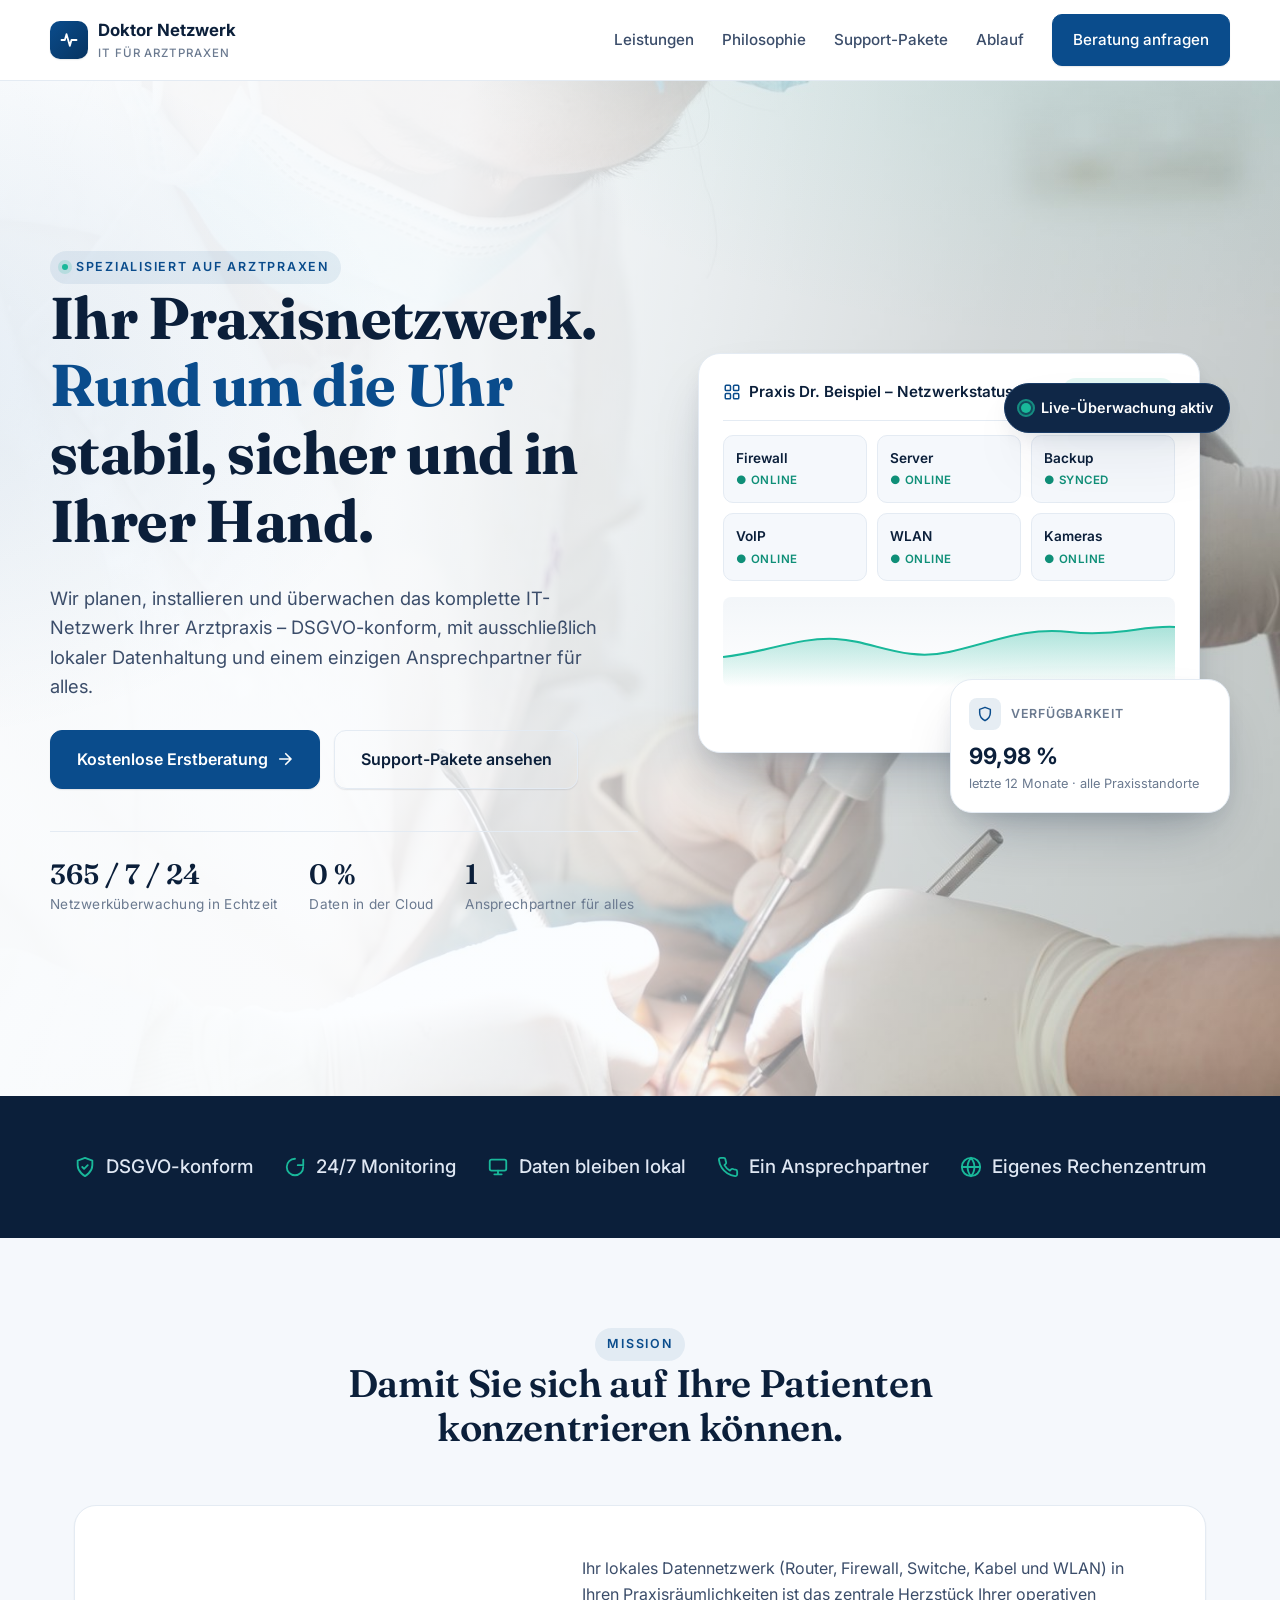
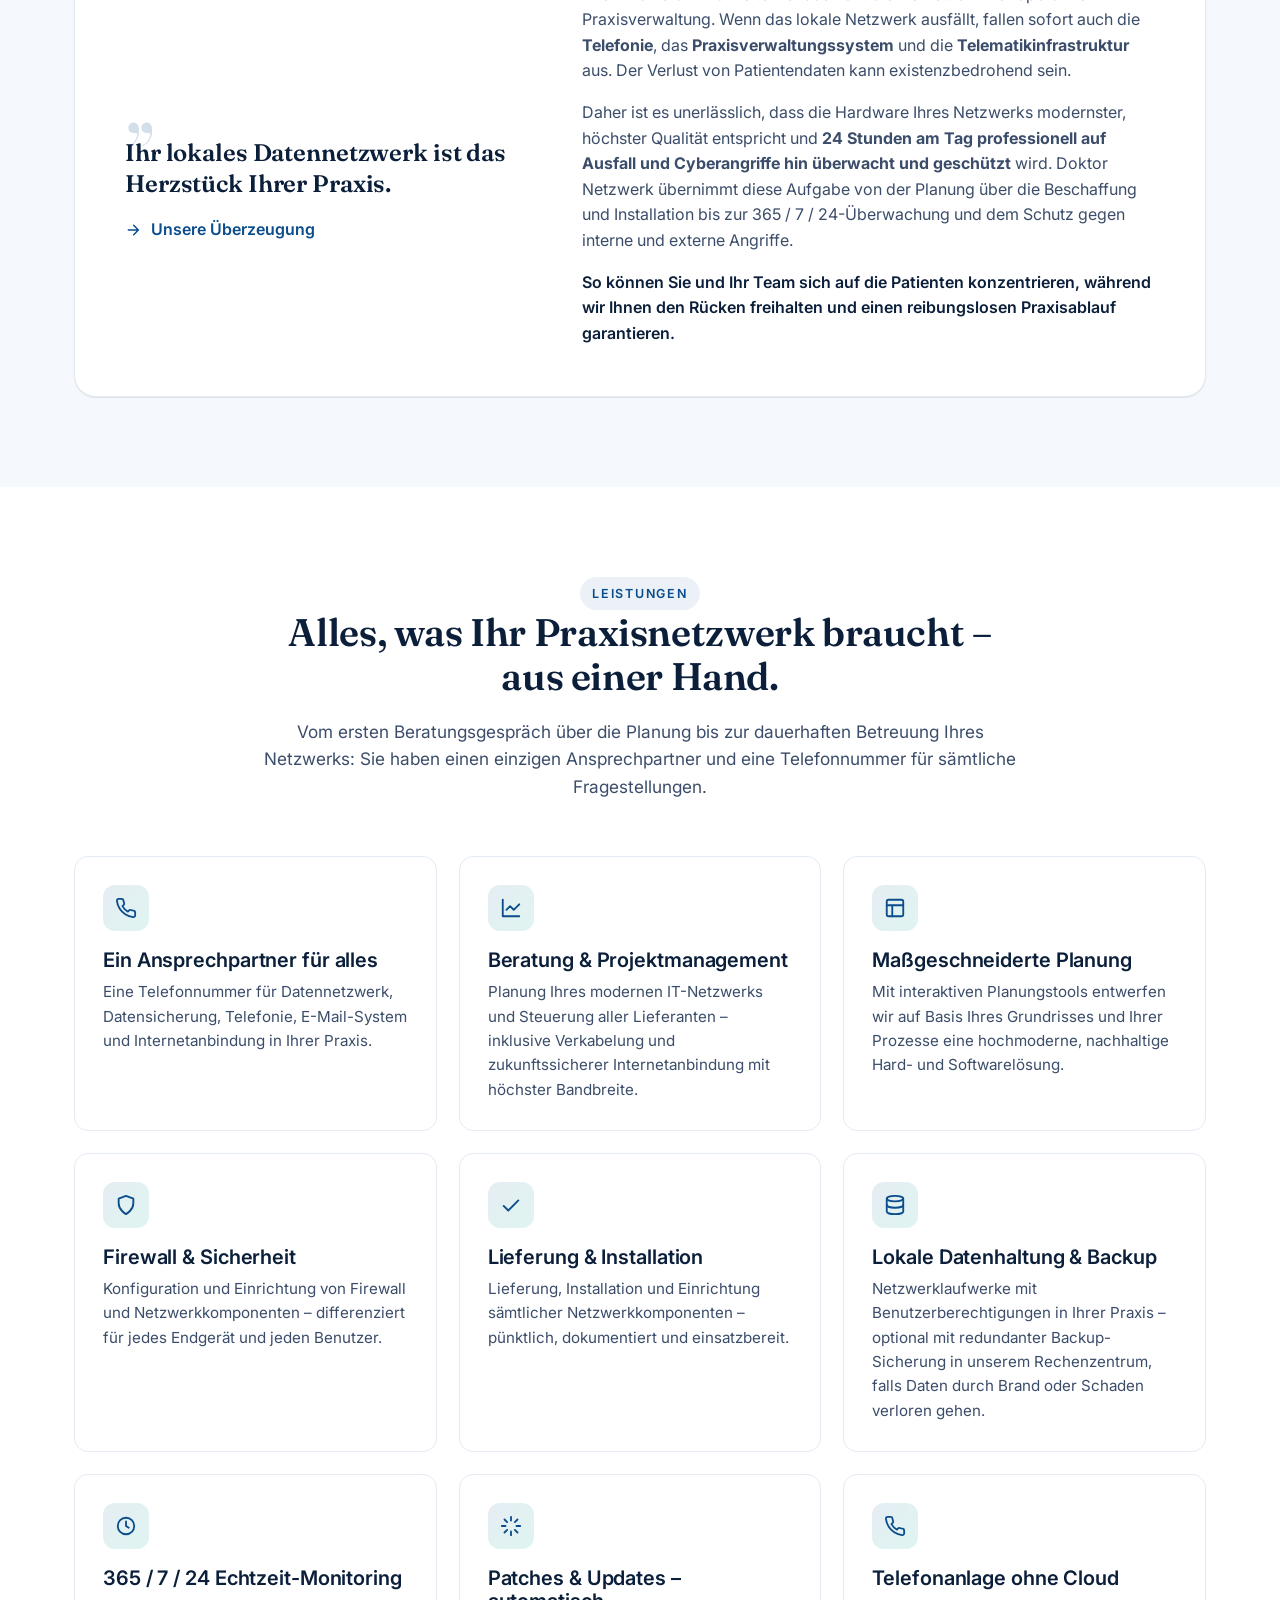
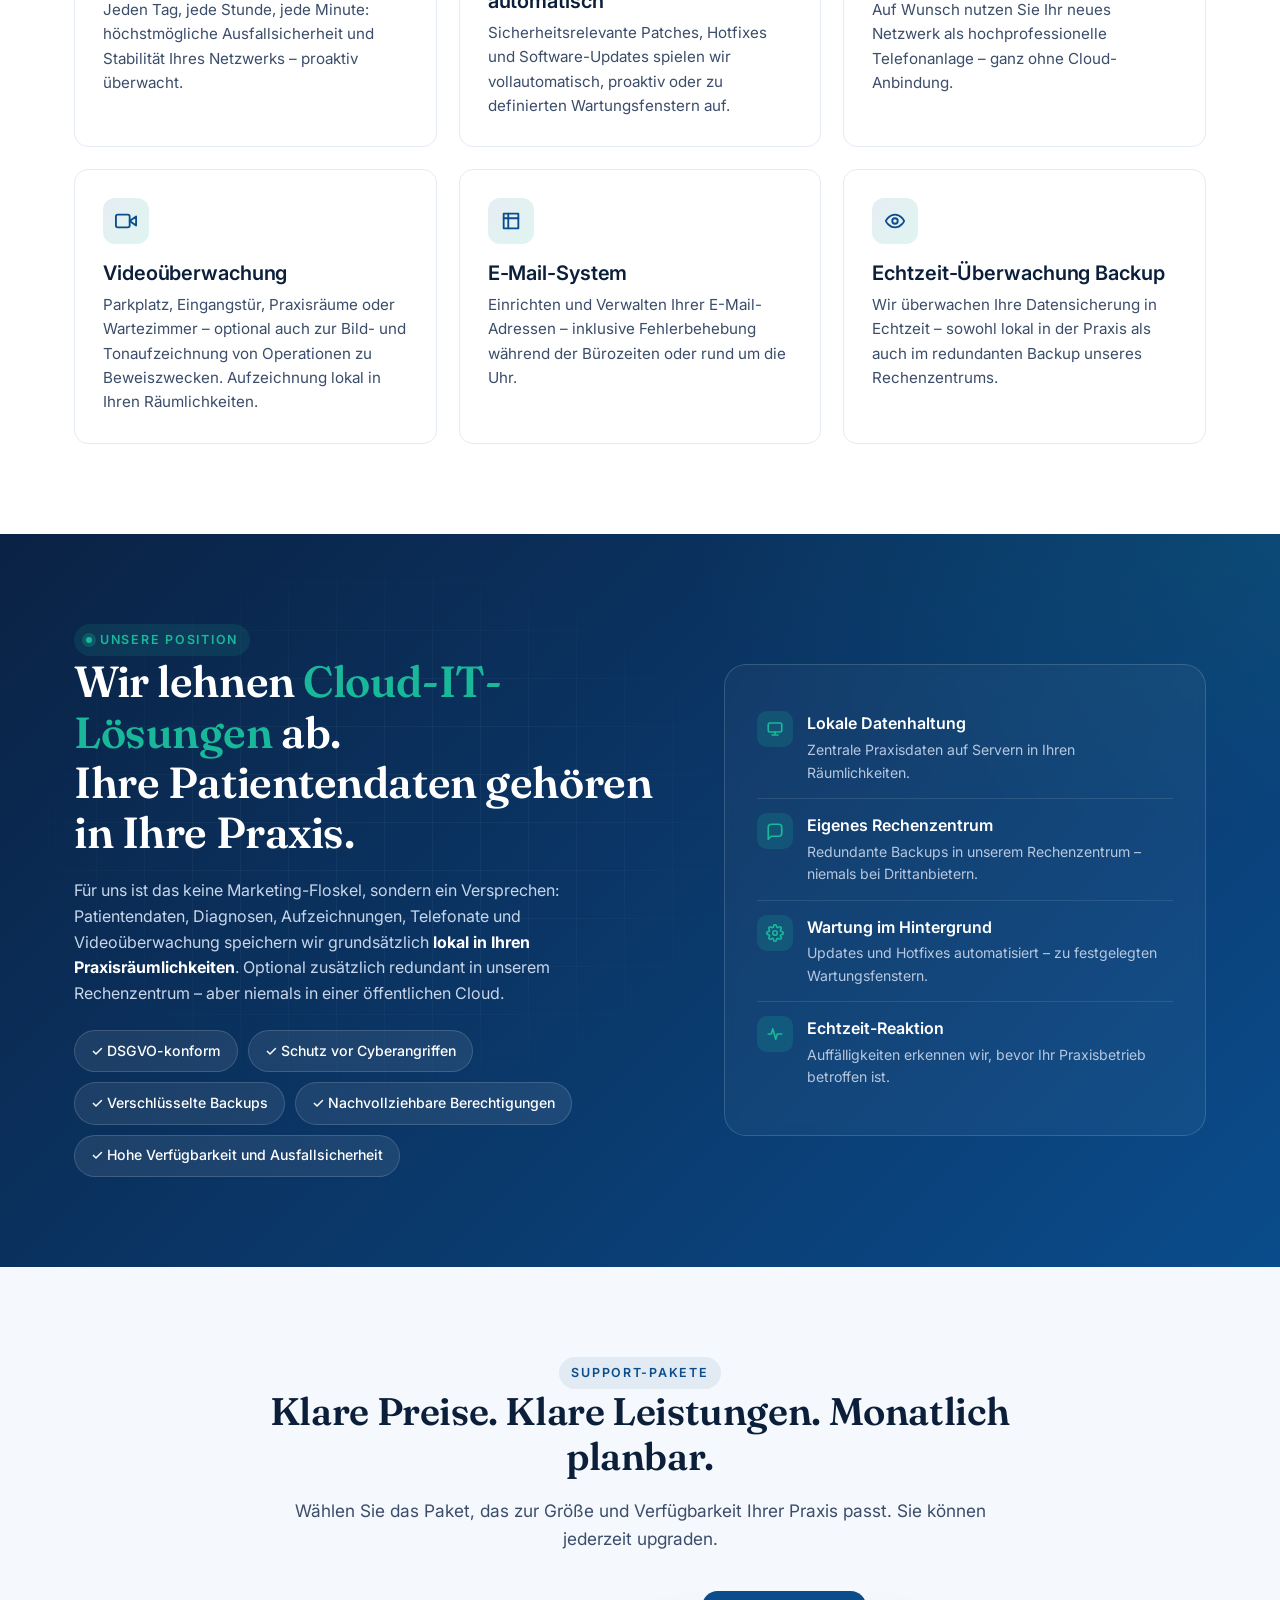
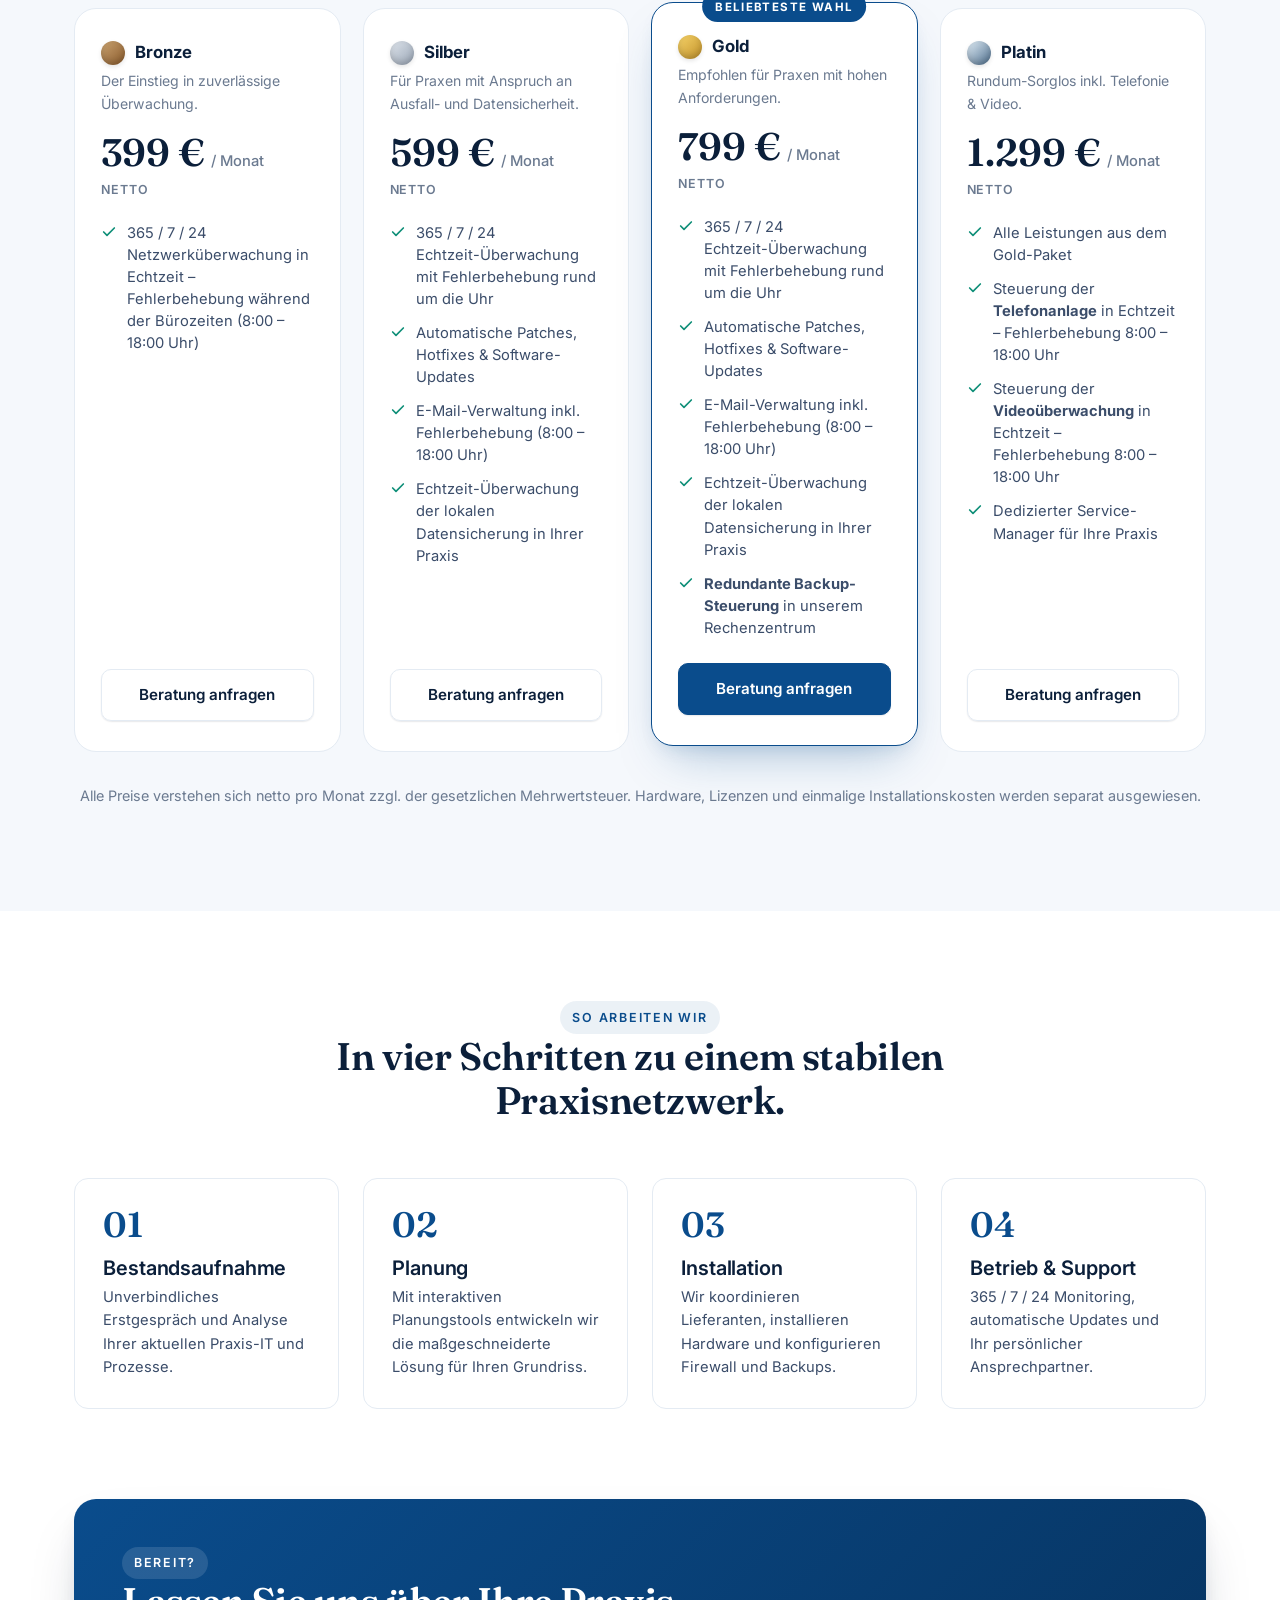
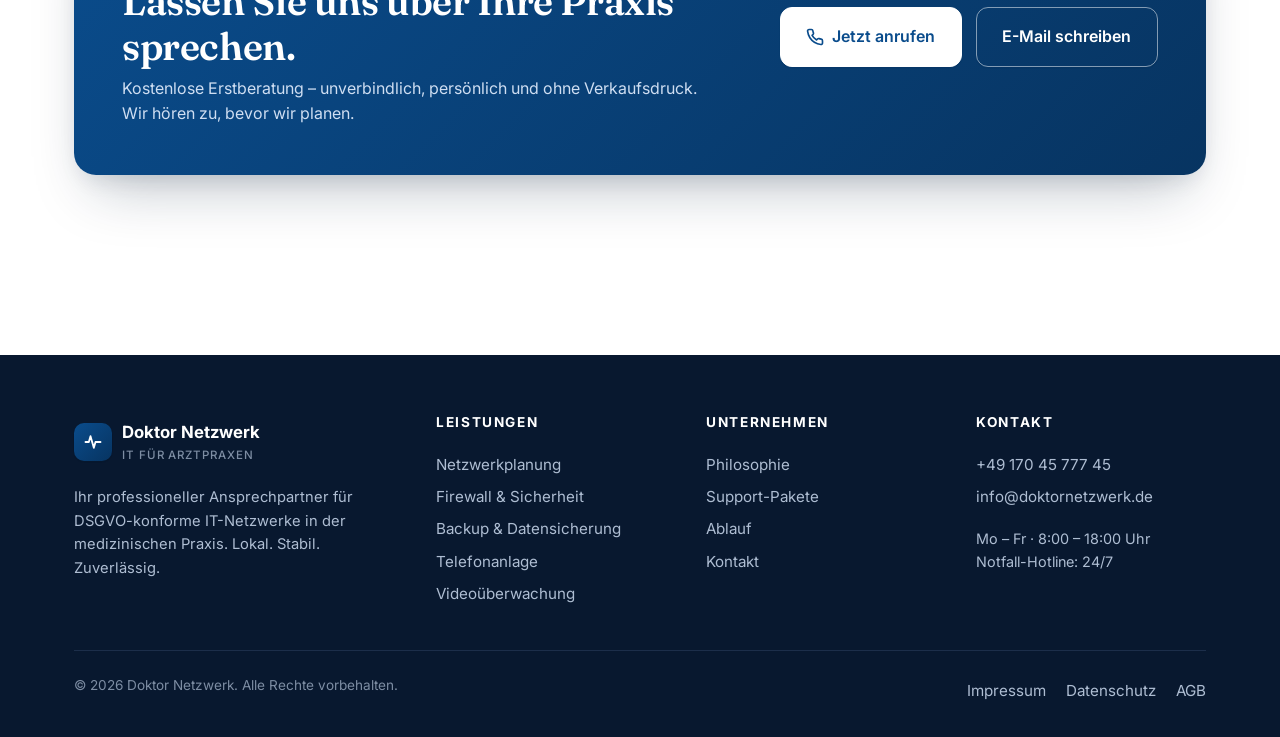
<file: index.html>
<!doctype html>
<html lang="de">
<head>
<meta charset="utf-8" />
<meta name="viewport" content="width=device-width, initial-scale=1" />
<title>Doktor Netzwerk – IT-Infrastruktur für moderne Arztpraxen</title>
<meta name="description" content="Professionelle, DSGVO-konforme IT-Netzwerke für Arztpraxen. 24/7 Überwachung, lokale Datenhaltung, ein Ansprechpartner für alles." />
<link rel="icon" type="image/svg+xml" href="favicon.svg" />
<link rel="preconnect" href="https://fonts.googleapis.com">
<link rel="preconnect" href="https://fonts.gstatic.com" crossorigin>
<link href="https://fonts.googleapis.com/css2?family=Inter:wght@400;500;600;700;800&family=Fraunces:opsz,wght@9..144,500;9..144,600;9..144,700&display=swap" rel="stylesheet">
<style>
  :root{
    --ink:#0b1f3a;
    --ink-2:#11335c;
    --ink-soft:#3b4d6a;
    --muted:#6b7a90;
    --line:#e4ebf3;
    --bg:#f5f8fc;
    --bg-2:#eaf2fb;
    --white:#ffffff;
    --primary:#0a4c8c;       /* clinical deep blue */
    --primary-dark:#073461;
    --accent:#19b89a;         /* medical teal */
    --accent-dark:#0f8f78;
    --warn:#c95a16;
    --shadow-sm: 0 1px 2px rgba(11,31,58,.06), 0 1px 1px rgba(11,31,58,.04);
    --shadow-md: 0 10px 30px -12px rgba(11,31,58,.18), 0 4px 10px -6px rgba(11,31,58,.10);
    --shadow-lg: 0 30px 60px -20px rgba(11,31,58,.28), 0 10px 24px -10px rgba(11,31,58,.16);
    --radius: 14px;
    --radius-lg: 22px;
  }

  *{box-sizing:border-box}
  html{scroll-behavior:smooth}
  body{
    margin:0;
    font-family:'Inter',system-ui,-apple-system,Segoe UI,Roboto,sans-serif;
    color:var(--ink);
    background:var(--white);
    -webkit-font-smoothing:antialiased;
    line-height:1.6;
  }
  h1,h2,h3,h4{font-family:'Fraunces','Inter',serif; color:var(--ink); letter-spacing:-0.01em; line-height:1.15; margin:0 0 .5em}
  h1{font-size:clamp(2.2rem,4.6vw,3.7rem); font-weight:700}
  h2{font-size:clamp(1.7rem,3vw,2.5rem); font-weight:600}
  h3{font-size:1.25rem; font-weight:600; font-family:'Inter',sans-serif; letter-spacing:-0.005em}
  p{margin:0 0 1em; color:var(--ink-soft)}
  a{color:var(--primary); text-decoration:none}
  a:hover{color:var(--primary-dark)}
  .wrap{max-width:1180px; margin:0 auto; padding:0 24px}
  .eyebrow{
    display:inline-flex; align-items:center; gap:.5rem;
    font-size:.78rem; letter-spacing:.14em; text-transform:uppercase;
    font-weight:600; color:var(--primary);
    padding:.4rem .75rem; border-radius:999px;
    background:rgba(10,76,140,.08);
  }
  .eyebrow .dot{width:6px;height:6px;border-radius:50%;background:var(--accent);box-shadow:0 0 0 4px rgba(25,184,154,.18)}

  /* ============ NAV ============ */
  .nav{
    position:sticky; top:0; z-index:50;
    background:rgba(255,255,255,.85);
    backdrop-filter:saturate(180%) blur(14px);
    -webkit-backdrop-filter:saturate(180%) blur(14px);
    border-bottom:1px solid var(--line);
  }
  .nav-inner{display:flex; align-items:center; justify-content:space-between; padding:14px 0}
  .logo{display:flex; align-items:center; gap:10px; font-weight:700; font-size:1.05rem; color:var(--ink)}
  .logo-mark{
    width:38px;height:38px;border-radius:10px;
    background:linear-gradient(135deg,var(--primary),var(--primary-dark));
    display:grid;place-items:center; color:#fff;
    box-shadow:var(--shadow-sm);
  }
  .logo small{display:block; font-weight:500; font-size:.72rem; color:var(--muted); letter-spacing:.08em; text-transform:uppercase}
  .nav-links{display:flex; gap:28px; align-items:center}
  .nav-links a{color:var(--ink-soft); font-weight:500; font-size:.95rem}
  .nav-links a:hover{color:var(--primary)}
  .nav-links a.btn, .nav-links a.btn:hover{color:#fff}
  .btn{
    display:inline-flex; align-items:center; gap:.5rem;
    background:var(--primary); color:#fff;
    padding:.8rem 1.25rem; border-radius:10px; font-weight:600;
    font-size:.95rem; border:1px solid var(--primary);
    transition:transform .15s ease, box-shadow .2s ease, background .2s ease;
    box-shadow:var(--shadow-sm); cursor:pointer;
  }
  .btn:hover{background:var(--primary-dark); border-color:var(--primary-dark); color:#fff; transform:translateY(-1px); box-shadow:var(--shadow-md)}
  .btn.ghost{background:transparent; color:var(--ink); border-color:var(--line)}
  .btn.ghost:hover{background:var(--bg); color:var(--ink); border-color:#cfd9e6}
  .btn.accent{background:var(--accent); border-color:var(--accent)}
  .btn.accent:hover{background:var(--accent-dark); border-color:var(--accent-dark)}
  .btn.lg{padding:1rem 1.6rem; font-size:1rem; border-radius:12px}
  .hamburger{display:none; background:none; border:0; cursor:pointer; padding:8px}
  .hamburger span{display:block; width:22px; height:2px; background:var(--ink); margin:5px 0; border-radius:2px; transition:.2s}

  /* ============ HERO ============ */
  .hero{
    position:relative; overflow:hidden;
    background:
      radial-gradient(1100px 600px at 85% -10%, rgba(25,184,154,.10), transparent 60%),
      radial-gradient(900px 600px at -10% 30%, rgba(10,76,140,.10), transparent 60%),
      linear-gradient(100deg,
        rgba(251,253,255,.97) 0%,
        rgba(251,253,255,.94) 32%,
        rgba(249,252,255,.74) 50%,
        rgba(249,252,255,.40) 72%,
        rgba(249,252,255,.18) 100%),
      url('assets/hero-zahnarzt.jpg');
    background-size:auto, auto, auto, cover;
    background-position:center, center, center, center right;
    background-repeat:no-repeat;
  }
  .hero-inner{display:grid; grid-template-columns:1.05fr .95fr; gap:60px; align-items:center; padding:80px 0 90px}
  .hero h1 span.hl{color:var(--primary); position:relative; white-space:nowrap}
  .hero h1 span.hl::after{
    content:""; position:absolute; left:0; right:0; bottom:.08em; height:.28em;
    background:linear-gradient(90deg, rgba(25,184,154,.35), rgba(25,184,154,.0));
    border-radius:4px; z-index:-1;
  }
  .hero-sub{font-size:1.15rem; max-width:560px; color:var(--ink-soft)}
  .hero-cta{display:flex; gap:14px; flex-wrap:wrap; margin-top:28px}
  .hero-stats{display:flex; gap:32px; margin-top:42px; padding-top:28px; border-top:1px solid var(--line); flex-wrap:wrap}
  .stat .num{font-family:'Fraunces',serif; font-size:1.75rem; font-weight:600; color:var(--ink); line-height:1}
  .stat .lbl{font-size:.85rem; color:var(--muted); margin-top:6px; letter-spacing:.02em}

  /* hero visual */
  .hero-visual{position:relative; min-height:460px}
  .panel{
    position:absolute; background:#fff; border:1px solid var(--line);
    border-radius:var(--radius-lg); box-shadow:var(--shadow-lg); padding:20px;
  }
  .panel.main{top:0; left:0; right:30px; bottom:60px; padding:24px}
  .panel.float{left:auto; right:0; bottom:0; width:280px; padding:18px}
  .panel.badge{
    top:30px; right:0; left:auto; width:auto; padding:12px 16px;
    display:flex; align-items:center; gap:10px; border-radius:999px;
    background:#0f2747; color:#fff; border-color:#1a3c66;
    z-index:2;
  }
  .pulse{width:10px; height:10px; border-radius:50%; background:#19b89a; box-shadow:0 0 0 4px rgba(25,184,154,.25); position:relative}
  .pulse::after{content:""; position:absolute; inset:-4px; border-radius:50%; border:2px solid #19b89a; opacity:.6; animation:ping 1.8s ease-out infinite}
  @keyframes ping{0%{transform:scale(.6); opacity:.7} 80%,100%{transform:scale(1.6); opacity:0}}

  .console-head{display:flex; align-items:center; justify-content:space-between; padding-bottom:14px; border-bottom:1px solid var(--line); margin-bottom:14px}
  .console-head .title{font-weight:600; font-size:.95rem; display:flex; align-items:center; gap:8px}
  .console-head .status{font-size:.75rem; color:var(--accent-dark); background:rgba(25,184,154,.12); padding:4px 10px; border-radius:999px; font-weight:600}
  .nodes{display:grid; grid-template-columns:repeat(3,1fr); gap:10px}
  .node{background:var(--bg); border:1px solid var(--line); border-radius:10px; padding:12px; font-size:.78rem; color:var(--ink-soft)}
  .node .name{font-weight:600; color:var(--ink); font-size:.85rem; margin-bottom:2px}
  .node .ok{color:var(--accent-dark); font-weight:600; font-size:.72rem; letter-spacing:.04em; text-transform:uppercase}
  .node .warn{color:var(--warn); font-weight:600; font-size:.72rem; letter-spacing:.04em; text-transform:uppercase}
  .chart{margin-top:16px; height:90px; position:relative; background:linear-gradient(180deg, rgba(10,76,140,.05), transparent); border-radius:8px; overflow:hidden}
  .chart svg{position:absolute; inset:0; width:100%; height:100%}

  .panel.float .ticket-head{display:flex; align-items:center; gap:10px; margin-bottom:8px}
  .panel.float .ticket-head .ic{width:32px;height:32px;border-radius:8px; background:rgba(10,76,140,.10); display:grid; place-items:center; color:var(--primary)}
  .panel.float .tval{font-weight:700; font-size:1.4rem; color:var(--ink)}
  .panel.float .tlabel{color:var(--muted); font-size:.8rem}

  /* ============ TRUST STRIP ============ */
  .trust{background:var(--ink); color:#dfe7f3; padding:56px 0}
  .trust-inner{display:flex; justify-content:space-between; gap:24px; flex-wrap:wrap; align-items:center}
  .trust .item{display:flex; align-items:center; gap:10px; font-size:1.17rem; font-weight:500}
  .trust .item svg{flex:none}

  /* ============ SECTION ============ */
  section{padding:90px 0}
  .sec-head{max-width:760px; margin:0 auto 56px; text-align:center}
  .sec-head p{font-size:1.08rem}

  /* ============ MISSION ============ */
  .mission{background:var(--bg)}
  .mission .card{
    background:#fff; border:1px solid var(--line); border-radius:var(--radius-lg);
    padding:50px; box-shadow:var(--shadow-sm); display:grid; grid-template-columns:1fr 1.4fr; gap:48px; align-items:center;
  }
  .mission .quote-mark{font-family:'Fraunces',serif; font-size:6rem; line-height:.8; color:var(--primary); opacity:.18}
  .mission .signature{margin-top:18px; display:flex; align-items:center; gap:10px; font-weight:600; color:var(--primary)}
  .mission .signature svg{flex:none}

  /* ============ SERVICES ============ */
  .grid{display:grid; grid-template-columns:repeat(3,1fr); gap:22px}
  .service{
    background:#fff; border:1px solid var(--line); border-radius:var(--radius);
    padding:28px; transition:transform .2s ease, box-shadow .25s ease, border-color .2s;
    display:flex; flex-direction:column;
  }
  .service:hover{transform:translateY(-4px); box-shadow:var(--shadow-md); border-color:#cfdcec}
  .ic-box{
    width:46px; height:46px; border-radius:12px;
    background:linear-gradient(135deg, rgba(10,76,140,.10), rgba(25,184,154,.14));
    color:var(--primary); display:grid; place-items:center; margin-bottom:18px;
  }
  .service h3{margin-bottom:8px}
  .service p{font-size:.95rem; margin:0}

  /* ============ NO CLOUD ============ */
  .nocloud{
    background:
      radial-gradient(1000px 500px at 100% 0%, rgba(25,184,154,.10), transparent 60%),
      linear-gradient(135deg, #0a2244, #0a4c8c);
    color:#e7f0fb; position:relative; overflow:hidden;
  }
  .nocloud::before{
    content:""; position:absolute; inset:0;
    background-image:
      linear-gradient(rgba(255,255,255,.04) 1px, transparent 1px),
      linear-gradient(90deg, rgba(255,255,255,.04) 1px, transparent 1px);
    background-size:48px 48px;
    mask-image: radial-gradient(closest-side at 30% 40%, #000 50%, transparent 100%);
  }
  .nocloud-inner{position:relative; display:grid; grid-template-columns:1.1fr .9fr; gap:60px; align-items:center}
  .nocloud h2{color:#fff; font-size:clamp(1.9rem,3.4vw,2.8rem)}
  .nocloud h2 em{color:var(--accent); font-style:normal}
  .nocloud p{color:#c8d6ea}
  .nocloud .pills{display:flex; flex-wrap:wrap; gap:10px; margin-top:24px}
  .pill{background:rgba(255,255,255,.08); border:1px solid rgba(255,255,255,.15); padding:.55rem 1rem; border-radius:999px; font-size:.88rem; font-weight:500; color:#fff}
  .nocloud-card{
    background:rgba(255,255,255,.04); border:1px solid rgba(255,255,255,.15);
    border-radius:var(--radius-lg); padding:32px; backdrop-filter:blur(6px);
  }
  .nocloud-card .row{display:flex; align-items:flex-start; gap:14px; padding:14px 0; border-bottom:1px solid rgba(255,255,255,.10)}
  .nocloud-card .row:last-child{border-bottom:0}
  .nocloud-card .row .ic{width:36px;height:36px;border-radius:10px; background:rgba(25,184,154,.18); display:grid; place-items:center; color:var(--accent); flex:none}
  .nocloud-card .row .t{font-weight:600; color:#fff}
  .nocloud-card .row .d{font-size:.88rem; color:#b6c7df; margin-top:2px}

  /* ============ PRICING ============ */
  .pricing{background:var(--bg)}
  .price-grid{display:grid; grid-template-columns:repeat(4,1fr); gap:22px; margin-top:14px}
  .tier{
    background:#fff; border:1px solid var(--line); border-radius:var(--radius-lg);
    padding:30px 26px; display:flex; flex-direction:column; position:relative;
    transition:transform .2s ease, box-shadow .25s ease;
  }
  .tier:hover{transform:translateY(-4px); box-shadow:var(--shadow-md)}
  .tier .tier-name{display:flex; align-items:center; gap:10px; font-weight:700; font-size:1.05rem; color:var(--ink); margin-bottom:4px}
  .tier .medal{width:24px;height:24px;border-radius:50%; display:inline-block; box-shadow:inset 0 -3px 6px rgba(0,0,0,.18), 0 2px 4px rgba(0,0,0,.10)}
  .medal.bronze{background:linear-gradient(135deg,#caa472,#8a5a2b)}
  .medal.silver{background:linear-gradient(135deg,#dfe5ec,#9aa6b6)}
  .medal.gold{background:linear-gradient(135deg,#f6d36a,#c2922a)}
  .medal.platinum{background:linear-gradient(135deg,#e2eef7,#4e6f8e)}
  .tier .sub{font-size:.88rem; color:var(--muted); margin-bottom:18px}
  .tier .price{display:flex; align-items:baseline; gap:6px; margin-bottom:6px}
  .tier .price .amount{font-family:'Fraunces',serif; font-size:2.4rem; font-weight:600; color:var(--ink); line-height:1}
  .tier .price .unit{color:var(--muted); font-size:.92rem; font-weight:500}
  .tier .net{font-size:.78rem; color:var(--muted); text-transform:uppercase; letter-spacing:.08em; font-weight:600; margin-bottom:22px}
  .tier ul{list-style:none; padding:0; margin:0 0 24px; display:flex; flex-direction:column; gap:12px; flex:1}
  .tier li{display:flex; gap:10px; font-size:.92rem; color:var(--ink-soft); line-height:1.5}
  .tier li svg{flex:none; margin-top:2px; color:var(--accent-dark)}
  .tier .btn{width:100%; justify-content:center}

  .tier.featured{
    border-color:var(--primary); box-shadow:0 24px 50px -20px rgba(10,76,140,.35), 0 8px 20px -10px rgba(10,76,140,.18);
    transform:translateY(-6px);
  }
  .tier.featured:hover{transform:translateY(-10px)}
  .tier.featured .badge{
    position:absolute; top:-12px; left:50%; transform:translateX(-50%);
    background:var(--primary); color:#fff; font-size:.72rem; font-weight:700;
    letter-spacing:.12em; text-transform:uppercase;
    padding:.4rem .8rem; border-radius:999px; white-space:nowrap;
  }

  .price-note{margin-top:32px; text-align:center; font-size:.9rem; color:var(--muted)}

  /* ============ PROCESS ============ */
  .process-grid{display:grid; grid-template-columns:repeat(4,1fr); gap:24px; margin-top:20px}
  .step{padding:28px; background:#fff; border:1px solid var(--line); border-radius:var(--radius); position:relative}
  .step .n{font-family:'Fraunces',serif; font-size:2.2rem; font-weight:600; color:var(--primary); line-height:1}
  .step h3{margin:14px 0 6px}
  .step p{font-size:.92rem; margin:0}

  /* ============ CTA ============ */
  .cta-band{
    background:linear-gradient(135deg, var(--primary), var(--primary-dark));
    color:#fff; border-radius:var(--radius-lg); padding:48px;
    display:grid; grid-template-columns:1.4fr 1fr; gap:40px; align-items:center;
    box-shadow:var(--shadow-lg);
  }
  .cta-band h2{color:#fff; margin-bottom:8px}
  .cta-band p{color:#cfdef2; margin:0}
  .cta-actions{display:flex; gap:14px; flex-wrap:wrap; justify-content:flex-end}
  .cta-band .btn{background:#fff; color:var(--primary); border-color:#fff}
  .cta-band .btn:hover{background:var(--bg); color:var(--primary-dark); border-color:var(--bg)}
  .cta-band .btn.ghost{background:transparent; color:#fff; border-color:rgba(255,255,255,.5)}
  .cta-band .btn.ghost:hover{background:rgba(255,255,255,.08); color:#fff}

  /* ============ FOOTER ============ */
  footer{background:#08182f; color:#aebdd2; padding:60px 0 30px; margin-top:90px}
  .foot-grid{display:grid; grid-template-columns:1.4fr 1fr 1fr 1fr; gap:40px; margin-bottom:40px}
  footer h4{color:#fff; font-family:'Inter',sans-serif; font-size:.85rem; letter-spacing:.12em; text-transform:uppercase; margin-bottom:18px}
  footer a{color:#aebdd2; display:block; padding:4px 0; font-size:.95rem}
  footer a:hover{color:#fff}
  .foot-bottom{border-top:1px solid #1c2e4a; padding-top:24px; display:flex; justify-content:space-between; gap:20px; flex-wrap:wrap; font-size:.85rem; color:#7d8da3}

  /* ============ RESPONSIVE ============ */
  @media (max-width: 980px){
    .hero-inner{grid-template-columns:1fr; gap:50px}
    .hero-visual{min-height:420px}
    .hero{
      background:
        radial-gradient(1100px 600px at 85% -10%, rgba(25,184,154,.10), transparent 60%),
        radial-gradient(900px 600px at -10% 30%, rgba(10,76,140,.10), transparent 60%),
        linear-gradient(180deg,
          rgba(251,253,255,.97) 0%,
          rgba(251,253,255,.93) 44%,
          rgba(249,252,255,.55) 100%),
        url('assets/hero-zahnarzt.jpg');
      background-size:auto, auto, auto, cover;
      background-position:center, center, center, center bottom;
      background-repeat:no-repeat;
    }
    .nocloud-inner{grid-template-columns:1fr}
    .mission .card{grid-template-columns:1fr; padding:32px; gap:24px}
    .grid{grid-template-columns:repeat(2,1fr)}
    .price-grid{grid-template-columns:repeat(2,1fr)}
    .process-grid{grid-template-columns:repeat(2,1fr)}
    .cta-band{grid-template-columns:1fr; padding:36px; text-align:center}
    .cta-actions{justify-content:center}
    .foot-grid{grid-template-columns:1fr 1fr; gap:30px}
    .tier.featured{transform:none}
    .tier.featured:hover{transform:translateY(-4px)}
  }
  @media (max-width: 640px){
    section{padding:64px 0}
    .nav-links{display:none; position:absolute; top:100%; left:0; right:0; background:#fff; border-bottom:1px solid var(--line); flex-direction:column; padding:18px 24px; gap:14px}
    .nav-links.open{display:flex}
    .nav-links .btn{align-self:flex-start}
    .hamburger{display:block}
    .grid, .price-grid, .process-grid, .foot-grid{grid-template-columns:1fr}
    .mission .card{padding:24px}
  }
</style>
</head>
<body>

<!-- ============ NAV ============ -->
<header class="nav">
  <div class="wrap nav-inner">
    <a href="#" class="logo">
      <div class="logo-mark">
        <svg width="20" height="20" viewBox="0 0 24 24" fill="none" stroke="currentColor" stroke-width="2.2" stroke-linecap="round" stroke-linejoin="round">
          <path d="M3 12h4l2-7 4 14 2-7h6"/>
        </svg>
      </div>
      <div>
        Doktor Netzwerk
        <small>IT für Arztpraxen</small>
      </div>
    </a>
    <nav class="nav-links" id="navLinks">
      <a href="#leistungen">Leistungen</a>
      <a href="#philosophie">Philosophie</a>
      <a href="#pakete">Support-Pakete</a>
      <a href="#ablauf">Ablauf</a>
      <a href="#kontakt" class="btn">Beratung anfragen</a>
    </nav>
    <button class="hamburger" aria-label="Menü öffnen" onclick="document.getElementById('navLinks').classList.toggle('open')">
      <span></span><span></span><span></span>
    </button>
  </div>
</header>

<!-- ============ HERO ============ -->
<section class="hero">
  <div class="wrap hero-inner">
    <div>
      <span class="eyebrow"><span class="dot"></span> Spezialisiert auf Arztpraxen</span>
      <h1>Ihr Praxisnetzwerk. <span class="hl">Rund um die Uhr</span> stabil, sicher und in Ihrer Hand.</h1>
      <p class="hero-sub">
        Wir planen, installieren und überwachen das komplette IT-Netzwerk Ihrer Arztpraxis – DSGVO-konform, mit ausschließlich lokaler Datenhaltung und einem einzigen Ansprechpartner für alles.
      </p>
      <div class="hero-cta">
        <a href="#kontakt" class="btn lg">Kostenlose Erstberatung
          <svg width="18" height="18" viewBox="0 0 24 24" fill="none" stroke="currentColor" stroke-width="2.2" stroke-linecap="round" stroke-linejoin="round"><path d="M5 12h14M13 5l7 7-7 7"/></svg>
        </a>
        <a href="#pakete" class="btn ghost lg">Support-Pakete ansehen</a>
      </div>
      <div class="hero-stats">
        <div class="stat"><div class="num">365 / 7 / 24</div><div class="lbl">Netzwerküberwachung in Echtzeit</div></div>
        <div class="stat"><div class="num">0 %</div><div class="lbl">Daten in der Cloud</div></div>
        <div class="stat"><div class="num">1</div><div class="lbl">Ansprechpartner für alles</div></div>
      </div>
    </div>

    <!-- HERO VISUAL -->
    <div class="hero-visual" aria-hidden="true">
      <div class="panel badge">
        <span class="pulse"></span>
        <span style="font-weight:600;font-size:.9rem">Live-Überwachung aktiv</span>
      </div>
      <div class="panel main">
        <div class="console-head">
          <div class="title">
            <svg width="18" height="18" viewBox="0 0 24 24" fill="none" stroke="#0a4c8c" stroke-width="2" stroke-linecap="round" stroke-linejoin="round"><rect x="3" y="3" width="7" height="7" rx="1.5"/><rect x="14" y="3" width="7" height="7" rx="1.5"/><rect x="3" y="14" width="7" height="7" rx="1.5"/><rect x="14" y="14" width="7" height="7" rx="1.5"/></svg>
            Praxis Dr. Beispiel – Netzwerkstatus
          </div>
          <span class="status">Alle Systeme ok</span>
        </div>
        <div class="nodes">
          <div class="node"><div class="name">Firewall</div><div class="ok">● online</div></div>
          <div class="node"><div class="name">Server</div><div class="ok">● online</div></div>
          <div class="node"><div class="name">Backup</div><div class="ok">● synced</div></div>
          <div class="node"><div class="name">VoIP</div><div class="ok">● online</div></div>
          <div class="node"><div class="name">WLAN</div><div class="ok">● online</div></div>
          <div class="node"><div class="name">Kameras</div><div class="ok">● online</div></div>
        </div>
        <div class="chart">
          <svg viewBox="0 0 300 90" preserveAspectRatio="none">
            <defs>
              <linearGradient id="g1" x1="0" x2="0" y1="0" y2="1">
                <stop offset="0%" stop-color="#19b89a" stop-opacity=".35"/>
                <stop offset="100%" stop-color="#19b89a" stop-opacity="0"/>
              </linearGradient>
            </defs>
            <path d="M0,60 C30,55 50,40 75,42 C100,44 120,65 150,55 C180,45 200,30 230,35 C260,40 280,28 300,30 L300,90 L0,90 Z" fill="url(#g1)"/>
            <path d="M0,60 C30,55 50,40 75,42 C100,44 120,65 150,55 C180,45 200,30 230,35 C260,40 280,28 300,30" stroke="#19b89a" stroke-width="2" fill="none"/>
          </svg>
        </div>
      </div>
      <div class="panel float">
        <div class="ticket-head">
          <div class="ic">
            <svg width="16" height="16" viewBox="0 0 24 24" fill="none" stroke="currentColor" stroke-width="2.2" stroke-linecap="round" stroke-linejoin="round"><path d="M12 22s8-4.5 8-12V5l-8-3-8 3v5c0 7.5 8 12 8 12z"/></svg>
          </div>
          <div>
            <div style="font-size:.78rem;color:var(--muted);font-weight:600;letter-spacing:.06em;text-transform:uppercase">Verfügbarkeit</div>
          </div>
        </div>
        <div class="tval">99,98 %</div>
        <div class="tlabel">letzte 12 Monate · alle Praxisstandorte</div>
      </div>
    </div>
  </div>
</section>

<!-- ============ TRUST STRIP ============ -->
<div class="trust">
  <div class="wrap trust-inner">
    <div class="item">
      <svg width="22" height="22" viewBox="0 0 24 24" fill="none" stroke="#19b89a" stroke-width="2" stroke-linecap="round" stroke-linejoin="round"><path d="M12 22s8-4.5 8-12V5l-8-3-8 3v5c0 7.5 8 12 8 12z"/><path d="m9 12 2 2 4-4"/></svg>
      DSGVO-konform
    </div>
    <div class="item">
      <svg width="22" height="22" viewBox="0 0 24 24" fill="none" stroke="#19b89a" stroke-width="2" stroke-linecap="round" stroke-linejoin="round"><path d="M21 12a9 9 0 1 1-9-9"/><path d="M21 4v6h-6"/></svg>
      24/7 Monitoring
    </div>
    <div class="item">
      <svg width="22" height="22" viewBox="0 0 24 24" fill="none" stroke="#19b89a" stroke-width="2" stroke-linecap="round" stroke-linejoin="round"><rect x="3" y="4" width="18" height="12" rx="2"/><path d="M8 20h8M12 16v4"/></svg>
      Daten bleiben lokal
    </div>
    <div class="item">
      <svg width="22" height="22" viewBox="0 0 24 24" fill="none" stroke="#19b89a" stroke-width="2" stroke-linecap="round" stroke-linejoin="round"><path d="M22 16.92V20a2 2 0 0 1-2.18 2 19.79 19.79 0 0 1-8.63-3.07 19.5 19.5 0 0 1-6-6 19.79 19.79 0 0 1-3.07-8.67A2 2 0 0 1 4.11 2h3.08a2 2 0 0 1 2 1.72c.13.96.37 1.9.72 2.81a2 2 0 0 1-.45 2.11L8.09 9.91a16 16 0 0 0 6 6l1.27-1.27a2 2 0 0 1 2.11-.45c.91.35 1.85.59 2.81.72A2 2 0 0 1 22 16.92z"/></svg>
      Ein Ansprechpartner
    </div>
    <div class="item">
      <svg width="22" height="22" viewBox="0 0 24 24" fill="none" stroke="#19b89a" stroke-width="2" stroke-linecap="round" stroke-linejoin="round"><circle cx="12" cy="12" r="10"/><path d="M2 12h20M12 2a15.3 15.3 0 0 1 0 20M12 2a15.3 15.3 0 0 0 0 20"/></svg>
      Eigenes Rechenzentrum
    </div>
  </div>
</div>

<!-- ============ MISSION ============ -->
<section class="mission" id="philosophie">
  <div class="wrap">
    <div class="sec-head">
      <span class="eyebrow">Mission</span>
      <h2>Damit Sie sich auf Ihre Patienten konzentrieren können.</h2>
    </div>
    <div class="card">
      <div>
        <div class="quote-mark">„</div>
        <h3 style="font-family:'Fraunces',serif; font-size:1.5rem; font-weight:600; line-height:1.3">
          Ihr lokales Datennetzwerk ist das Herzstück Ihrer Praxis.
        </h3>
        <div class="signature">
          <svg width="16" height="16" viewBox="0 0 24 24" fill="none" stroke="currentColor" stroke-width="2.2" stroke-linecap="round" stroke-linejoin="round"><path d="M5 12h14M13 5l7 7-7 7"/></svg>
          Unsere Überzeugung
        </div>
      </div>
      <div>
        <p>
          Ihr lokales Datennetzwerk (Router, Firewall, Switche, Kabel und WLAN) in Ihren Praxisräumlichkeiten ist das zentrale Herzstück Ihrer operativen Praxisverwaltung. Wenn das lokale Netzwerk ausfällt, fallen sofort auch die <strong>Telefonie</strong>, das <strong>Praxisverwaltungssystem</strong> und die <strong>Telematikinfrastruktur</strong> aus. Der Verlust von Patientendaten kann existenzbedrohend sein.
        </p>
        <p>
          Daher ist es unerlässlich, dass die Hardware Ihres Netzwerks modernster, höchster Qualität entspricht und <strong>24 Stunden am Tag professionell auf Ausfall und Cyberangriffe hin überwacht und geschützt</strong> wird. Doktor Netzwerk übernimmt diese Aufgabe von der Planung über die Beschaffung und Installation bis zur 365 / 7 / 24-Überwachung und dem Schutz gegen interne und externe Angriffe.
        </p>
        <p style="margin-bottom:0;color:var(--ink);font-weight:600">
          So können Sie und Ihr Team sich auf die Patienten konzentrieren, während wir Ihnen den Rücken freihalten und einen reibungslosen Praxisablauf garantieren.
        </p>
      </div>
    </div>
  </div>
</section>

<!-- ============ LEISTUNGEN ============ -->
<section id="leistungen">
  <div class="wrap">
    <div class="sec-head">
      <span class="eyebrow">Leistungen</span>
      <h2>Alles, was Ihr Praxisnetzwerk braucht – aus einer Hand.</h2>
      <p>Vom ersten Beratungsgespräch über die Planung bis zur dauerhaften Betreuung Ihres Netzwerks: Sie haben einen einzigen Ansprechpartner und eine Telefonnummer für sämtliche Fragestellungen.</p>
    </div>

    <div class="grid">
      <div class="service">
        <div class="ic-box">
          <svg width="22" height="22" viewBox="0 0 24 24" fill="none" stroke="currentColor" stroke-width="2" stroke-linecap="round" stroke-linejoin="round"><path d="M22 16.92V20a2 2 0 0 1-2.18 2 19.79 19.79 0 0 1-8.63-3.07 19.5 19.5 0 0 1-6-6 19.79 19.79 0 0 1-3.07-8.67A2 2 0 0 1 4.11 2h3.08a2 2 0 0 1 2 1.72c.13.96.37 1.9.72 2.81a2 2 0 0 1-.45 2.11L8.09 9.91a16 16 0 0 0 6 6l1.27-1.27a2 2 0 0 1 2.11-.45c.91.35 1.85.59 2.81.72A2 2 0 0 1 22 16.92z"/></svg>
        </div>
        <h3>Ein Ansprechpartner für alles</h3>
        <p>Eine Telefonnummer für Datennetzwerk, Datensicherung, Telefonie, E-Mail-System und Internetanbindung in Ihrer Praxis.</p>
      </div>

      <div class="service">
        <div class="ic-box">
          <svg width="22" height="22" viewBox="0 0 24 24" fill="none" stroke="currentColor" stroke-width="2" stroke-linecap="round" stroke-linejoin="round"><path d="M3 3v18h18"/><path d="m7 14 4-4 4 4 6-6"/></svg>
        </div>
        <h3>Beratung & Projektmanagement</h3>
        <p>Planung Ihres modernen IT-Netzwerks und Steuerung aller Lieferanten – inklusive Verkabelung und zukunftssicherer Internetanbindung mit höchster Bandbreite.</p>
      </div>

      <div class="service">
        <div class="ic-box">
          <svg width="22" height="22" viewBox="0 0 24 24" fill="none" stroke="currentColor" stroke-width="2" stroke-linecap="round" stroke-linejoin="round"><rect x="3" y="3" width="18" height="18" rx="2"/><path d="M3 9h18M9 21V9"/></svg>
        </div>
        <h3>Maßgeschneiderte Planung</h3>
        <p>Mit interaktiven Planungstools entwerfen wir auf Basis Ihres Grundrisses und Ihrer Prozesse eine hochmoderne, nachhaltige Hard- und Softwarelösung.</p>
      </div>

      <div class="service">
        <div class="ic-box">
          <svg width="22" height="22" viewBox="0 0 24 24" fill="none" stroke="currentColor" stroke-width="2" stroke-linecap="round" stroke-linejoin="round"><path d="M12 22s8-4.5 8-12V5l-8-3-8 3v5c0 7.5 8 12 8 12z"/></svg>
        </div>
        <h3>Firewall & Sicherheit</h3>
        <p>Konfiguration und Einrichtung von Firewall und Netzwerkkomponenten – differenziert für jedes Endgerät und jeden Benutzer.</p>
      </div>

      <div class="service">
        <div class="ic-box">
          <svg width="22" height="22" viewBox="0 0 24 24" fill="none" stroke="currentColor" stroke-width="2" stroke-linecap="round" stroke-linejoin="round"><path d="M20 7 9 18l-5-5"/></svg>
        </div>
        <h3>Lieferung & Installation</h3>
        <p>Lieferung, Installation und Einrichtung sämtlicher Netzwerkkomponenten – pünktlich, dokumentiert und einsatzbereit.</p>
      </div>

      <div class="service">
        <div class="ic-box">
          <svg width="22" height="22" viewBox="0 0 24 24" fill="none" stroke="currentColor" stroke-width="2" stroke-linecap="round" stroke-linejoin="round"><ellipse cx="12" cy="5" rx="9" ry="3"/><path d="M21 12c0 1.66-4 3-9 3s-9-1.34-9-3"/><path d="M3 5v14c0 1.66 4 3 9 3s9-1.34 9-3V5"/></svg>
        </div>
        <h3>Lokale Datenhaltung & Backup</h3>
        <p>Netzwerklaufwerke mit Benutzerberechtigungen in Ihrer Praxis – optional mit redundanter Backup-Sicherung in unserem Rechenzentrum, falls Daten durch Brand oder Schaden verloren gehen.</p>
      </div>

      <div class="service">
        <div class="ic-box">
          <svg width="22" height="22" viewBox="0 0 24 24" fill="none" stroke="currentColor" stroke-width="2" stroke-linecap="round" stroke-linejoin="round"><circle cx="12" cy="12" r="9"/><path d="M12 7v5l3 2"/></svg>
        </div>
        <h3>365 / 7 / 24 Echtzeit-Monitoring</h3>
        <p>Jeden Tag, jede Stunde, jede Minute: höchstmögliche Ausfallsicherheit und Stabilität Ihres Netzwerks – proaktiv überwacht.</p>
      </div>

      <div class="service">
        <div class="ic-box">
          <svg width="22" height="22" viewBox="0 0 24 24" fill="none" stroke="currentColor" stroke-width="2" stroke-linecap="round" stroke-linejoin="round"><path d="M12 2v4M12 18v4M4.93 4.93l2.83 2.83M16.24 16.24l2.83 2.83M2 12h4M18 12h4M4.93 19.07l2.83-2.83M16.24 7.76l2.83-2.83"/></svg>
        </div>
        <h3>Patches & Updates – automatisch</h3>
        <p>Sicherheitsrelevante Patches, Hotfixes und Software-Updates spielen wir vollautomatisch, proaktiv oder zu definierten Wartungsfenstern auf.</p>
      </div>

      <div class="service">
        <div class="ic-box">
          <svg width="22" height="22" viewBox="0 0 24 24" fill="none" stroke="currentColor" stroke-width="2" stroke-linecap="round" stroke-linejoin="round"><path d="M22 16.92V20a2 2 0 0 1-2.18 2 19.79 19.79 0 0 1-8.63-3.07 19.5 19.5 0 0 1-6-6 19.79 19.79 0 0 1-3.07-8.67A2 2 0 0 1 4.11 2h3.08a2 2 0 0 1 2 1.72c.13.96.37 1.9.72 2.81a2 2 0 0 1-.45 2.11L8.09 9.91a16 16 0 0 0 6 6l1.27-1.27a2 2 0 0 1 2.11-.45c.91.35 1.85.59 2.81.72A2 2 0 0 1 22 16.92z"/></svg>
        </div>
        <h3>Telefonanlage ohne Cloud</h3>
        <p>Auf Wunsch nutzen Sie Ihr neues Netzwerk als hochprofessionelle Telefonanlage – ganz ohne Cloud-Anbindung.</p>
      </div>

      <div class="service">
        <div class="ic-box">
          <svg width="22" height="22" viewBox="0 0 24 24" fill="none" stroke="currentColor" stroke-width="2" stroke-linecap="round" stroke-linejoin="round"><path d="M23 7l-7 5 7 5V7z"/><rect x="1" y="5" width="15" height="14" rx="2"/></svg>
        </div>
        <h3>Videoüberwachung</h3>
        <p>Parkplatz, Eingangstür, Praxisräume oder Wartezimmer – optional auch zur Bild- und Tonaufzeichnung von Operationen zu Beweiszwecken. Aufzeichnung lokal in Ihren Räumlichkeiten.</p>
      </div>

      <div class="service">
        <div class="ic-box">
          <svg width="22" height="22" viewBox="0 0 24 24" fill="none" stroke="currentColor" stroke-width="2" stroke-linecap="round" stroke-linejoin="round"><path d="M4 4h16v16H4z"/><path d="M4 9h16M9 4v16"/></svg>
        </div>
        <h3>E-Mail-System</h3>
        <p>Einrichten und Verwalten Ihrer E-Mail-Adressen – inklusive Fehlerbehebung während der Bürozeiten oder rund um die Uhr.</p>
      </div>

      <div class="service">
        <div class="ic-box">
          <svg width="22" height="22" viewBox="0 0 24 24" fill="none" stroke="currentColor" stroke-width="2" stroke-linecap="round" stroke-linejoin="round"><path d="M2 12s3-7 10-7 10 7 10 7-3 7-10 7S2 12 2 12z"/><circle cx="12" cy="12" r="3"/></svg>
        </div>
        <h3>Echtzeit-Überwachung Backup</h3>
        <p>Wir überwachen Ihre Datensicherung in Echtzeit – sowohl lokal in der Praxis als auch im redundanten Backup unseres Rechenzentrums.</p>
      </div>
    </div>
  </div>
</section>

<!-- ============ NO CLOUD ============ -->
<section class="nocloud">
  <div class="wrap nocloud-inner">
    <div>
      <span class="eyebrow" style="color:#19b89a;background:rgba(25,184,154,.12)"><span class="dot" style="background:#19b89a;box-shadow:0 0 0 4px rgba(25,184,154,.25)"></span> Unsere Position</span>
      <h2>Wir lehnen <em>Cloud-IT-Lösungen</em> ab.<br/>Ihre Patientendaten gehören in Ihre Praxis.</h2>
      <p>
        Für uns ist das keine Marketing-Floskel, sondern ein Versprechen: Patientendaten, Diagnosen, Aufzeichnungen, Telefonate und Videoüberwachung speichern wir grundsätzlich <strong style="color:#fff">lokal in Ihren Praxisräumlichkeiten</strong>. Optional zusätzlich redundant in unserem Rechenzentrum – aber niemals in einer öffentlichen Cloud.
      </p>
      <div class="pills">
        <span class="pill">✓ DSGVO-konform</span>
        <span class="pill">✓ Schutz vor Cyberangriffen</span>
        <span class="pill">✓ Verschlüsselte Backups</span>
        <span class="pill">✓ Nachvollziehbare Berechtigungen</span>
        <span class="pill">✓ Hohe Verfügbarkeit und Ausfallsicherheit</span>
      </div>
    </div>
    <div class="nocloud-card">
      <div class="row">
        <div class="ic">
          <svg width="18" height="18" viewBox="0 0 24 24" fill="none" stroke="currentColor" stroke-width="2.2" stroke-linecap="round" stroke-linejoin="round"><rect x="3" y="4" width="18" height="12" rx="2"/><path d="M8 20h8M12 16v4"/></svg>
        </div>
        <div>
          <div class="t">Lokale Datenhaltung</div>
          <div class="d">Zentrale Praxisdaten auf Servern in Ihren Räumlichkeiten.</div>
        </div>
      </div>
      <div class="row">
        <div class="ic">
          <svg width="18" height="18" viewBox="0 0 24 24" fill="none" stroke="currentColor" stroke-width="2.2" stroke-linecap="round" stroke-linejoin="round"><path d="M21 15a4 4 0 0 1-4 4H7l-4 4V7a4 4 0 0 1 4-4h10a4 4 0 0 1 4 4z"/></svg>
        </div>
        <div>
          <div class="t">Eigenes Rechenzentrum</div>
          <div class="d">Redundante Backups in unserem Rechenzentrum – niemals bei Drittanbietern.</div>
        </div>
      </div>
      <div class="row">
        <div class="ic">
          <svg width="18" height="18" viewBox="0 0 24 24" fill="none" stroke="currentColor" stroke-width="2.2" stroke-linecap="round" stroke-linejoin="round"><circle cx="12" cy="12" r="3"/><path d="M19.4 15a1.65 1.65 0 0 0 .33 1.82l.06.06a2 2 0 1 1-2.83 2.83l-.06-.06a1.65 1.65 0 0 0-1.82-.33 1.65 1.65 0 0 0-1 1.51V21a2 2 0 1 1-4 0v-.09a1.65 1.65 0 0 0-1-1.51 1.65 1.65 0 0 0-1.82.33l-.06.06a2 2 0 1 1-2.83-2.83l.06-.06a1.65 1.65 0 0 0 .33-1.82 1.65 1.65 0 0 0-1.51-1H3a2 2 0 1 1 0-4h.09a1.65 1.65 0 0 0 1.51-1 1.65 1.65 0 0 0-.33-1.82l-.06-.06a2 2 0 1 1 2.83-2.83l.06.06a1.65 1.65 0 0 0 1.82.33H9a1.65 1.65 0 0 0 1-1.51V3a2 2 0 1 1 4 0v.09a1.65 1.65 0 0 0 1 1.51 1.65 1.65 0 0 0 1.82-.33l.06-.06a2 2 0 1 1 2.83 2.83l-.06.06a1.65 1.65 0 0 0-.33 1.82V9a1.65 1.65 0 0 0 1.51 1H21a2 2 0 1 1 0 4h-.09a1.65 1.65 0 0 0-1.51 1z"/></svg>
        </div>
        <div>
          <div class="t">Wartung im Hintergrund</div>
          <div class="d">Updates und Hotfixes automatisiert – zu festgelegten Wartungsfenstern.</div>
        </div>
      </div>
      <div class="row">
        <div class="ic">
          <svg width="18" height="18" viewBox="0 0 24 24" fill="none" stroke="currentColor" stroke-width="2.2" stroke-linecap="round" stroke-linejoin="round"><path d="M3 12h4l2-7 4 14 2-7h6"/></svg>
        </div>
        <div>
          <div class="t">Echtzeit-Reaktion</div>
          <div class="d">Auffälligkeiten erkennen wir, bevor Ihr Praxisbetrieb betroffen ist.</div>
        </div>
      </div>
    </div>
  </div>
</section>

<!-- ============ PRICING ============ -->
<section class="pricing" id="pakete">
  <div class="wrap">
    <div class="sec-head">
      <span class="eyebrow">Support-Pakete</span>
      <h2>Klare Preise. Klare Leistungen. Monatlich planbar.</h2>
      <p>Wählen Sie das Paket, das zur Größe und Verfügbarkeit Ihrer Praxis passt. Sie können jederzeit upgraden.</p>
    </div>

    <div class="price-grid">
      <!-- Bronze -->
      <div class="tier">
        <div class="tier-name"><span class="medal bronze"></span> Bronze</div>
        <div class="sub">Der Einstieg in zuverlässige Überwachung.</div>
        <div class="price"><span class="amount">399&thinsp;€</span><span class="unit">/ Monat</span></div>
        <div class="net">netto</div>
        <ul>
          <li>
            <svg width="16" height="16" viewBox="0 0 24 24" fill="none" stroke="currentColor" stroke-width="2.5" stroke-linecap="round" stroke-linejoin="round"><path d="M20 6 9 17l-5-5"/></svg>
            <span>365 / 7 / 24 Netzwerküberwachung in Echtzeit – Fehlerbehebung während der Bürozeiten (8:00 – 18:00 Uhr)</span>
          </li>
        </ul>
        <a href="#kontakt" class="btn ghost">Beratung anfragen</a>
      </div>

      <!-- Silber -->
      <div class="tier">
        <div class="tier-name"><span class="medal silver"></span> Silber</div>
        <div class="sub">Für Praxen mit Anspruch an Ausfall- und Datensicherheit.</div>
        <div class="price"><span class="amount">599&thinsp;€</span><span class="unit">/ Monat</span></div>
        <div class="net">netto</div>
        <ul>
          <li><svg width="16" height="16" viewBox="0 0 24 24" fill="none" stroke="currentColor" stroke-width="2.5" stroke-linecap="round" stroke-linejoin="round"><path d="M20 6 9 17l-5-5"/></svg><span>365 / 7 / 24 Echtzeit-Überwachung mit Fehlerbehebung rund um die Uhr</span></li>
          <li><svg width="16" height="16" viewBox="0 0 24 24" fill="none" stroke="currentColor" stroke-width="2.5" stroke-linecap="round" stroke-linejoin="round"><path d="M20 6 9 17l-5-5"/></svg><span>Automatische Patches, Hotfixes & Software-Updates</span></li>
          <li><svg width="16" height="16" viewBox="0 0 24 24" fill="none" stroke="currentColor" stroke-width="2.5" stroke-linecap="round" stroke-linejoin="round"><path d="M20 6 9 17l-5-5"/></svg><span>E-Mail-Verwaltung inkl. Fehlerbehebung (8:00 – 18:00 Uhr)</span></li>
          <li><svg width="16" height="16" viewBox="0 0 24 24" fill="none" stroke="currentColor" stroke-width="2.5" stroke-linecap="round" stroke-linejoin="round"><path d="M20 6 9 17l-5-5"/></svg><span>Echtzeit-Überwachung der lokalen Datensicherung in Ihrer Praxis</span></li>
        </ul>
        <a href="#kontakt" class="btn ghost">Beratung anfragen</a>
      </div>

      <!-- Gold (Featured) -->
      <div class="tier featured">
        <span class="badge">Beliebteste Wahl</span>
        <div class="tier-name"><span class="medal gold"></span> Gold</div>
        <div class="sub">Empfohlen für Praxen mit hohen Anforderungen.</div>
        <div class="price"><span class="amount">799&thinsp;€</span><span class="unit">/ Monat</span></div>
        <div class="net">netto</div>
        <ul>
          <li><svg width="16" height="16" viewBox="0 0 24 24" fill="none" stroke="currentColor" stroke-width="2.5" stroke-linecap="round" stroke-linejoin="round"><path d="M20 6 9 17l-5-5"/></svg><span>365 / 7 / 24 Echtzeit-Überwachung mit Fehlerbehebung rund um die Uhr</span></li>
          <li><svg width="16" height="16" viewBox="0 0 24 24" fill="none" stroke="currentColor" stroke-width="2.5" stroke-linecap="round" stroke-linejoin="round"><path d="M20 6 9 17l-5-5"/></svg><span>Automatische Patches, Hotfixes & Software-Updates</span></li>
          <li><svg width="16" height="16" viewBox="0 0 24 24" fill="none" stroke="currentColor" stroke-width="2.5" stroke-linecap="round" stroke-linejoin="round"><path d="M20 6 9 17l-5-5"/></svg><span>E-Mail-Verwaltung inkl. Fehlerbehebung (8:00 – 18:00 Uhr)</span></li>
          <li><svg width="16" height="16" viewBox="0 0 24 24" fill="none" stroke="currentColor" stroke-width="2.5" stroke-linecap="round" stroke-linejoin="round"><path d="M20 6 9 17l-5-5"/></svg><span>Echtzeit-Überwachung der lokalen Datensicherung in Ihrer Praxis</span></li>
          <li><svg width="16" height="16" viewBox="0 0 24 24" fill="none" stroke="currentColor" stroke-width="2.5" stroke-linecap="round" stroke-linejoin="round"><path d="M20 6 9 17l-5-5"/></svg><span><strong>Redundante Backup-Steuerung</strong> in unserem Rechenzentrum</span></li>
        </ul>
        <a href="#kontakt" class="btn">Beratung anfragen</a>
      </div>

      <!-- Platin -->
      <div class="tier">
        <div class="tier-name"><span class="medal platinum"></span> Platin</div>
        <div class="sub">Rundum-Sorglos inkl. Telefonie & Video.</div>
        <div class="price"><span class="amount">1.299&thinsp;€</span><span class="unit">/ Monat</span></div>
        <div class="net">netto</div>
        <ul>
          <li><svg width="16" height="16" viewBox="0 0 24 24" fill="none" stroke="currentColor" stroke-width="2.5" stroke-linecap="round" stroke-linejoin="round"><path d="M20 6 9 17l-5-5"/></svg><span>Alle Leistungen aus dem Gold-Paket</span></li>
          <li><svg width="16" height="16" viewBox="0 0 24 24" fill="none" stroke="currentColor" stroke-width="2.5" stroke-linecap="round" stroke-linejoin="round"><path d="M20 6 9 17l-5-5"/></svg><span>Steuerung der <strong>Telefonanlage</strong> in Echtzeit – Fehlerbehebung 8:00 – 18:00 Uhr</span></li>
          <li><svg width="16" height="16" viewBox="0 0 24 24" fill="none" stroke="currentColor" stroke-width="2.5" stroke-linecap="round" stroke-linejoin="round"><path d="M20 6 9 17l-5-5"/></svg><span>Steuerung der <strong>Videoüberwachung</strong> in Echtzeit – Fehlerbehebung 8:00 – 18:00 Uhr</span></li>
          <li><svg width="16" height="16" viewBox="0 0 24 24" fill="none" stroke="currentColor" stroke-width="2.5" stroke-linecap="round" stroke-linejoin="round"><path d="M20 6 9 17l-5-5"/></svg><span>Dedizierter Service-Manager für Ihre Praxis</span></li>
        </ul>
        <a href="#kontakt" class="btn ghost">Beratung anfragen</a>
      </div>
    </div>

    <p class="price-note">Alle Preise verstehen sich netto pro Monat zzgl. der gesetzlichen Mehrwertsteuer. Hardware, Lizenzen und einmalige Installationskosten werden separat ausgewiesen.</p>
  </div>
</section>

<!-- ============ PROCESS ============ -->
<section id="ablauf">
  <div class="wrap">
    <div class="sec-head">
      <span class="eyebrow">So arbeiten wir</span>
      <h2>In vier Schritten zu einem stabilen Praxisnetzwerk.</h2>
    </div>
    <div class="process-grid">
      <div class="step">
        <div class="n">01</div>
        <h3>Bestandsaufnahme</h3>
        <p>Unverbindliches Erstgespräch und Analyse Ihrer aktuellen Praxis-IT und Prozesse.</p>
      </div>
      <div class="step">
        <div class="n">02</div>
        <h3>Planung</h3>
        <p>Mit interaktiven Planungstools entwickeln wir die maßgeschneiderte Lösung für Ihren Grundriss.</p>
      </div>
      <div class="step">
        <div class="n">03</div>
        <h3>Installation</h3>
        <p>Wir koordinieren Lieferanten, installieren Hardware und konfigurieren Firewall und Backups.</p>
      </div>
      <div class="step">
        <div class="n">04</div>
        <h3>Betrieb & Support</h3>
        <p>365 / 7 / 24 Monitoring, automatische Updates und Ihr persönlicher Ansprechpartner.</p>
      </div>
    </div>
  </div>
</section>

<!-- ============ CTA ============ -->
<section id="kontakt" style="padding-top:0">
  <div class="wrap">
    <div class="cta-band">
      <div>
        <span class="eyebrow" style="background:rgba(255,255,255,.12); color:#fff">Bereit?</span>
        <h2>Lassen Sie uns über Ihre Praxis sprechen.</h2>
        <p>Kostenlose Erstberatung – unverbindlich, persönlich und ohne Verkaufsdruck. Wir hören zu, bevor wir planen.</p>
      </div>
      <div class="cta-actions">
        <a href="tel:+491704577745" class="btn lg">
          <svg width="18" height="18" viewBox="0 0 24 24" fill="none" stroke="currentColor" stroke-width="2.2" stroke-linecap="round" stroke-linejoin="round"><path d="M22 16.92V20a2 2 0 0 1-2.18 2 19.79 19.79 0 0 1-8.63-3.07 19.5 19.5 0 0 1-6-6 19.79 19.79 0 0 1-3.07-8.67A2 2 0 0 1 4.11 2h3.08a2 2 0 0 1 2 1.72c.13.96.37 1.9.72 2.81a2 2 0 0 1-.45 2.11L8.09 9.91a16 16 0 0 0 6 6l1.27-1.27a2 2 0 0 1 2.11-.45c.91.35 1.85.59 2.81.72A2 2 0 0 1 22 16.92z"/></svg>
          Jetzt anrufen
        </a>
        <a href="mailto:info@doktornetzwerk.de" class="btn ghost lg">
          E-Mail schreiben
        </a>
      </div>
    </div>
  </div>
</section>

<!-- ============ FOOTER ============ -->
<footer>
  <div class="wrap">
    <div class="foot-grid">
      <div>
        <a href="#" class="logo" style="color:#fff">
          <div class="logo-mark">
            <svg width="20" height="20" viewBox="0 0 24 24" fill="none" stroke="currentColor" stroke-width="2.2" stroke-linecap="round" stroke-linejoin="round"><path d="M3 12h4l2-7 4 14 2-7h6"/></svg>
          </div>
          <div>Doktor Netzwerk<small style="color:#7d8da3">IT für Arztpraxen</small></div>
        </a>
        <p style="color:#aebdd2; margin-top:18px; max-width:300px; font-size:.92rem">
          Ihr professioneller Ansprechpartner für DSGVO-konforme IT-Netzwerke in der medizinischen Praxis. Lokal. Stabil. Zuverlässig.
        </p>
      </div>
      <div>
        <h4>Leistungen</h4>
        <a href="#leistungen">Netzwerkplanung</a>
        <a href="#leistungen">Firewall & Sicherheit</a>
        <a href="#leistungen">Backup & Datensicherung</a>
        <a href="#leistungen">Telefonanlage</a>
        <a href="#leistungen">Videoüberwachung</a>
      </div>
      <div>
        <h4>Unternehmen</h4>
        <a href="#philosophie">Philosophie</a>
        <a href="#pakete">Support-Pakete</a>
        <a href="#ablauf">Ablauf</a>
        <a href="#kontakt">Kontakt</a>
      </div>
      <div>
        <h4>Kontakt</h4>
        <a href="tel:+491704577745">+49 170 45 777 45</a>
        <a href="mailto:info@doktornetzwerk.de">info@doktornetzwerk.de</a>
        <p style="color:#aebdd2; margin-top:14px; font-size:.9rem">Mo – Fr · 8:00 – 18:00 Uhr<br/>Notfall-Hotline: 24/7</p>
      </div>
    </div>
    <div class="foot-bottom">
      <div>© <span id="yr"></span> Doktor Netzwerk. Alle Rechte vorbehalten.</div>
      <div style="display:flex; gap:20px">
        <a href="impressum.html">Impressum</a>
        <a href="datenschutz.html">Datenschutz</a>
        <a href="agb.html">AGB</a>
      </div>
    </div>
  </div>
</footer>

<script>
  document.getElementById('yr').textContent = new Date().getFullYear();
  // close mobile nav on link click
  document.querySelectorAll('#navLinks a').forEach(a => a.addEventListener('click', () => {
    document.getElementById('navLinks').classList.remove('open');
  }));
</script>
</body>
</html>
</file>
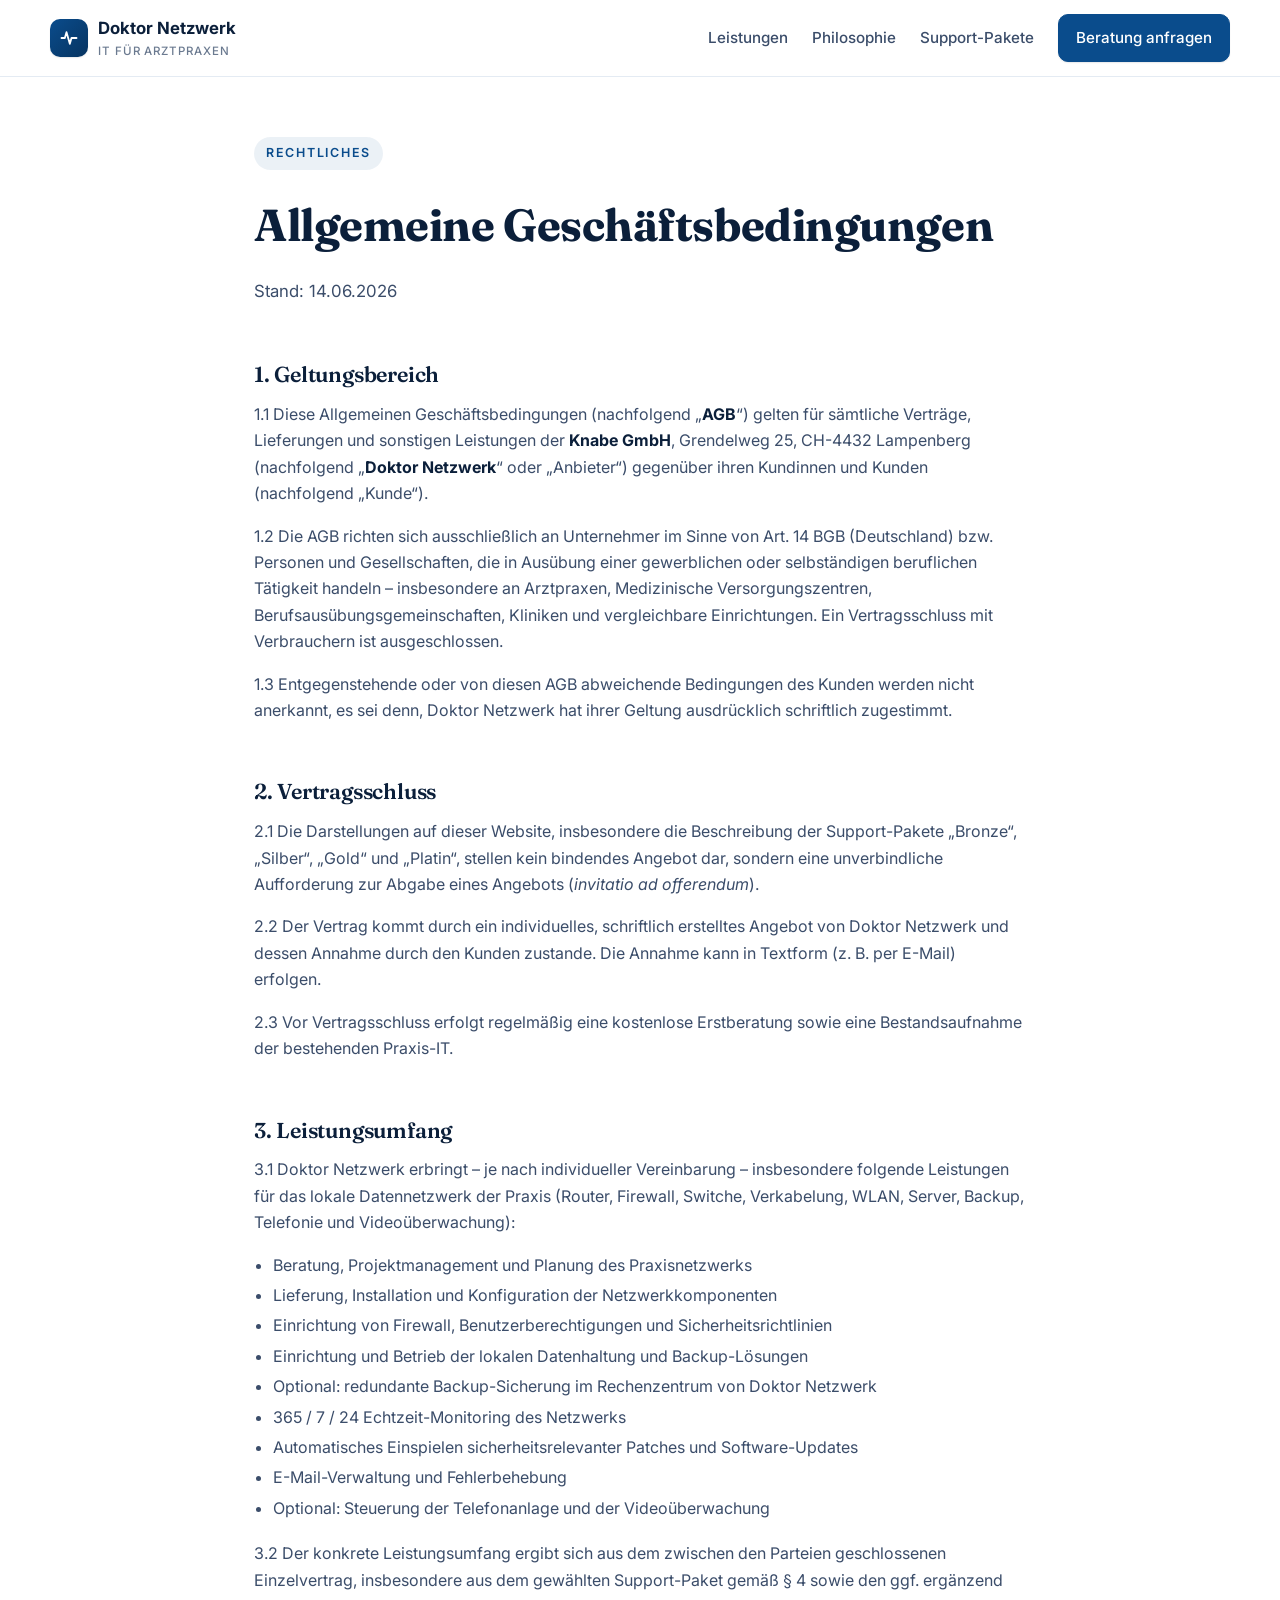
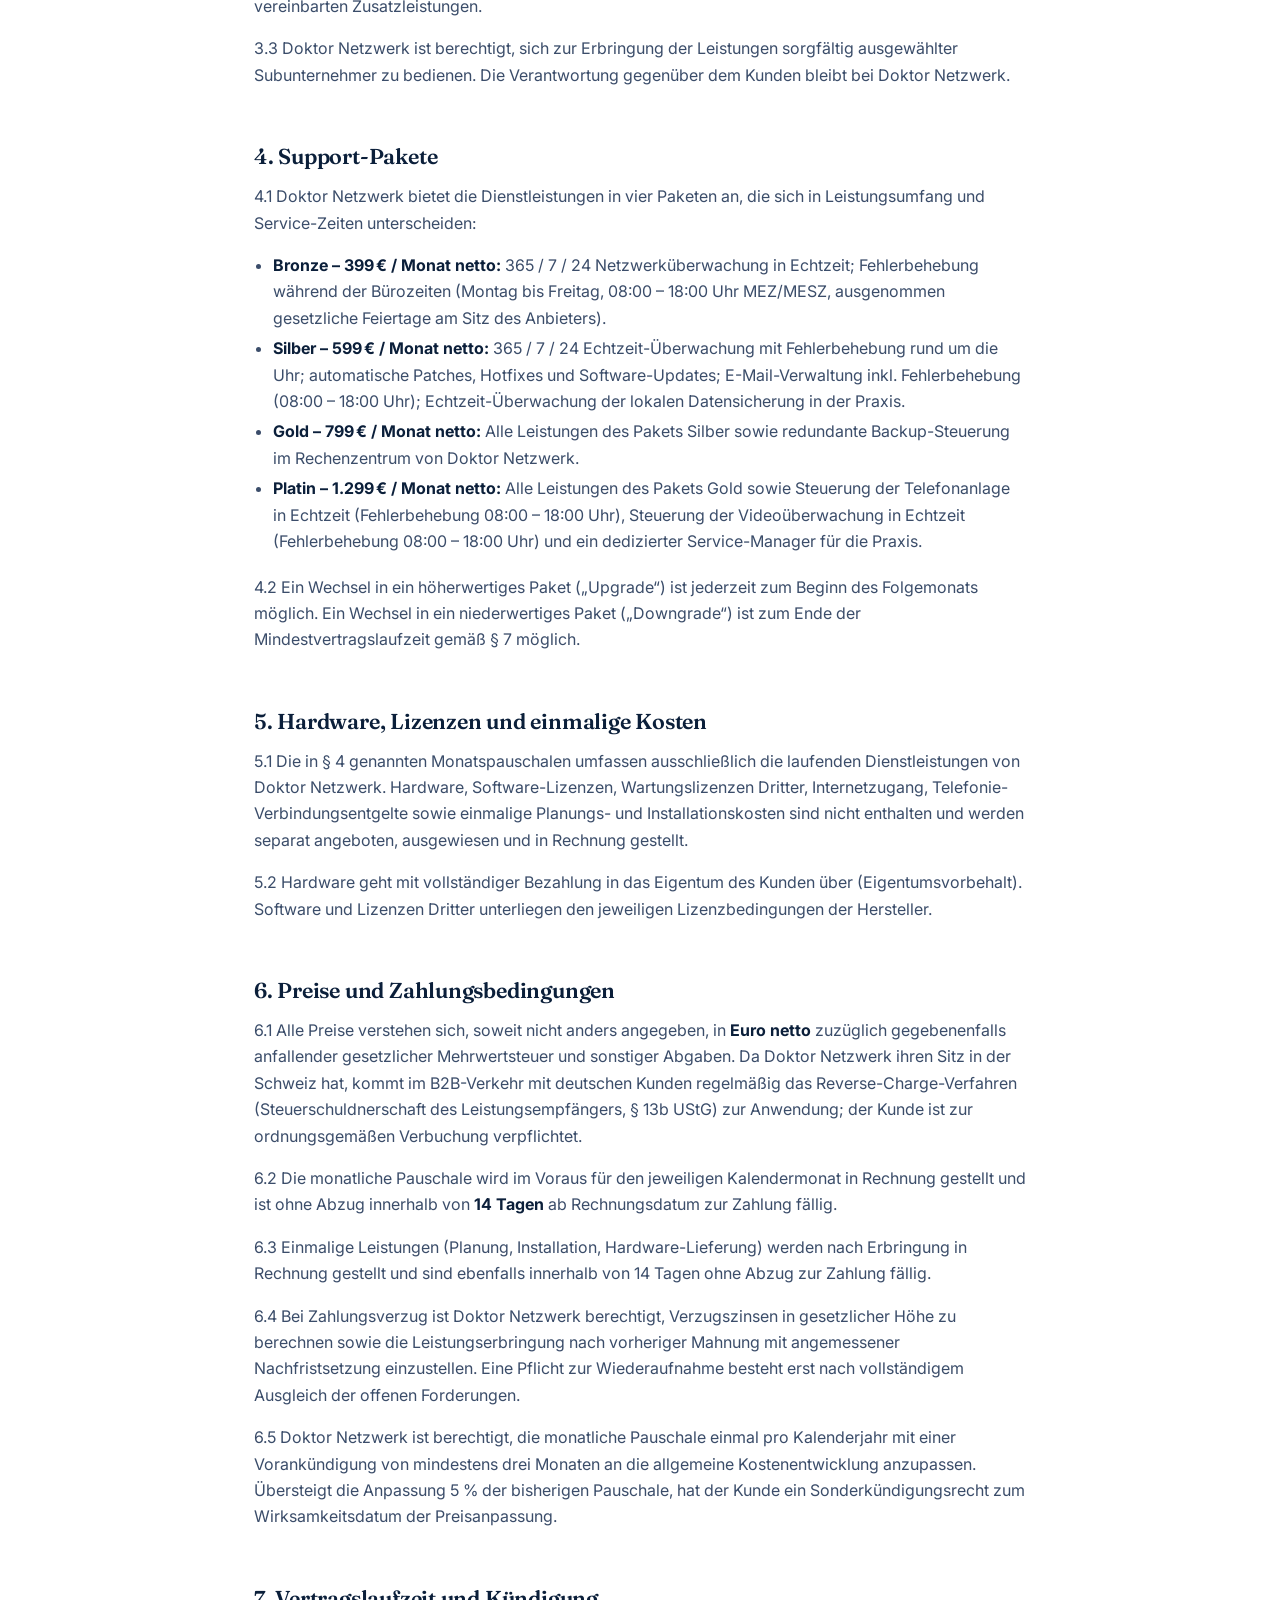
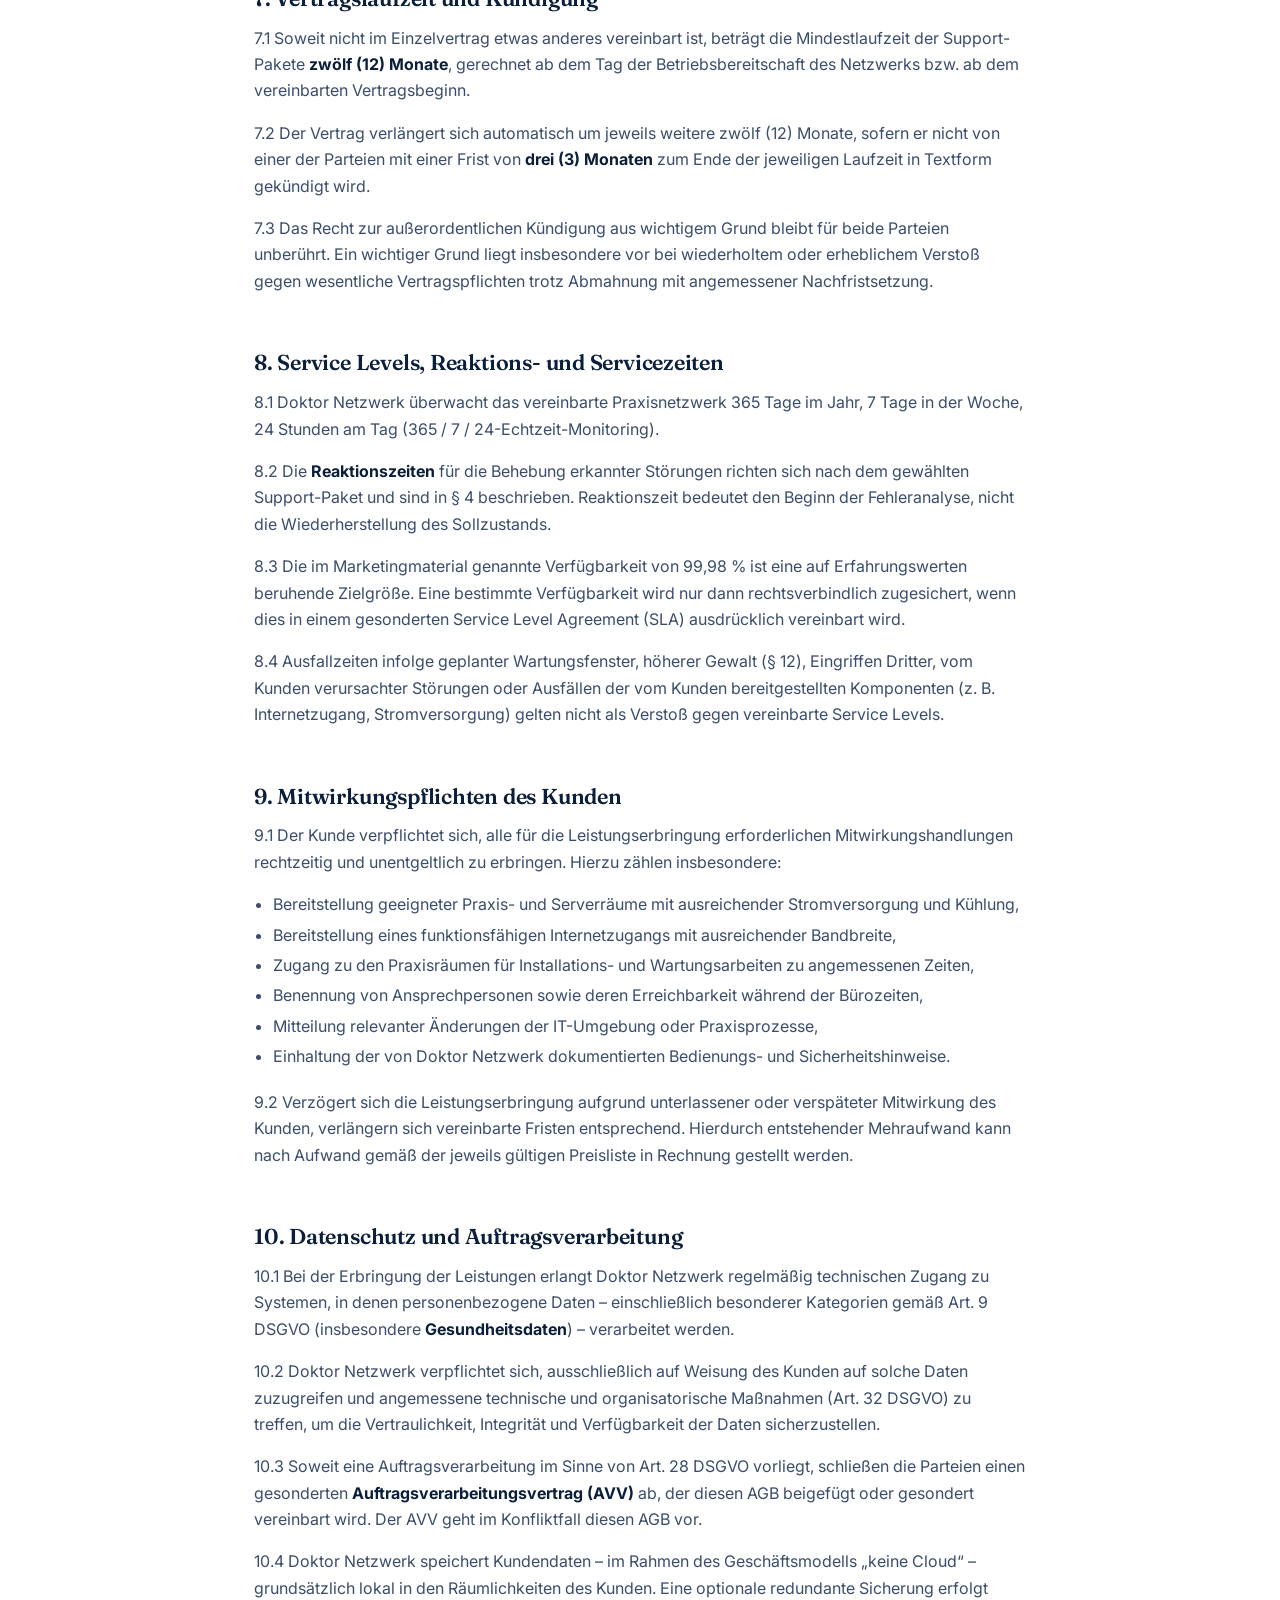
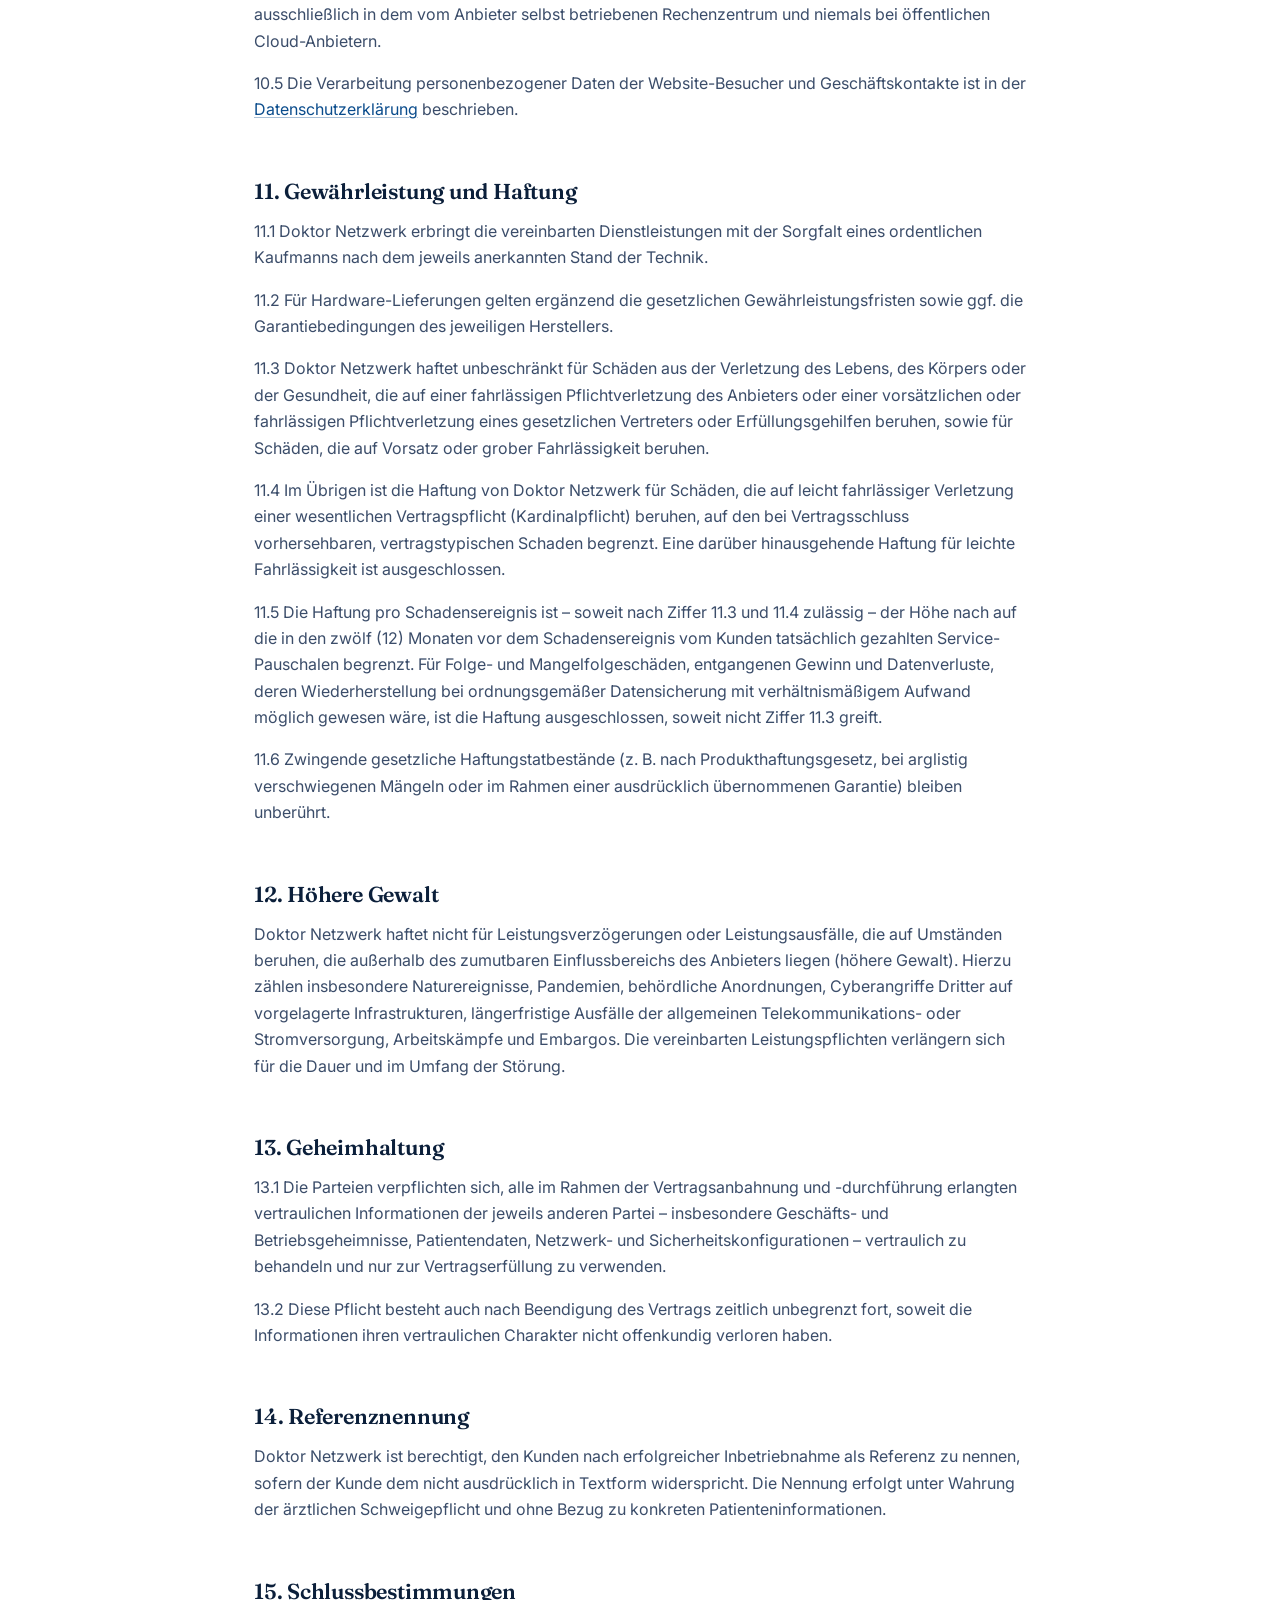
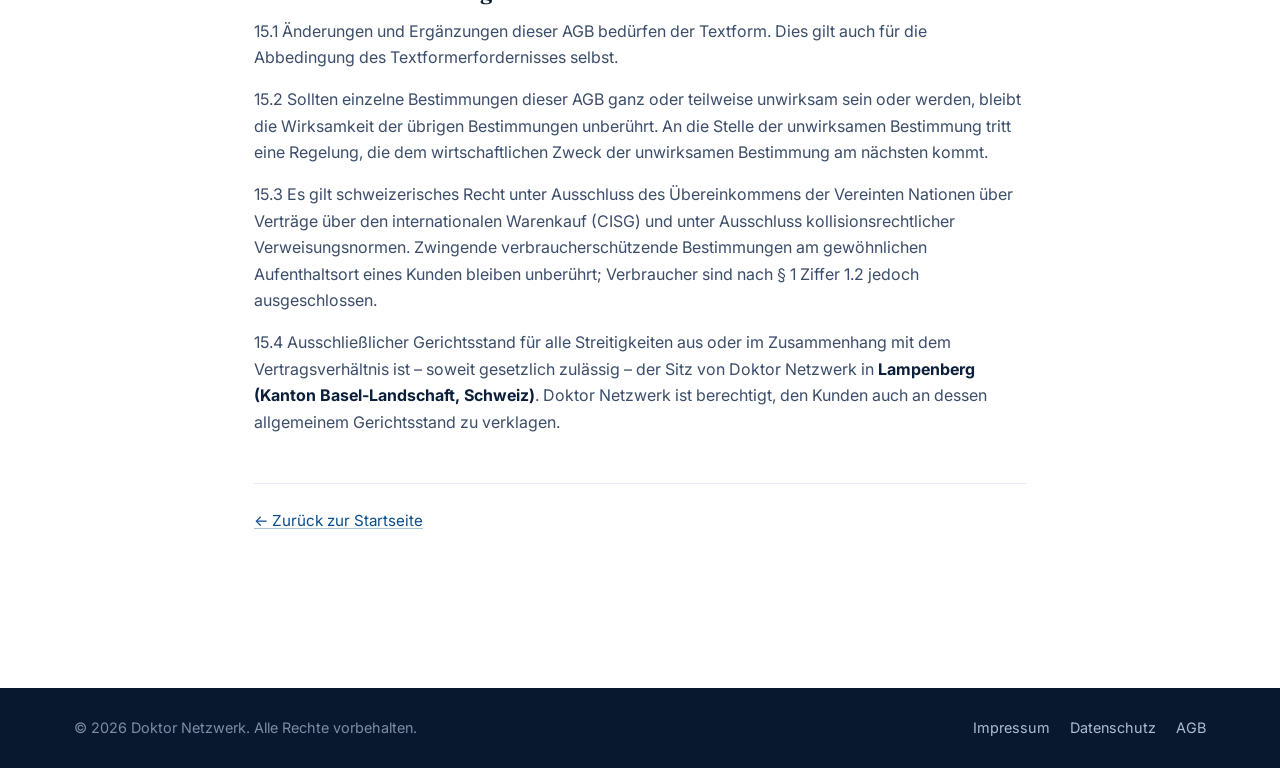
<file: agb.html>
<!doctype html>
<html lang="de">
<head>
<meta charset="utf-8" />
<meta name="viewport" content="width=device-width, initial-scale=1" />
<title>Allgemeine Geschäftsbedingungen – Doktor Netzwerk</title>
<meta name="description" content="Allgemeine Geschäftsbedingungen (AGB) der Knabe GmbH für die Dienstleistungen unter der Marke Doktor Netzwerk." />
<meta name="robots" content="noindex, follow" />
<link rel="icon" type="image/svg+xml" href="favicon.svg" />
<link rel="preconnect" href="https://fonts.googleapis.com">
<link rel="preconnect" href="https://fonts.gstatic.com" crossorigin>
<link href="https://fonts.googleapis.com/css2?family=Inter:wght@400;500;600;700;800&family=Fraunces:opsz,wght@9..144,500;9..144,600;9..144,700&display=swap" rel="stylesheet">
<link rel="stylesheet" href="legal.css" />
</head>
<body>

<!-- ============ NAV ============ -->
<header class="nav">
  <div class="wrap nav-inner">
    <a href="index.html" class="logo">
      <div class="logo-mark">
        <svg width="20" height="20" viewBox="0 0 24 24" fill="none" stroke="currentColor" stroke-width="2.2" stroke-linecap="round" stroke-linejoin="round">
          <path d="M3 12h4l2-7 4 14 2-7h6"/>
        </svg>
      </div>
      <div>
        Doktor Netzwerk
        <small>IT für Arztpraxen</small>
      </div>
    </a>
    <nav class="nav-links">
      <a href="index.html#leistungen">Leistungen</a>
      <a href="index.html#philosophie">Philosophie</a>
      <a href="index.html#pakete">Support-Pakete</a>
      <a href="index.html#kontakt" class="btn">Beratung anfragen</a>
    </nav>
  </div>
</header>

<!-- ============ CONTENT ============ -->
<main class="legal">
  <div class="wrap">

    <span class="eyebrow">Rechtliches</span>
    <h1>Allgemeine Geschäftsbedingungen</h1>
    <p class="lead">Stand: 14.06.2026</p>

    <h2>1. Geltungsbereich</h2>
    <p>
      1.1 Diese Allgemeinen Geschäftsbedingungen (nachfolgend „<strong>AGB</strong>“) gelten für sämtliche
      Verträge, Lieferungen und sonstigen Leistungen der <strong>Knabe GmbH</strong>, Grendelweg 25, CH-4432
      Lampenberg (nachfolgend „<strong>Doktor Netzwerk</strong>“ oder „Anbieter“) gegenüber ihren
      Kundinnen und Kunden (nachfolgend „Kunde“).
    </p>
    <p>
      1.2 Die AGB richten sich ausschließlich an Unternehmer im Sinne von Art. 14 BGB (Deutschland) bzw. Personen
      und Gesellschaften, die in Ausübung einer gewerblichen oder selbständigen beruflichen Tätigkeit handeln –
      insbesondere an Arztpraxen, Medizinische Versorgungszentren, Berufsausübungsgemeinschaften, Kliniken und
      vergleichbare Einrichtungen. Ein Vertragsschluss mit Verbrauchern ist ausgeschlossen.
    </p>
    <p>
      1.3 Entgegenstehende oder von diesen AGB abweichende Bedingungen des Kunden werden nicht anerkannt, es sei denn,
      Doktor Netzwerk hat ihrer Geltung ausdrücklich schriftlich zugestimmt.
    </p>

    <h2>2. Vertragsschluss</h2>
    <p>
      2.1 Die Darstellungen auf dieser Website, insbesondere die Beschreibung der Support-Pakete „Bronze“, „Silber“,
      „Gold“ und „Platin“, stellen kein bindendes Angebot dar, sondern eine unverbindliche Aufforderung zur Abgabe
      eines Angebots (<em>invitatio ad offerendum</em>).
    </p>
    <p>
      2.2 Der Vertrag kommt durch ein individuelles, schriftlich erstelltes Angebot von Doktor Netzwerk und dessen
      Annahme durch den Kunden zustande. Die Annahme kann in Textform (z. B. per E-Mail) erfolgen.
    </p>
    <p>
      2.3 Vor Vertragsschluss erfolgt regelmäßig eine kostenlose Erstberatung sowie eine Bestandsaufnahme der
      bestehenden Praxis-IT.
    </p>

    <h2>3. Leistungsumfang</h2>
    <p>
      3.1 Doktor Netzwerk erbringt – je nach individueller Vereinbarung – insbesondere folgende Leistungen für das
      lokale Datennetzwerk der Praxis (Router, Firewall, Switche, Verkabelung, WLAN, Server, Backup, Telefonie und
      Videoüberwachung):
    </p>
    <ul>
      <li>Beratung, Projektmanagement und Planung des Praxisnetzwerks</li>
      <li>Lieferung, Installation und Konfiguration der Netzwerkkomponenten</li>
      <li>Einrichtung von Firewall, Benutzerberechtigungen und Sicherheitsrichtlinien</li>
      <li>Einrichtung und Betrieb der lokalen Datenhaltung und Backup-Lösungen</li>
      <li>Optional: redundante Backup-Sicherung im Rechenzentrum von Doktor Netzwerk</li>
      <li>365 / 7 / 24 Echtzeit-Monitoring des Netzwerks</li>
      <li>Automatisches Einspielen sicherheitsrelevanter Patches und Software-Updates</li>
      <li>E-Mail-Verwaltung und Fehlerbehebung</li>
      <li>Optional: Steuerung der Telefonanlage und der Videoüberwachung</li>
    </ul>
    <p>
      3.2 Der konkrete Leistungsumfang ergibt sich aus dem zwischen den Parteien geschlossenen Einzelvertrag,
      insbesondere aus dem gewählten Support-Paket gemäß § 4 sowie den ggf. ergänzend vereinbarten Zusatzleistungen.
    </p>
    <p>
      3.3 Doktor Netzwerk ist berechtigt, sich zur Erbringung der Leistungen sorgfältig ausgewählter Subunternehmer
      zu bedienen. Die Verantwortung gegenüber dem Kunden bleibt bei Doktor Netzwerk.
    </p>

    <h2>4. Support-Pakete</h2>
    <p>
      4.1 Doktor Netzwerk bietet die Dienstleistungen in vier Paketen an, die sich in Leistungsumfang und
      Service-Zeiten unterscheiden:
    </p>
    <ul>
      <li>
        <strong>Bronze – 399&thinsp;€ / Monat netto:</strong>
        365 / 7 / 24 Netzwerküberwachung in Echtzeit; Fehlerbehebung während der Bürozeiten (Montag bis Freitag,
        08:00 – 18:00 Uhr MEZ/MESZ, ausgenommen gesetzliche Feiertage am Sitz des Anbieters).
      </li>
      <li>
        <strong>Silber – 599&thinsp;€ / Monat netto:</strong>
        365 / 7 / 24 Echtzeit-Überwachung mit Fehlerbehebung rund um die Uhr; automatische Patches, Hotfixes und
        Software-Updates; E-Mail-Verwaltung inkl. Fehlerbehebung (08:00 – 18:00 Uhr); Echtzeit-Überwachung der
        lokalen Datensicherung in der Praxis.
      </li>
      <li>
        <strong>Gold – 799&thinsp;€ / Monat netto:</strong>
        Alle Leistungen des Pakets Silber sowie redundante Backup-Steuerung im Rechenzentrum von Doktor Netzwerk.
      </li>
      <li>
        <strong>Platin – 1.299&thinsp;€ / Monat netto:</strong>
        Alle Leistungen des Pakets Gold sowie Steuerung der Telefonanlage in Echtzeit (Fehlerbehebung 08:00 – 18:00
        Uhr), Steuerung der Videoüberwachung in Echtzeit (Fehlerbehebung 08:00 – 18:00 Uhr) und ein dedizierter
        Service-Manager für die Praxis.
      </li>
    </ul>
    <p>
      4.2 Ein Wechsel in ein höherwertiges Paket („Upgrade“) ist jederzeit zum Beginn des Folgemonats möglich.
      Ein Wechsel in ein niederwertiges Paket („Downgrade“) ist zum Ende der Mindestvertragslaufzeit gemäß § 7
      möglich.
    </p>

    <h2>5. Hardware, Lizenzen und einmalige Kosten</h2>
    <p>
      5.1 Die in § 4 genannten Monatspauschalen umfassen ausschließlich die laufenden Dienstleistungen von Doktor
      Netzwerk. Hardware, Software-Lizenzen, Wartungslizenzen Dritter, Internetzugang, Telefonie-Verbindungsentgelte
      sowie einmalige Planungs- und Installationskosten sind nicht enthalten und werden separat angeboten,
      ausgewiesen und in Rechnung gestellt.
    </p>
    <p>
      5.2 Hardware geht mit vollständiger Bezahlung in das Eigentum des Kunden über (Eigentumsvorbehalt). Software
      und Lizenzen Dritter unterliegen den jeweiligen Lizenzbedingungen der Hersteller.
    </p>

    <h2>6. Preise und Zahlungsbedingungen</h2>
    <p>
      6.1 Alle Preise verstehen sich, soweit nicht anders angegeben, in <strong>Euro netto</strong> zuzüglich
      gegebenenfalls anfallender gesetzlicher Mehrwertsteuer und sonstiger Abgaben. Da Doktor Netzwerk ihren Sitz
      in der Schweiz hat, kommt im B2B-Verkehr mit deutschen Kunden regelmäßig das Reverse-Charge-Verfahren
      (Steuerschuldnerschaft des Leistungsempfängers, § 13b UStG) zur Anwendung; der Kunde ist zur ordnungsgemäßen
      Verbuchung verpflichtet.
    </p>
    <p>
      6.2 Die monatliche Pauschale wird im Voraus für den jeweiligen Kalendermonat in Rechnung gestellt und ist
      ohne Abzug innerhalb von <strong>14 Tagen</strong> ab Rechnungsdatum zur Zahlung fällig.
    </p>
    <p>
      6.3 Einmalige Leistungen (Planung, Installation, Hardware-Lieferung) werden nach Erbringung in Rechnung
      gestellt und sind ebenfalls innerhalb von 14 Tagen ohne Abzug zur Zahlung fällig.
    </p>
    <p>
      6.4 Bei Zahlungsverzug ist Doktor Netzwerk berechtigt, Verzugszinsen in gesetzlicher Höhe zu berechnen sowie
      die Leistungserbringung nach vorheriger Mahnung mit angemessener Nachfristsetzung einzustellen. Eine Pflicht
      zur Wiederaufnahme besteht erst nach vollständigem Ausgleich der offenen Forderungen.
    </p>
    <p>
      6.5 Doktor Netzwerk ist berechtigt, die monatliche Pauschale einmal pro Kalenderjahr mit einer Vorankündigung
      von mindestens drei Monaten an die allgemeine Kostenentwicklung anzupassen. Übersteigt die Anpassung 5 % der
      bisherigen Pauschale, hat der Kunde ein Sonderkündigungsrecht zum Wirksamkeitsdatum der Preisanpassung.
    </p>

    <h2>7. Vertragslaufzeit und Kündigung</h2>
    <p>
      7.1 Soweit nicht im Einzelvertrag etwas anderes vereinbart ist, beträgt die Mindestlaufzeit der Support-Pakete
      <strong>zwölf (12) Monate</strong>, gerechnet ab dem Tag der Betriebsbereitschaft des Netzwerks bzw. ab dem
      vereinbarten Vertragsbeginn.
    </p>
    <p>
      7.2 Der Vertrag verlängert sich automatisch um jeweils weitere zwölf (12) Monate, sofern er nicht von einer
      der Parteien mit einer Frist von <strong>drei (3) Monaten</strong> zum Ende der jeweiligen Laufzeit in
      Textform gekündigt wird.
    </p>
    <p>
      7.3 Das Recht zur außerordentlichen Kündigung aus wichtigem Grund bleibt für beide Parteien unberührt. Ein
      wichtiger Grund liegt insbesondere vor bei wiederholtem oder erheblichem Verstoß gegen wesentliche
      Vertragspflichten trotz Abmahnung mit angemessener Nachfristsetzung.
    </p>

    <h2>8. Service Levels, Reaktions- und Servicezeiten</h2>
    <p>
      8.1 Doktor Netzwerk überwacht das vereinbarte Praxisnetzwerk 365 Tage im Jahr, 7 Tage in der Woche, 24 Stunden
      am Tag (365 / 7 / 24-Echtzeit-Monitoring).
    </p>
    <p>
      8.2 Die <strong>Reaktionszeiten</strong> für die Behebung erkannter Störungen richten sich nach dem gewählten
      Support-Paket und sind in § 4 beschrieben. Reaktionszeit bedeutet den Beginn der Fehleranalyse, nicht die
      Wiederherstellung des Sollzustands.
    </p>
    <p>
      8.3 Die im Marketingmaterial genannte Verfügbarkeit von 99,98 % ist eine auf Erfahrungswerten beruhende
      Zielgröße. Eine bestimmte Verfügbarkeit wird nur dann rechtsverbindlich zugesichert, wenn dies in einem
      gesonderten Service Level Agreement (SLA) ausdrücklich vereinbart wird.
    </p>
    <p>
      8.4 Ausfallzeiten infolge geplanter Wartungsfenster, höherer Gewalt (§ 12), Eingriffen Dritter, vom Kunden
      verursachter Störungen oder Ausfällen der vom Kunden bereitgestellten Komponenten (z. B. Internetzugang,
      Stromversorgung) gelten nicht als Verstoß gegen vereinbarte Service Levels.
    </p>

    <h2>9. Mitwirkungspflichten des Kunden</h2>
    <p>
      9.1 Der Kunde verpflichtet sich, alle für die Leistungserbringung erforderlichen Mitwirkungshandlungen
      rechtzeitig und unentgeltlich zu erbringen. Hierzu zählen insbesondere:
    </p>
    <ul>
      <li>Bereitstellung geeigneter Praxis- und Serverräume mit ausreichender Stromversorgung und Kühlung,</li>
      <li>Bereitstellung eines funktionsfähigen Internetzugangs mit ausreichender Bandbreite,</li>
      <li>Zugang zu den Praxisräumen für Installations- und Wartungsarbeiten zu angemessenen Zeiten,</li>
      <li>Benennung von Ansprechpersonen sowie deren Erreichbarkeit während der Bürozeiten,</li>
      <li>Mitteilung relevanter Änderungen der IT-Umgebung oder Praxisprozesse,</li>
      <li>Einhaltung der von Doktor Netzwerk dokumentierten Bedienungs- und Sicherheitshinweise.</li>
    </ul>
    <p>
      9.2 Verzögert sich die Leistungserbringung aufgrund unterlassener oder verspäteter Mitwirkung des Kunden,
      verlängern sich vereinbarte Fristen entsprechend. Hierdurch entstehender Mehraufwand kann nach Aufwand
      gemäß der jeweils gültigen Preisliste in Rechnung gestellt werden.
    </p>

    <h2>10. Datenschutz und Auftragsverarbeitung</h2>
    <p>
      10.1 Bei der Erbringung der Leistungen erlangt Doktor Netzwerk regelmäßig technischen Zugang zu Systemen, in
      denen personenbezogene Daten – einschließlich besonderer Kategorien gemäß Art. 9 DSGVO (insbesondere
      <strong>Gesundheitsdaten</strong>) – verarbeitet werden.
    </p>
    <p>
      10.2 Doktor Netzwerk verpflichtet sich, ausschließlich auf Weisung des Kunden auf solche Daten zuzugreifen und
      angemessene technische und organisatorische Maßnahmen (Art. 32 DSGVO) zu treffen, um die Vertraulichkeit,
      Integrität und Verfügbarkeit der Daten sicherzustellen.
    </p>
    <p>
      10.3 Soweit eine Auftragsverarbeitung im Sinne von Art. 28 DSGVO vorliegt, schließen die Parteien einen
      gesonderten <strong>Auftragsverarbeitungsvertrag (AVV)</strong> ab, der diesen AGB beigefügt oder gesondert
      vereinbart wird. Der AVV geht im Konfliktfall diesen AGB vor.
    </p>
    <p>
      10.4 Doktor Netzwerk speichert Kundendaten – im Rahmen des Geschäftsmodells „keine Cloud“ – grundsätzlich
      lokal in den Räumlichkeiten des Kunden. Eine optionale redundante Sicherung erfolgt ausschließlich in dem
      vom Anbieter selbst betriebenen Rechenzentrum und niemals bei öffentlichen Cloud-Anbietern.
    </p>
    <p>
      10.5 Die Verarbeitung personenbezogener Daten der Website-Besucher und Geschäftskontakte ist in der
      <a href="datenschutz.html">Datenschutzerklärung</a> beschrieben.
    </p>

    <h2>11. Gewährleistung und Haftung</h2>
    <p>
      11.1 Doktor Netzwerk erbringt die vereinbarten Dienstleistungen mit der Sorgfalt eines ordentlichen
      Kaufmanns nach dem jeweils anerkannten Stand der Technik.
    </p>
    <p>
      11.2 Für Hardware-Lieferungen gelten ergänzend die gesetzlichen Gewährleistungsfristen sowie ggf. die
      Garantiebedingungen des jeweiligen Herstellers.
    </p>
    <p>
      11.3 Doktor Netzwerk haftet unbeschränkt für Schäden aus der Verletzung des Lebens, des Körpers oder der
      Gesundheit, die auf einer fahrlässigen Pflichtverletzung des Anbieters oder einer vorsätzlichen oder
      fahrlässigen Pflichtverletzung eines gesetzlichen Vertreters oder Erfüllungsgehilfen beruhen, sowie für
      Schäden, die auf Vorsatz oder grober Fahrlässigkeit beruhen.
    </p>
    <p>
      11.4 Im Übrigen ist die Haftung von Doktor Netzwerk für Schäden, die auf leicht fahrlässiger Verletzung einer
      wesentlichen Vertragspflicht (Kardinalpflicht) beruhen, auf den bei Vertragsschluss vorhersehbaren,
      vertragstypischen Schaden begrenzt. Eine darüber hinausgehende Haftung für leichte Fahrlässigkeit ist
      ausgeschlossen.
    </p>
    <p>
      11.5 Die Haftung pro Schadensereignis ist – soweit nach Ziffer 11.3 und 11.4 zulässig – der Höhe nach auf
      die in den zwölf (12) Monaten vor dem Schadensereignis vom Kunden tatsächlich gezahlten Service-Pauschalen
      begrenzt. Für Folge- und Mangelfolgeschäden, entgangenen Gewinn und Datenverluste, deren Wiederherstellung
      bei ordnungsgemäßer Datensicherung mit verhältnismäßigem Aufwand möglich gewesen wäre, ist die Haftung
      ausgeschlossen, soweit nicht Ziffer 11.3 greift.
    </p>
    <p>
      11.6 Zwingende gesetzliche Haftungstatbestände (z. B. nach Produkthaftungsgesetz, bei arglistig verschwiegenen
      Mängeln oder im Rahmen einer ausdrücklich übernommenen Garantie) bleiben unberührt.
    </p>

    <h2>12. Höhere Gewalt</h2>
    <p>
      Doktor Netzwerk haftet nicht für Leistungsverzögerungen oder Leistungsausfälle, die auf Umständen beruhen,
      die außerhalb des zumutbaren Einflussbereichs des Anbieters liegen (höhere Gewalt). Hierzu zählen
      insbesondere Naturereignisse, Pandemien, behördliche Anordnungen, Cyberangriffe Dritter auf vorgelagerte
      Infrastrukturen, längerfristige Ausfälle der allgemeinen Telekommunikations- oder Stromversorgung,
      Arbeitskämpfe und Embargos. Die vereinbarten Leistungspflichten verlängern sich für die Dauer und im
      Umfang der Störung.
    </p>

    <h2>13. Geheimhaltung</h2>
    <p>
      13.1 Die Parteien verpflichten sich, alle im Rahmen der Vertragsanbahnung und -durchführung erlangten
      vertraulichen Informationen der jeweils anderen Partei – insbesondere Geschäfts- und Betriebsgeheimnisse,
      Patientendaten, Netzwerk- und Sicherheitskonfigurationen – vertraulich zu behandeln und nur zur
      Vertragserfüllung zu verwenden.
    </p>
    <p>
      13.2 Diese Pflicht besteht auch nach Beendigung des Vertrags zeitlich unbegrenzt fort, soweit die
      Informationen ihren vertraulichen Charakter nicht offenkundig verloren haben.
    </p>

    <h2>14. Referenznennung</h2>
    <p>
      Doktor Netzwerk ist berechtigt, den Kunden nach erfolgreicher Inbetriebnahme als Referenz zu nennen, sofern
      der Kunde dem nicht ausdrücklich in Textform widerspricht. Die Nennung erfolgt unter Wahrung der
      ärztlichen Schweigepflicht und ohne Bezug zu konkreten Patienteninformationen.
    </p>

    <h2>15. Schlussbestimmungen</h2>
    <p>
      15.1 Änderungen und Ergänzungen dieser AGB bedürfen der Textform. Dies gilt auch für die Abbedingung des
      Textformerfordernisses selbst.
    </p>
    <p>
      15.2 Sollten einzelne Bestimmungen dieser AGB ganz oder teilweise unwirksam sein oder werden, bleibt die
      Wirksamkeit der übrigen Bestimmungen unberührt. An die Stelle der unwirksamen Bestimmung tritt eine
      Regelung, die dem wirtschaftlichen Zweck der unwirksamen Bestimmung am nächsten kommt.
    </p>
    <p>
      15.3 Es gilt schweizerisches Recht unter Ausschluss des Übereinkommens der Vereinten Nationen über Verträge
      über den internationalen Warenkauf (CISG) und unter Ausschluss kollisionsrechtlicher Verweisungsnormen.
      Zwingende verbraucherschützende Bestimmungen am gewöhnlichen Aufenthaltsort eines Kunden bleiben unberührt;
      Verbraucher sind nach § 1 Ziffer 1.2 jedoch ausgeschlossen.
    </p>
    <p>
      15.4 Ausschließlicher Gerichtsstand für alle Streitigkeiten aus oder im Zusammenhang mit dem Vertragsverhältnis
      ist – soweit gesetzlich zulässig – der Sitz von Doktor Netzwerk in <strong>Lampenberg (Kanton
      Basel-Landschaft, Schweiz)</strong>. Doktor Netzwerk ist berechtigt, den Kunden auch an dessen allgemeinem
      Gerichtsstand zu verklagen.
    </p>

    <p class="back-home"><a href="index.html">← Zurück zur Startseite</a></p>
  </div>
</main>

<!-- ============ FOOTER ============ -->
<footer>
  <div class="wrap foot-bottom">
    <div>© <span id="yr"></span> Doktor Netzwerk. Alle Rechte vorbehalten.</div>
    <div class="foot-links">
      <a href="impressum.html">Impressum</a>
      <a href="datenschutz.html">Datenschutz</a>
      <a href="agb.html">AGB</a>
    </div>
  </div>
</footer>

<script>document.getElementById('yr').textContent = new Date().getFullYear();</script>
</body>
</html>
</file>
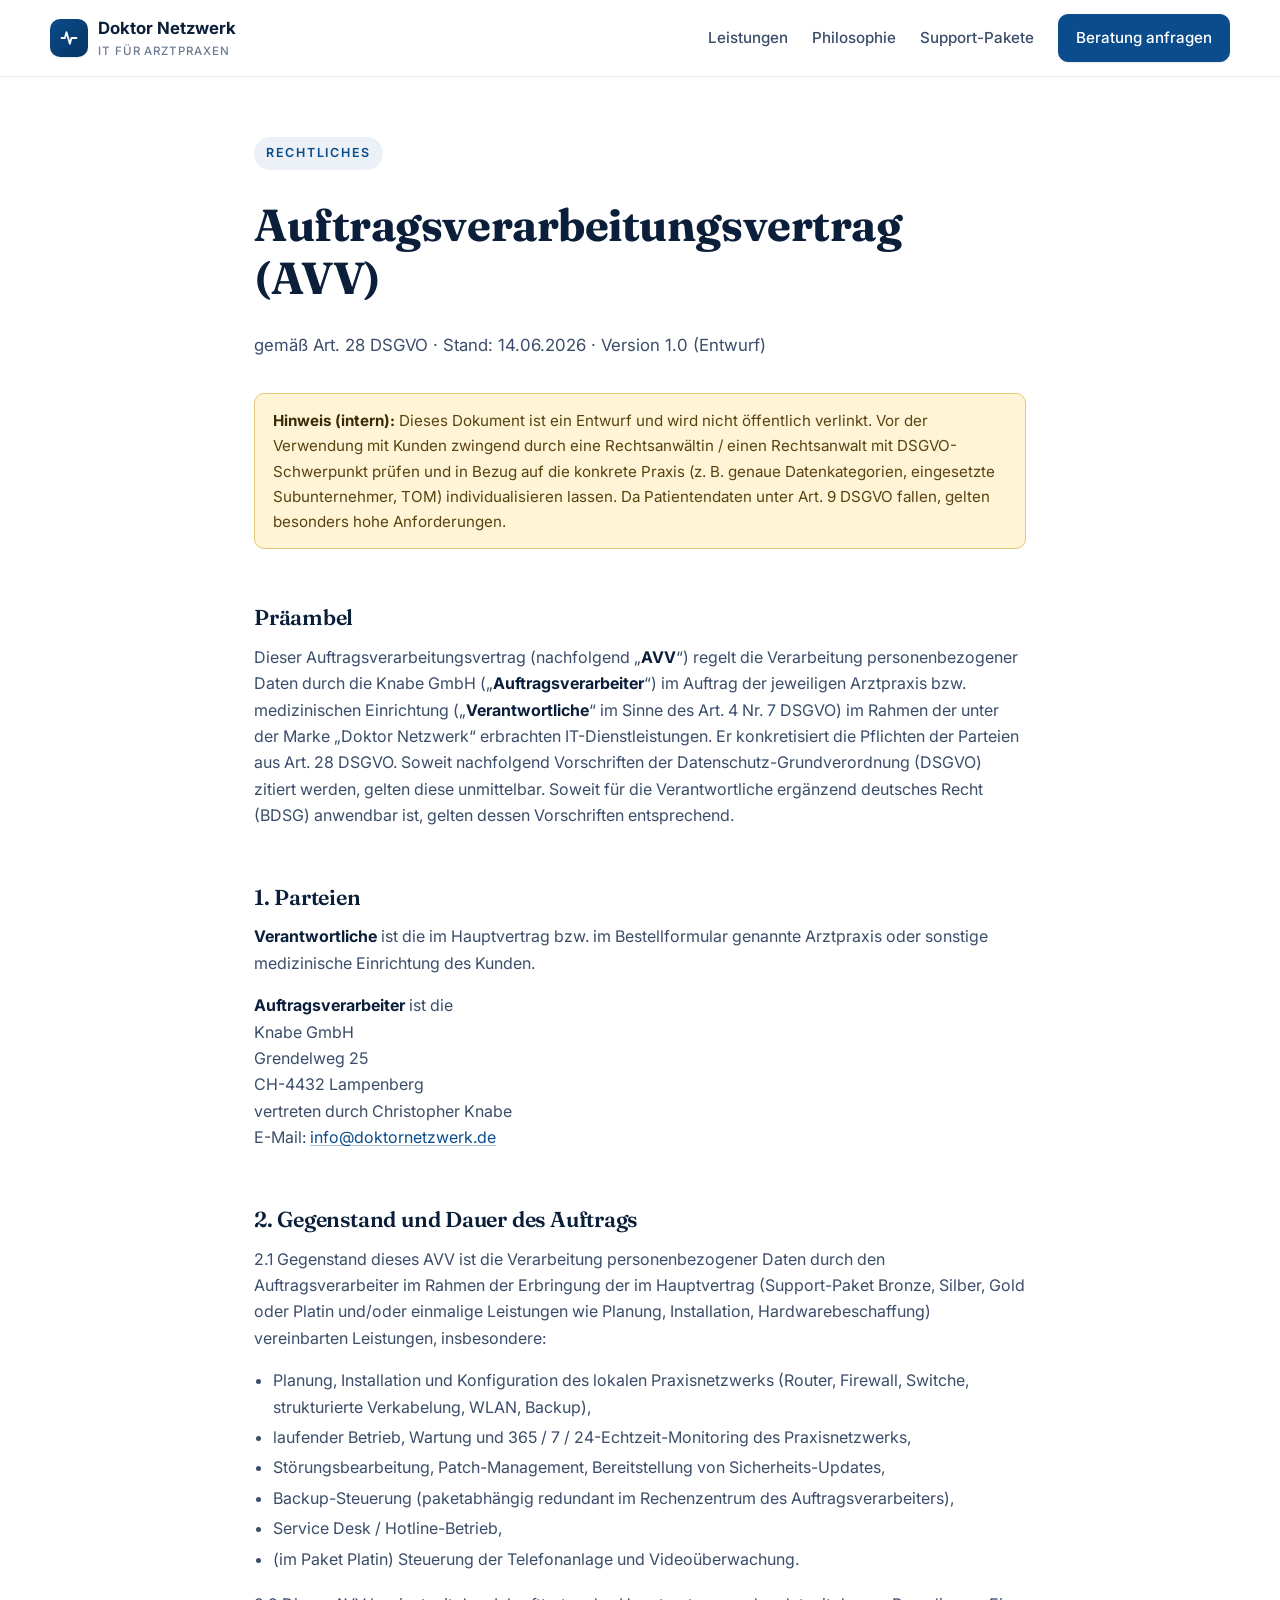
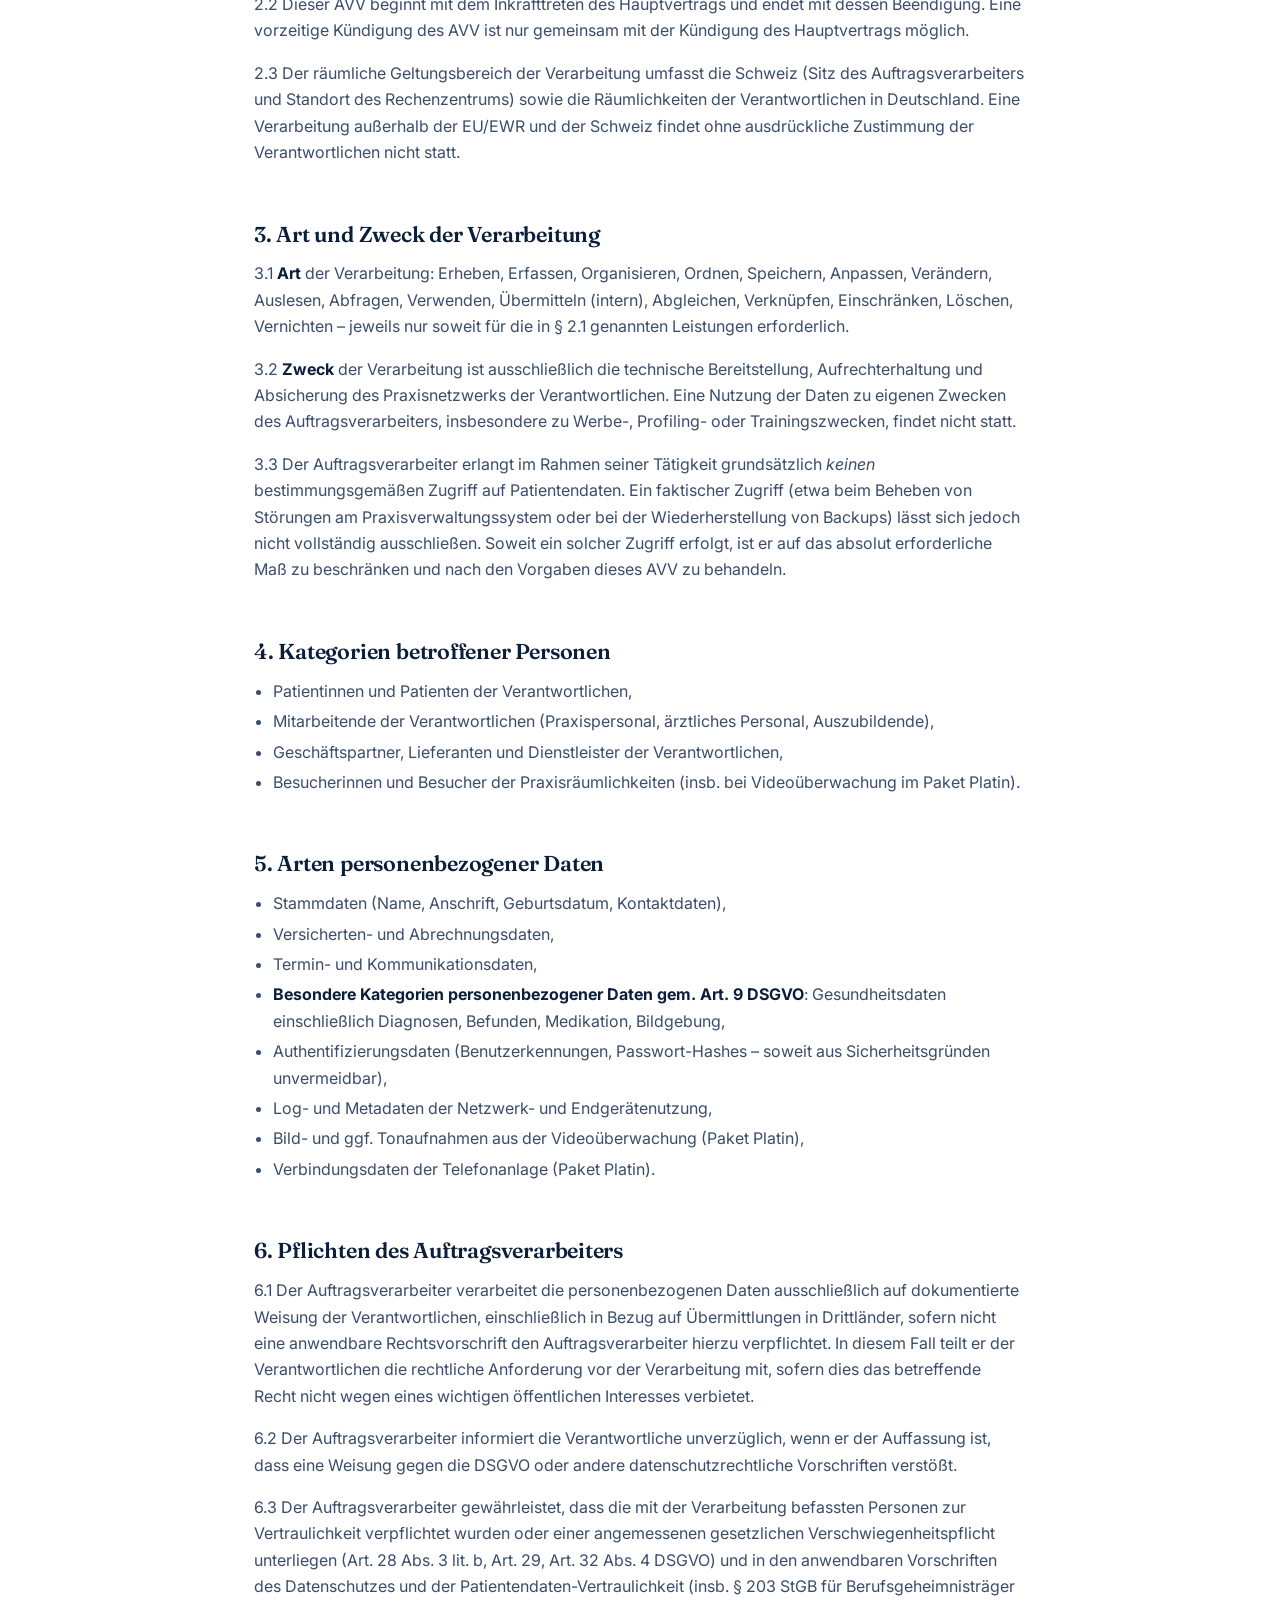
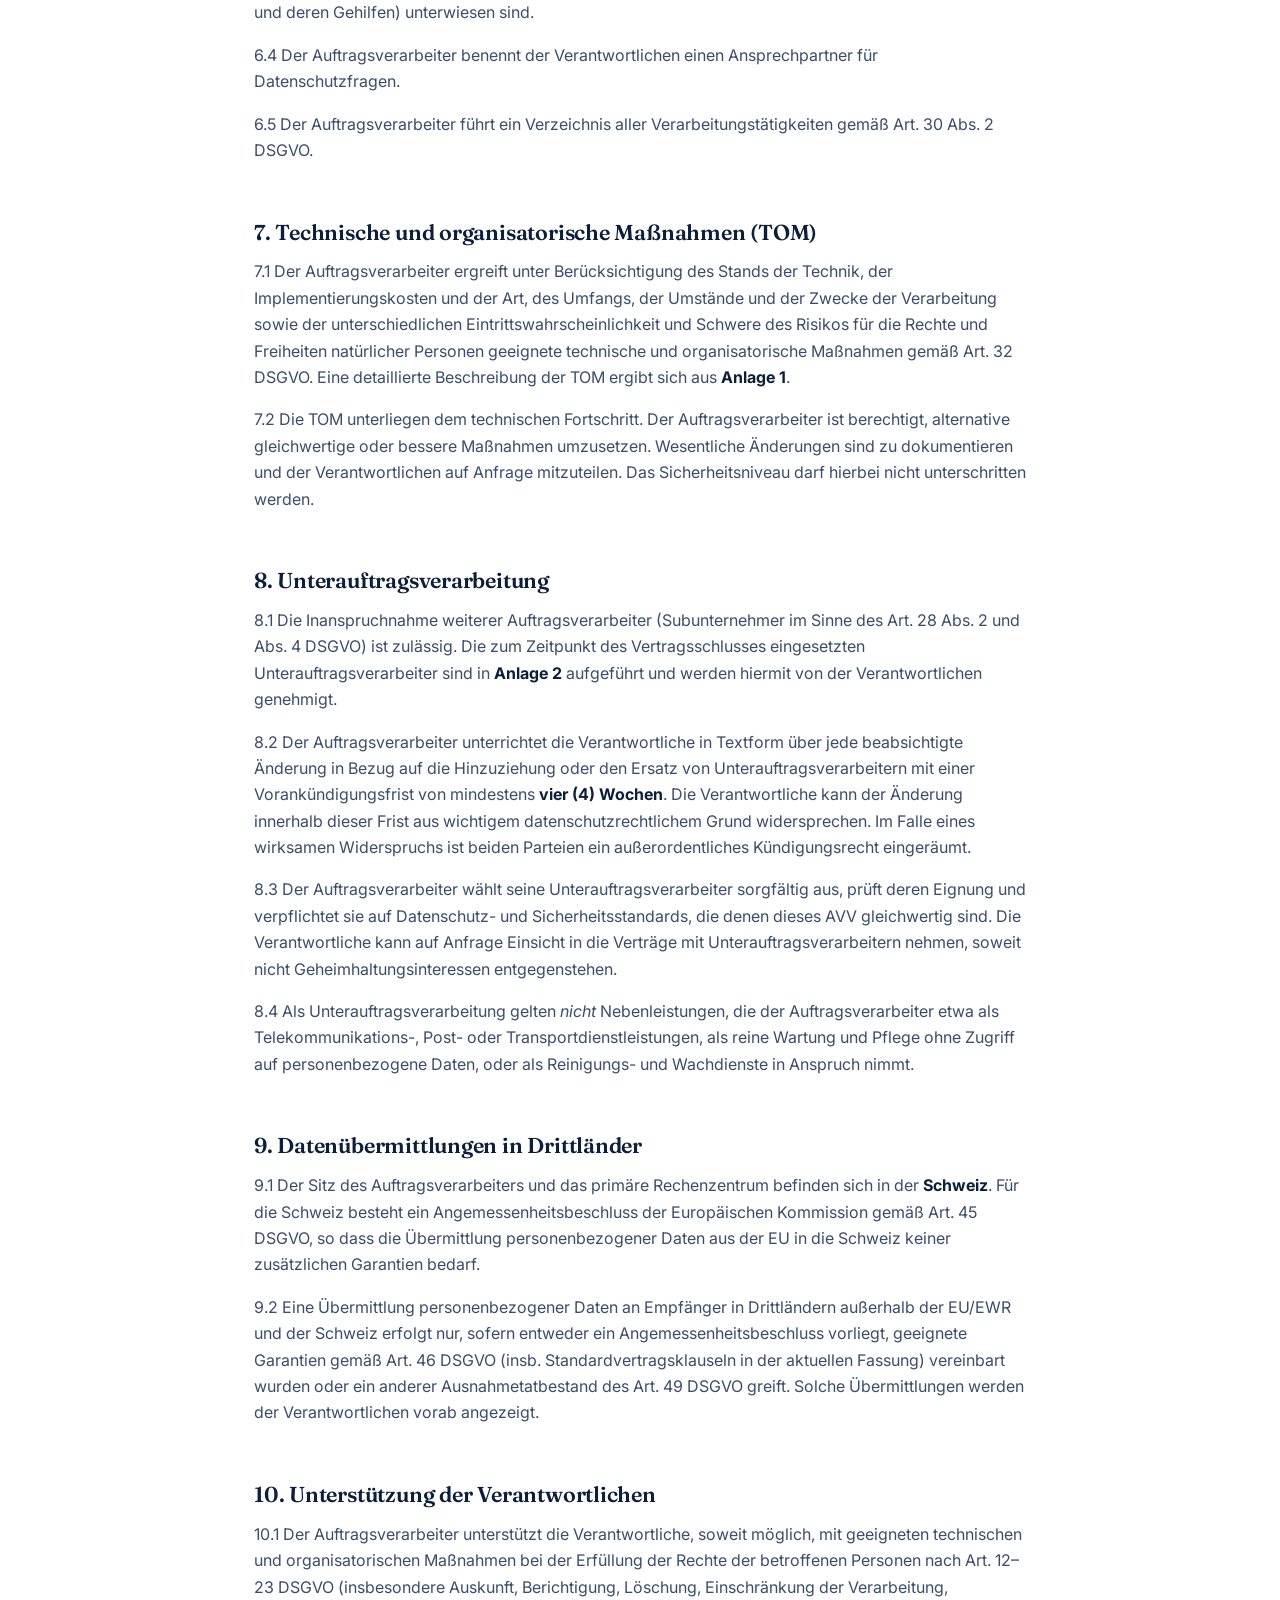
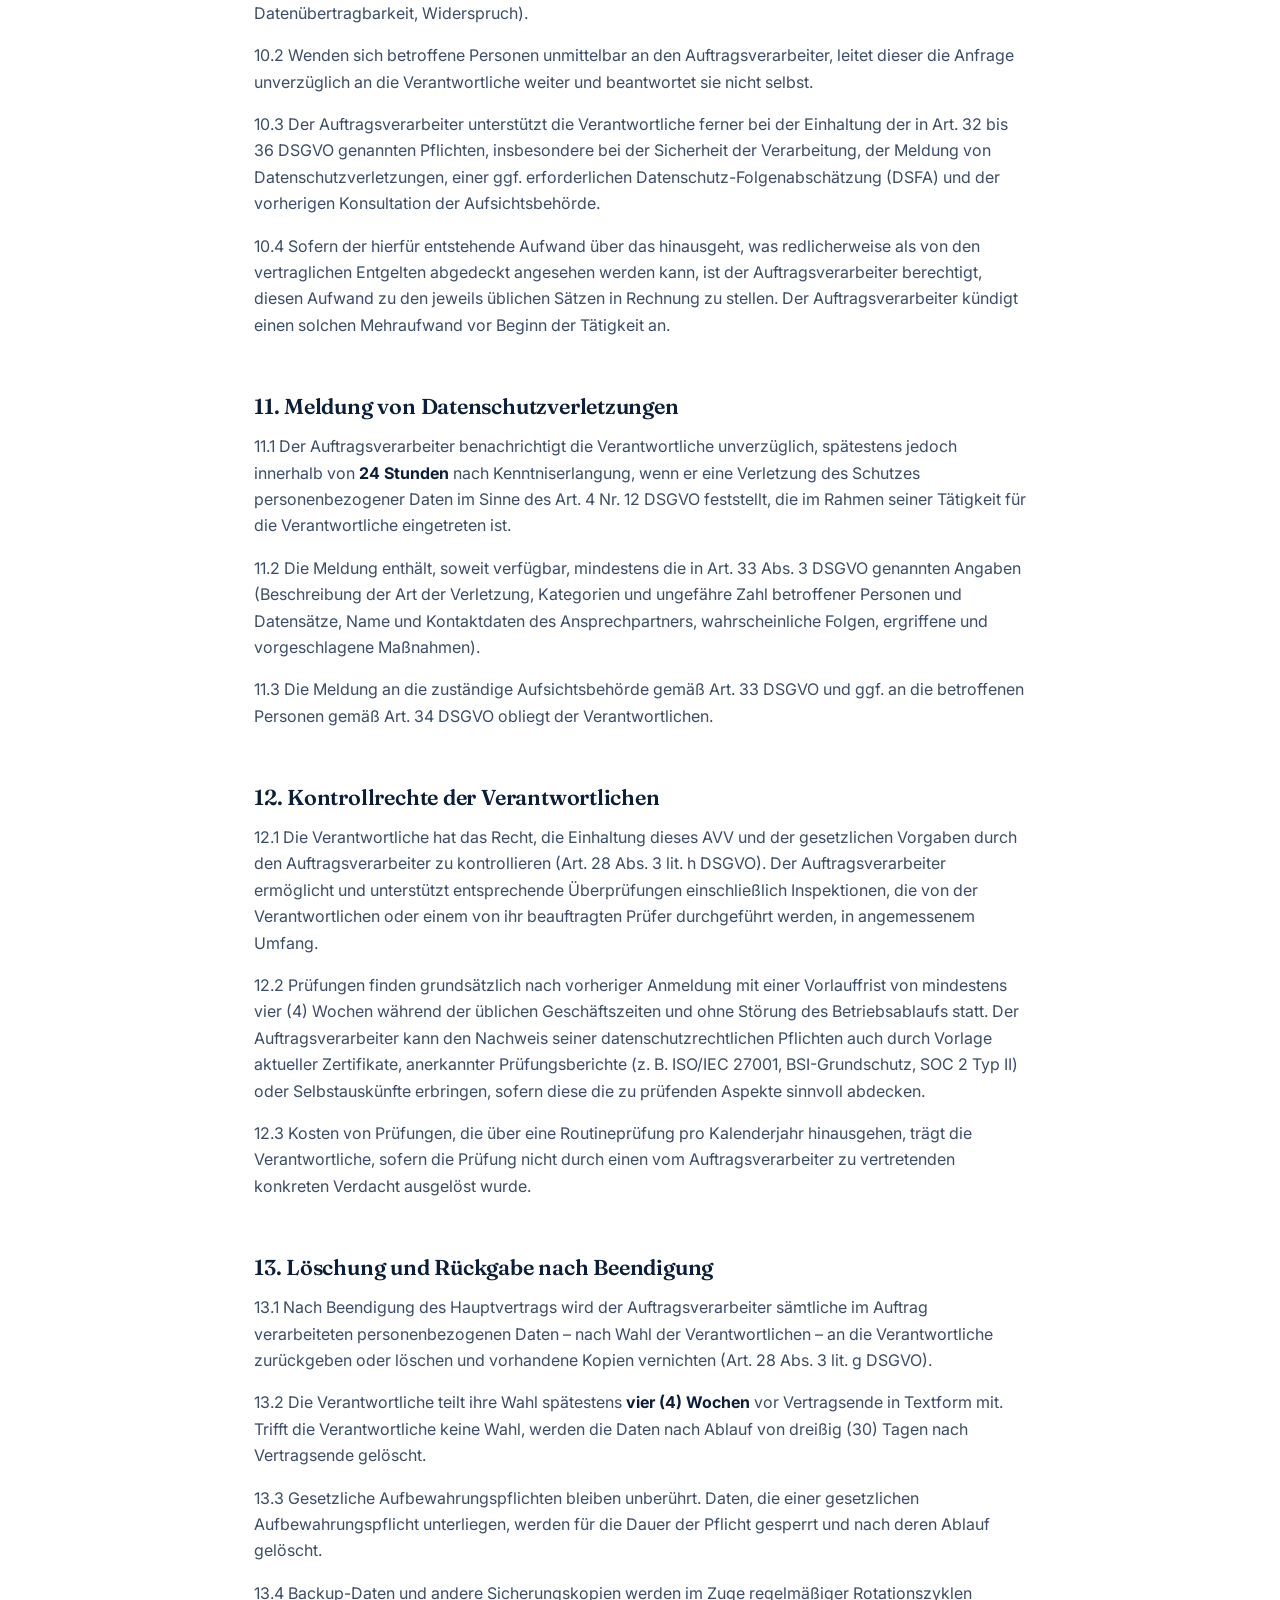
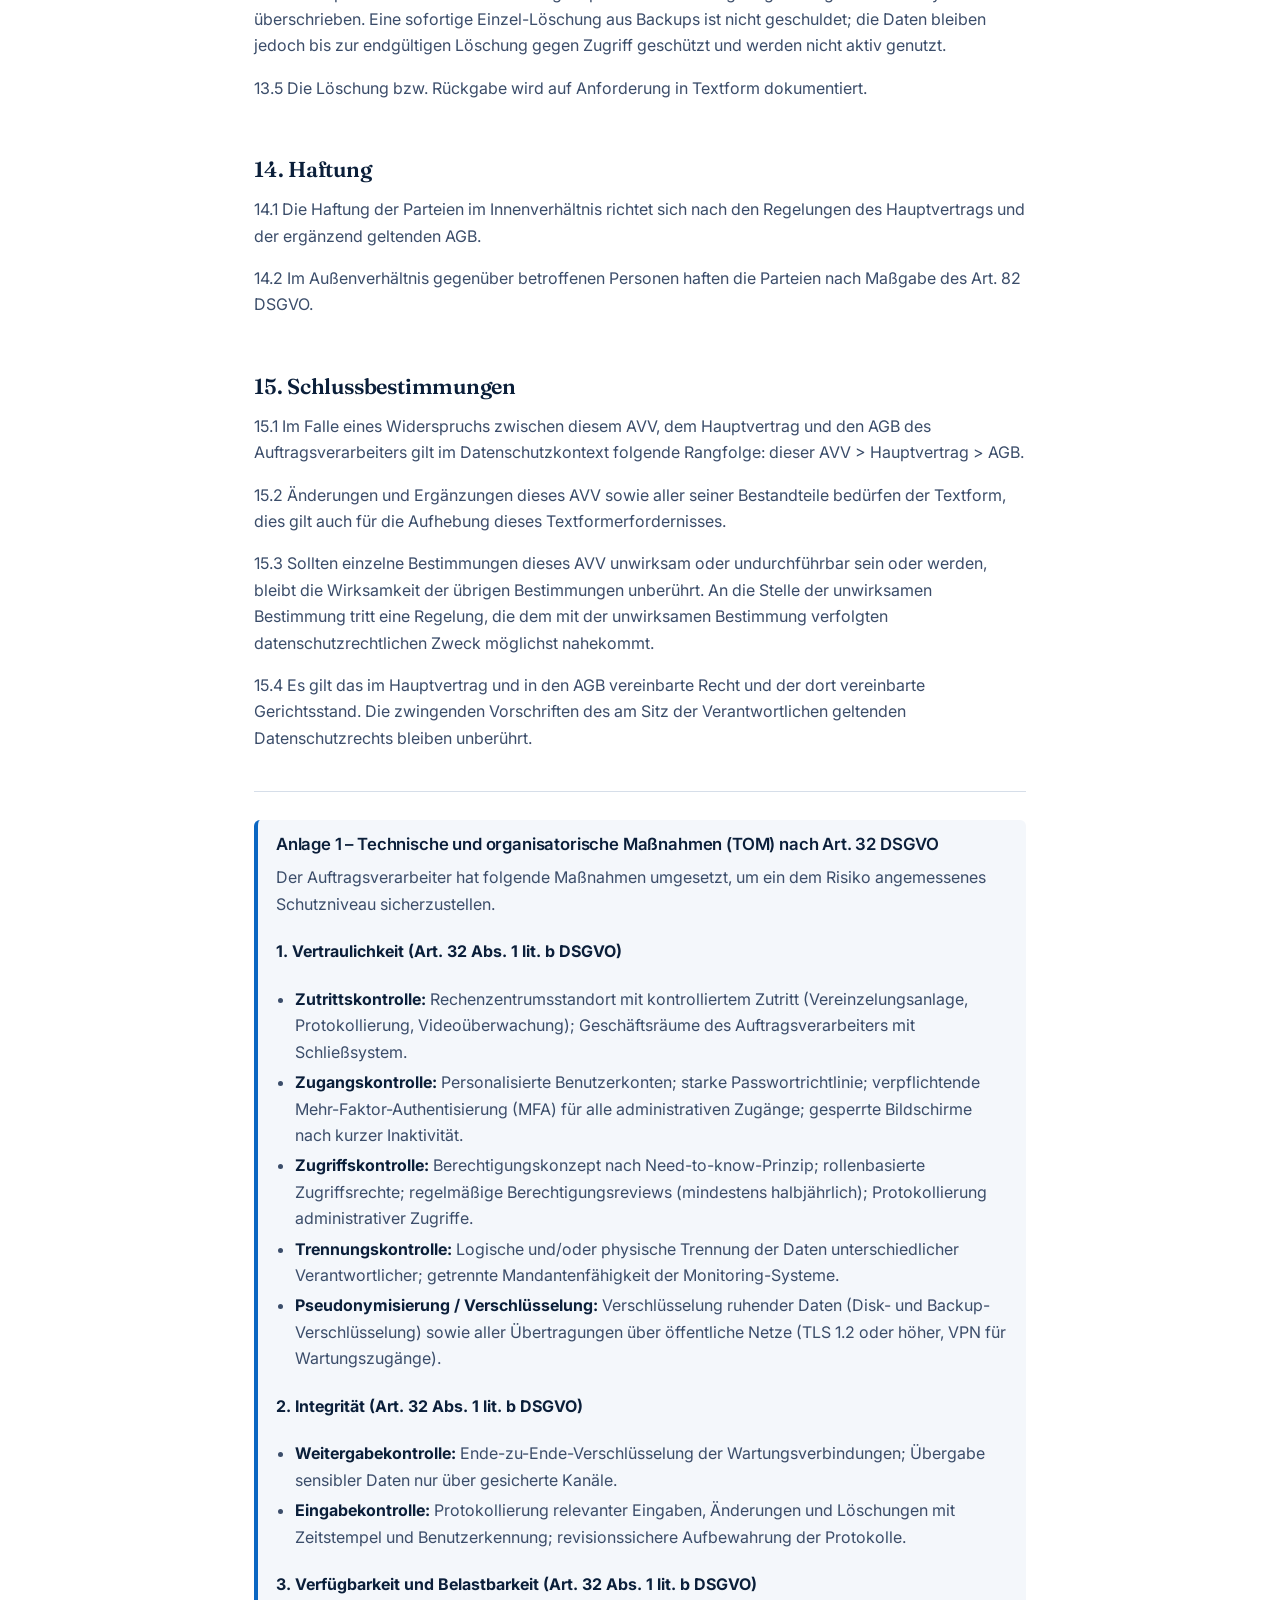
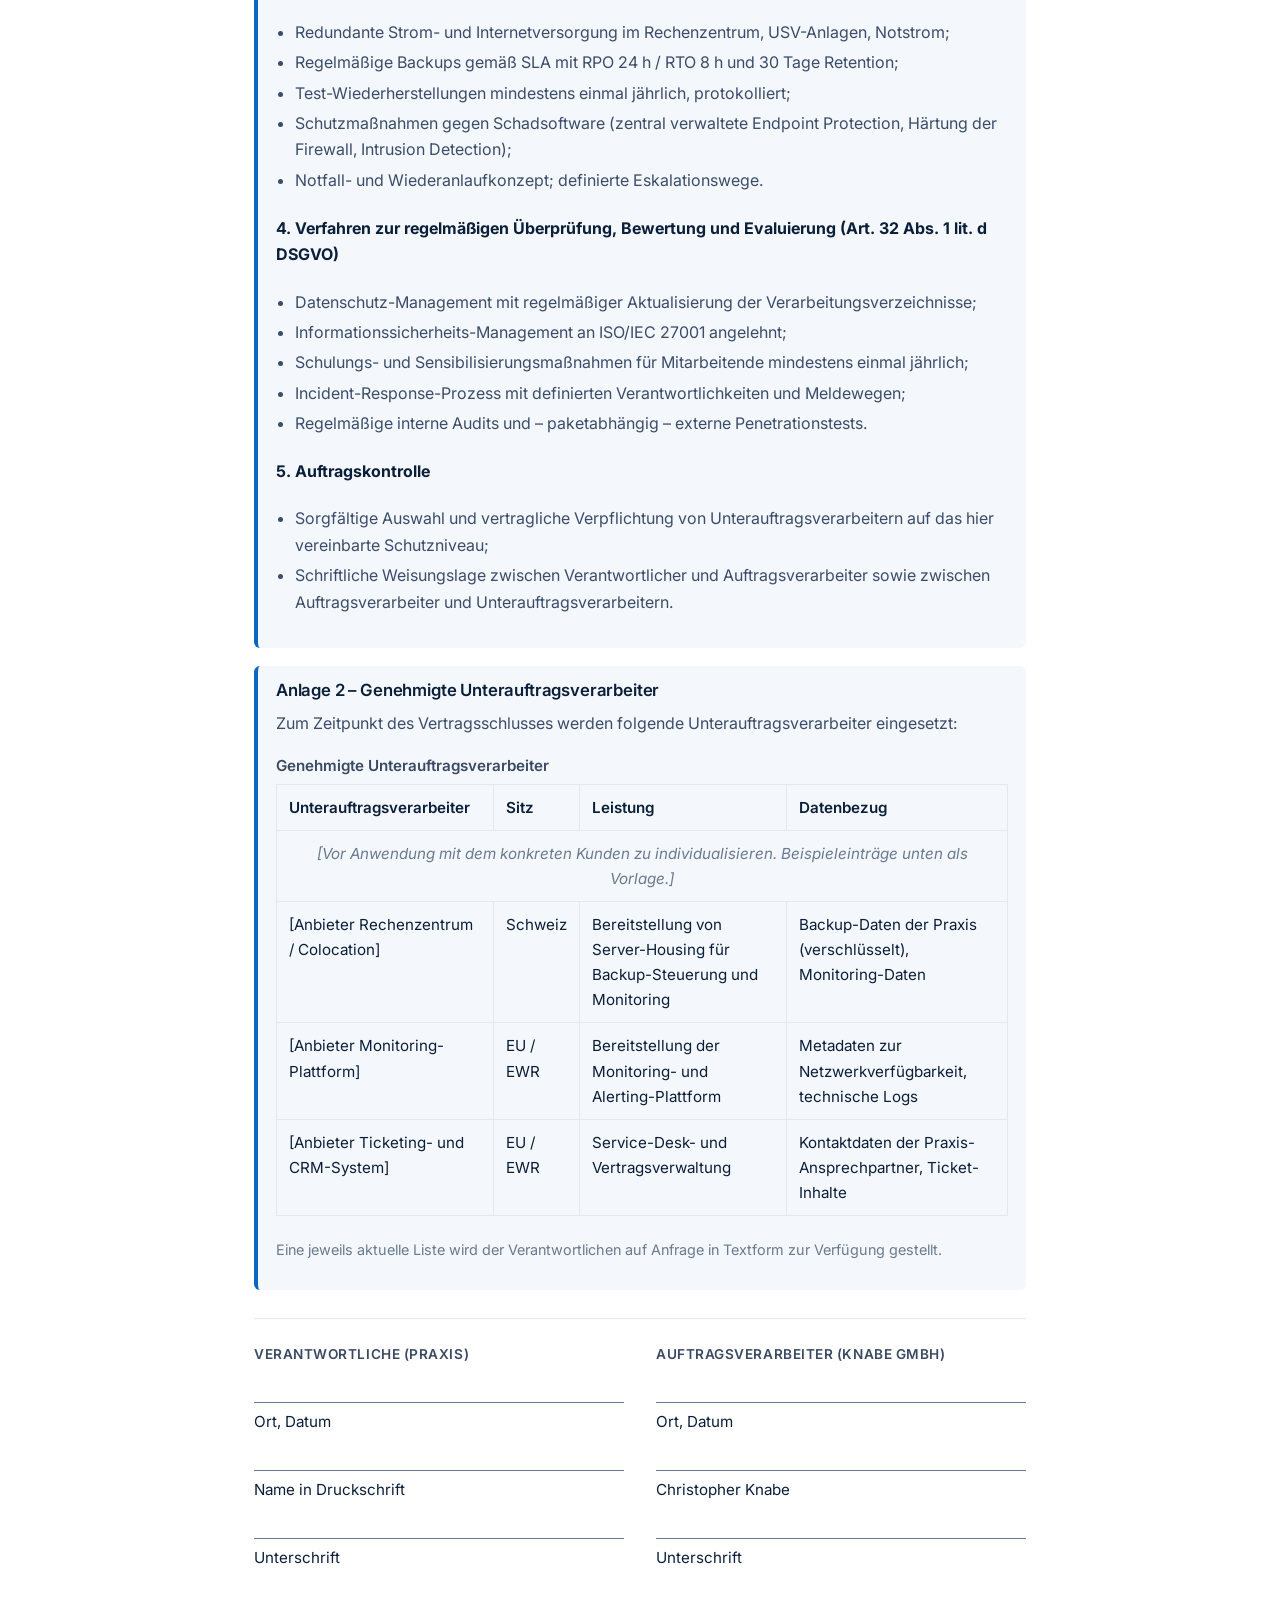
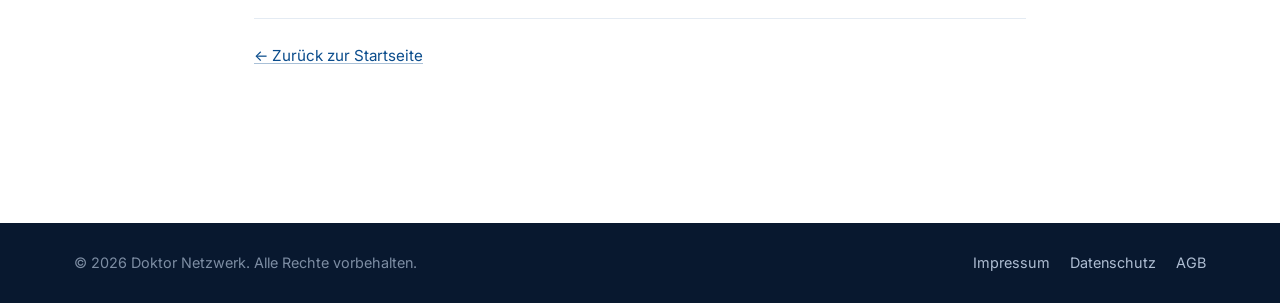
<file: avv.html>
<!doctype html>
<html lang="de">
<head>
<meta charset="utf-8" />
<meta name="viewport" content="width=device-width, initial-scale=1" />
<title>Auftragsverarbeitungsvertrag (AVV) – Doktor Netzwerk</title>
<meta name="description" content="Auftragsverarbeitungsvertrag (AVV) gemäß Art. 28 DSGVO zwischen Arztpraxis (Verantwortliche) und Knabe GmbH (Auftragsverarbeiter / Doktor Netzwerk)." />
<meta name="robots" content="noindex, nofollow" />
<link rel="icon" type="image/svg+xml" href="favicon.svg" />
<link rel="preconnect" href="https://fonts.googleapis.com">
<link rel="preconnect" href="https://fonts.gstatic.com" crossorigin>
<link href="https://fonts.googleapis.com/css2?family=Inter:wght@400;500;600;700;800&family=Fraunces:opsz,wght@9..144,500;9..144,600;9..144,700&display=swap" rel="stylesheet">
<link rel="stylesheet" href="legal.css" />
<style>
  .avv-table{width:100%; border-collapse:collapse; margin:14px 0 22px; font-size:.95rem}
  .avv-table th, .avv-table td{border:1px solid #e3e9f1; padding:10px 12px; text-align:left; vertical-align:top}
  .avv-table th{background:#f4f7fb; font-weight:600}
  .avv-table caption{caption-side:top; text-align:left; font-weight:600; margin-bottom:6px; color:#3a4a63}
  .draft-banner{
    background:#fff4d6; border:1px solid #e2c878; color:#5a4310;
    padding:14px 18px; border-radius:10px; margin:0 0 24px; font-size:.95rem;
  }
  .draft-banner strong{color:#3a2a05}
  .anlage{
    background:#f4f7fb; border-left:4px solid var(--brand,#0a66c2);
    padding:14px 18px; border-radius:6px; margin:18px 0;
  }
  .anlage h3{margin-top:0}
  .sig-grid{
    display:grid; grid-template-columns:1fr 1fr; gap:32px; margin:28px 0 8px;
    border-top:1px solid #e3e9f1; padding-top:24px;
  }
  .sig-block{font-size:.95rem}
  .sig-line{border-bottom:1px solid #6a7a90; margin:36px 0 6px}
  .sig-block .label{color:#3a4a63; font-weight:600; font-size:.85rem; text-transform:uppercase; letter-spacing:.04em}
  @media (max-width:640px){ .sig-grid{grid-template-columns:1fr} }
</style>
</head>
<body>

<!-- ============ NAV ============ -->
<header class="nav">
  <div class="wrap nav-inner">
    <a href="index.html" class="logo">
      <div class="logo-mark">
        <svg width="20" height="20" viewBox="0 0 24 24" fill="none" stroke="currentColor" stroke-width="2.2" stroke-linecap="round" stroke-linejoin="round">
          <path d="M3 12h4l2-7 4 14 2-7h6"/>
        </svg>
      </div>
      <div>
        Doktor Netzwerk
        <small>IT für Arztpraxen</small>
      </div>
    </a>
    <nav class="nav-links">
      <a href="index.html#leistungen">Leistungen</a>
      <a href="index.html#philosophie">Philosophie</a>
      <a href="index.html#pakete">Support-Pakete</a>
      <a href="index.html#kontakt" class="btn">Beratung anfragen</a>
    </nav>
  </div>
</header>

<!-- ============ CONTENT ============ -->
<main class="legal">
  <div class="wrap">

    <span class="eyebrow">Rechtliches</span>
    <h1>Auftragsverarbeitungsvertrag (AVV)</h1>
    <p class="lead">gemäß Art. 28 DSGVO · Stand: 14.06.2026 · Version 1.0 (Entwurf)</p>

    <div class="draft-banner">
      <strong>Hinweis (intern):</strong> Dieses Dokument ist ein Entwurf und wird nicht öffentlich verlinkt. Vor der
      Verwendung mit Kunden zwingend durch eine Rechtsanwältin / einen Rechtsanwalt mit DSGVO-Schwerpunkt prüfen
      und in Bezug auf die konkrete Praxis (z. B. genaue Datenkategorien, eingesetzte Subunternehmer, TOM)
      individualisieren lassen. Da Patientendaten unter Art. 9 DSGVO fallen, gelten besonders hohe Anforderungen.
    </div>

    <h2>Präambel</h2>
    <p>
      Dieser Auftragsverarbeitungsvertrag (nachfolgend „<strong>AVV</strong>“) regelt die Verarbeitung
      personenbezogener Daten durch die Knabe GmbH („<strong>Auftragsverarbeiter</strong>“) im Auftrag der jeweiligen
      Arztpraxis bzw. medizinischen Einrichtung („<strong>Verantwortliche</strong>“ im Sinne des Art. 4 Nr. 7 DSGVO)
      im Rahmen der unter der Marke „Doktor Netzwerk“ erbrachten IT-Dienstleistungen. Er konkretisiert die Pflichten
      der Parteien aus Art. 28 DSGVO. Soweit nachfolgend Vorschriften der Datenschutz-Grundverordnung (DSGVO)
      zitiert werden, gelten diese unmittelbar. Soweit für die Verantwortliche ergänzend deutsches Recht (BDSG)
      anwendbar ist, gelten dessen Vorschriften entsprechend.
    </p>

    <h2>1. Parteien</h2>
    <p>
      <strong>Verantwortliche</strong> ist die im Hauptvertrag bzw. im Bestellformular genannte Arztpraxis oder
      sonstige medizinische Einrichtung des Kunden.
    </p>
    <p>
      <strong>Auftragsverarbeiter</strong> ist die<br />
      Knabe GmbH<br />
      Grendelweg 25<br />
      CH-4432 Lampenberg<br />
      vertreten durch Christopher Knabe<br />
      E-Mail: <a href="mailto:info@doktornetzwerk.de">info@doktornetzwerk.de</a>
    </p>

    <h2>2. Gegenstand und Dauer des Auftrags</h2>
    <p>
      2.1 Gegenstand dieses AVV ist die Verarbeitung personenbezogener Daten durch den Auftragsverarbeiter im Rahmen
      der Erbringung der im Hauptvertrag (Support-Paket Bronze, Silber, Gold oder Platin und/oder einmalige
      Leistungen wie Planung, Installation, Hardwarebeschaffung) vereinbarten Leistungen, insbesondere:
    </p>
    <ul>
      <li>Planung, Installation und Konfiguration des lokalen Praxisnetzwerks (Router, Firewall, Switche,
        strukturierte Verkabelung, WLAN, Backup),</li>
      <li>laufender Betrieb, Wartung und 365 / 7 / 24-Echtzeit-Monitoring des Praxisnetzwerks,</li>
      <li>Störungsbearbeitung, Patch-Management, Bereitstellung von Sicherheits-Updates,</li>
      <li>Backup-Steuerung (paketabhängig redundant im Rechenzentrum des Auftragsverarbeiters),</li>
      <li>Service Desk / Hotline-Betrieb,</li>
      <li>(im Paket Platin) Steuerung der Telefonanlage und Videoüberwachung.</li>
    </ul>
    <p>
      2.2 Dieser AVV beginnt mit dem Inkrafttreten des Hauptvertrags und endet mit dessen Beendigung. Eine vorzeitige
      Kündigung des AVV ist nur gemeinsam mit der Kündigung des Hauptvertrags möglich.
    </p>
    <p>
      2.3 Der räumliche Geltungsbereich der Verarbeitung umfasst die Schweiz (Sitz des Auftragsverarbeiters und
      Standort des Rechenzentrums) sowie die Räumlichkeiten der Verantwortlichen in Deutschland. Eine Verarbeitung
      außerhalb der EU/EWR und der Schweiz findet ohne ausdrückliche Zustimmung der Verantwortlichen nicht statt.
    </p>

    <h2>3. Art und Zweck der Verarbeitung</h2>
    <p>
      3.1 <strong>Art</strong> der Verarbeitung: Erheben, Erfassen, Organisieren, Ordnen, Speichern, Anpassen,
      Verändern, Auslesen, Abfragen, Verwenden, Übermitteln (intern), Abgleichen, Verknüpfen, Einschränken,
      Löschen, Vernichten – jeweils nur soweit für die in § 2.1 genannten Leistungen erforderlich.
    </p>
    <p>
      3.2 <strong>Zweck</strong> der Verarbeitung ist ausschließlich die technische Bereitstellung,
      Aufrechterhaltung und Absicherung des Praxisnetzwerks der Verantwortlichen. Eine Nutzung der Daten zu eigenen
      Zwecken des Auftragsverarbeiters, insbesondere zu Werbe-, Profiling- oder Trainingszwecken, findet nicht statt.
    </p>
    <p>
      3.3 Der Auftragsverarbeiter erlangt im Rahmen seiner Tätigkeit grundsätzlich <em>keinen</em> bestimmungsgemäßen
      Zugriff auf Patientendaten. Ein faktischer Zugriff (etwa beim Beheben von Störungen am Praxisverwaltungssystem
      oder bei der Wiederherstellung von Backups) lässt sich jedoch nicht vollständig ausschließen. Soweit ein
      solcher Zugriff erfolgt, ist er auf das absolut erforderliche Maß zu beschränken und nach den Vorgaben
      dieses AVV zu behandeln.
    </p>

    <h2>4. Kategorien betroffener Personen</h2>
    <ul>
      <li>Patientinnen und Patienten der Verantwortlichen,</li>
      <li>Mitarbeitende der Verantwortlichen (Praxispersonal, ärztliches Personal, Auszubildende),</li>
      <li>Geschäftspartner, Lieferanten und Dienstleister der Verantwortlichen,</li>
      <li>Besucherinnen und Besucher der Praxisräumlichkeiten (insb. bei Videoüberwachung im Paket Platin).</li>
    </ul>

    <h2>5. Arten personenbezogener Daten</h2>
    <ul>
      <li>Stammdaten (Name, Anschrift, Geburtsdatum, Kontaktdaten),</li>
      <li>Versicherten- und Abrechnungsdaten,</li>
      <li>Termin- und Kommunikationsdaten,</li>
      <li><strong>Besondere Kategorien personenbezogener Daten gem. Art. 9 DSGVO</strong>: Gesundheitsdaten
        einschließlich Diagnosen, Befunden, Medikation, Bildgebung,</li>
      <li>Authentifizierungsdaten (Benutzerkennungen, Passwort-Hashes – soweit aus Sicherheitsgründen unvermeidbar),</li>
      <li>Log- und Metadaten der Netzwerk- und Endgerätenutzung,</li>
      <li>Bild- und ggf. Tonaufnahmen aus der Videoüberwachung (Paket Platin),</li>
      <li>Verbindungsdaten der Telefonanlage (Paket Platin).</li>
    </ul>

    <h2>6. Pflichten des Auftragsverarbeiters</h2>
    <p>
      6.1 Der Auftragsverarbeiter verarbeitet die personenbezogenen Daten ausschließlich auf dokumentierte Weisung
      der Verantwortlichen, einschließlich in Bezug auf Übermittlungen in Drittländer, sofern nicht eine
      anwendbare Rechtsvorschrift den Auftragsverarbeiter hierzu verpflichtet. In diesem Fall teilt er der
      Verantwortlichen die rechtliche Anforderung vor der Verarbeitung mit, sofern dies das betreffende Recht
      nicht wegen eines wichtigen öffentlichen Interesses verbietet.
    </p>
    <p>
      6.2 Der Auftragsverarbeiter informiert die Verantwortliche unverzüglich, wenn er der Auffassung ist, dass
      eine Weisung gegen die DSGVO oder andere datenschutzrechtliche Vorschriften verstößt.
    </p>
    <p>
      6.3 Der Auftragsverarbeiter gewährleistet, dass die mit der Verarbeitung befassten Personen zur
      Vertraulichkeit verpflichtet wurden oder einer angemessenen gesetzlichen Verschwiegenheitspflicht unterliegen
      (Art. 28 Abs. 3 lit. b, Art. 29, Art. 32 Abs. 4 DSGVO) und in den anwendbaren Vorschriften des Datenschutzes
      und der Patientendaten-Vertraulichkeit (insb. § 203 StGB für Berufsgeheimnisträger und deren Gehilfen)
      unterwiesen sind.
    </p>
    <p>
      6.4 Der Auftragsverarbeiter benennt der Verantwortlichen einen Ansprechpartner für Datenschutzfragen.
    </p>
    <p>
      6.5 Der Auftragsverarbeiter führt ein Verzeichnis aller Verarbeitungstätigkeiten gemäß Art. 30 Abs. 2 DSGVO.
    </p>

    <h2>7. Technische und organisatorische Maßnahmen (TOM)</h2>
    <p>
      7.1 Der Auftragsverarbeiter ergreift unter Berücksichtigung des Stands der Technik, der Implementierungskosten
      und der Art, des Umfangs, der Umstände und der Zwecke der Verarbeitung sowie der unterschiedlichen
      Eintrittswahrscheinlichkeit und Schwere des Risikos für die Rechte und Freiheiten natürlicher Personen
      geeignete technische und organisatorische Maßnahmen gemäß Art. 32 DSGVO. Eine detaillierte Beschreibung der
      TOM ergibt sich aus <strong>Anlage 1</strong>.
    </p>
    <p>
      7.2 Die TOM unterliegen dem technischen Fortschritt. Der Auftragsverarbeiter ist berechtigt, alternative
      gleichwertige oder bessere Maßnahmen umzusetzen. Wesentliche Änderungen sind zu dokumentieren und der
      Verantwortlichen auf Anfrage mitzuteilen. Das Sicherheitsniveau darf hierbei nicht unterschritten werden.
    </p>

    <h2>8. Unterauftragsverarbeitung</h2>
    <p>
      8.1 Die Inanspruchnahme weiterer Auftragsverarbeiter (Subunternehmer im Sinne des Art. 28 Abs. 2 und Abs. 4
      DSGVO) ist zulässig. Die zum Zeitpunkt des Vertragsschlusses eingesetzten Unterauftragsverarbeiter sind in
      <strong>Anlage 2</strong> aufgeführt und werden hiermit von der Verantwortlichen genehmigt.
    </p>
    <p>
      8.2 Der Auftragsverarbeiter unterrichtet die Verantwortliche in Textform über jede beabsichtigte Änderung in
      Bezug auf die Hinzuziehung oder den Ersatz von Unterauftragsverarbeitern mit einer Vorankündigungsfrist von
      mindestens <strong>vier (4) Wochen</strong>. Die Verantwortliche kann der Änderung innerhalb dieser Frist aus
      wichtigem datenschutzrechtlichem Grund widersprechen. Im Falle eines wirksamen Widerspruchs ist beiden Parteien
      ein außerordentliches Kündigungsrecht eingeräumt.
    </p>
    <p>
      8.3 Der Auftragsverarbeiter wählt seine Unterauftragsverarbeiter sorgfältig aus, prüft deren Eignung und
      verpflichtet sie auf Datenschutz- und Sicherheitsstandards, die denen dieses AVV gleichwertig sind. Die
      Verantwortliche kann auf Anfrage Einsicht in die Verträge mit Unterauftragsverarbeitern nehmen, soweit nicht
      Geheimhaltungsinteressen entgegenstehen.
    </p>
    <p>
      8.4 Als Unterauftragsverarbeitung gelten <em>nicht</em> Nebenleistungen, die der Auftragsverarbeiter etwa als
      Telekommunikations-, Post- oder Transportdienstleistungen, als reine Wartung und Pflege ohne Zugriff auf
      personenbezogene Daten, oder als Reinigungs- und Wachdienste in Anspruch nimmt.
    </p>

    <h2>9. Datenübermittlungen in Drittländer</h2>
    <p>
      9.1 Der Sitz des Auftragsverarbeiters und das primäre Rechenzentrum befinden sich in der <strong>Schweiz</strong>.
      Für die Schweiz besteht ein Angemessenheitsbeschluss der Europäischen Kommission gemäß Art. 45 DSGVO, so dass
      die Übermittlung personenbezogener Daten aus der EU in die Schweiz keiner zusätzlichen Garantien bedarf.
    </p>
    <p>
      9.2 Eine Übermittlung personenbezogener Daten an Empfänger in Drittländern außerhalb der EU/EWR und der
      Schweiz erfolgt nur, sofern entweder ein Angemessenheitsbeschluss vorliegt, geeignete Garantien gemäß Art. 46
      DSGVO (insb. Standardvertragsklauseln in der aktuellen Fassung) vereinbart wurden oder ein anderer
      Ausnahmetatbestand des Art. 49 DSGVO greift. Solche Übermittlungen werden der Verantwortlichen vorab
      angezeigt.
    </p>

    <h2>10. Unterstützung der Verantwortlichen</h2>
    <p>
      10.1 Der Auftragsverarbeiter unterstützt die Verantwortliche, soweit möglich, mit geeigneten technischen und
      organisatorischen Maßnahmen bei der Erfüllung der Rechte der betroffenen Personen nach Art. 12–23 DSGVO
      (insbesondere Auskunft, Berichtigung, Löschung, Einschränkung der Verarbeitung, Datenübertragbarkeit,
      Widerspruch).
    </p>
    <p>
      10.2 Wenden sich betroffene Personen unmittelbar an den Auftragsverarbeiter, leitet dieser die Anfrage
      unverzüglich an die Verantwortliche weiter und beantwortet sie nicht selbst.
    </p>
    <p>
      10.3 Der Auftragsverarbeiter unterstützt die Verantwortliche ferner bei der Einhaltung der in Art. 32 bis 36
      DSGVO genannten Pflichten, insbesondere bei der Sicherheit der Verarbeitung, der Meldung von
      Datenschutzverletzungen, einer ggf. erforderlichen Datenschutz-Folgenabschätzung (DSFA) und der vorherigen
      Konsultation der Aufsichtsbehörde.
    </p>
    <p>
      10.4 Sofern der hierfür entstehende Aufwand über das hinausgeht, was redlicherweise als von den
      vertraglichen Entgelten abgedeckt angesehen werden kann, ist der Auftragsverarbeiter berechtigt, diesen
      Aufwand zu den jeweils üblichen Sätzen in Rechnung zu stellen. Der Auftragsverarbeiter kündigt einen solchen
      Mehraufwand vor Beginn der Tätigkeit an.
    </p>

    <h2>11. Meldung von Datenschutzverletzungen</h2>
    <p>
      11.1 Der Auftragsverarbeiter benachrichtigt die Verantwortliche unverzüglich, spätestens jedoch innerhalb von
      <strong>24 Stunden</strong> nach Kenntniserlangung, wenn er eine Verletzung des Schutzes personenbezogener
      Daten im Sinne des Art. 4 Nr. 12 DSGVO feststellt, die im Rahmen seiner Tätigkeit für die Verantwortliche
      eingetreten ist.
    </p>
    <p>
      11.2 Die Meldung enthält, soweit verfügbar, mindestens die in Art. 33 Abs. 3 DSGVO genannten Angaben
      (Beschreibung der Art der Verletzung, Kategorien und ungefähre Zahl betroffener Personen und Datensätze,
      Name und Kontaktdaten des Ansprechpartners, wahrscheinliche Folgen, ergriffene und vorgeschlagene
      Maßnahmen).
    </p>
    <p>
      11.3 Die Meldung an die zuständige Aufsichtsbehörde gemäß Art. 33 DSGVO und ggf. an die betroffenen Personen
      gemäß Art. 34 DSGVO obliegt der Verantwortlichen.
    </p>

    <h2>12. Kontrollrechte der Verantwortlichen</h2>
    <p>
      12.1 Die Verantwortliche hat das Recht, die Einhaltung dieses AVV und der gesetzlichen Vorgaben durch den
      Auftragsverarbeiter zu kontrollieren (Art. 28 Abs. 3 lit. h DSGVO). Der Auftragsverarbeiter ermöglicht und
      unterstützt entsprechende Überprüfungen einschließlich Inspektionen, die von der Verantwortlichen oder einem
      von ihr beauftragten Prüfer durchgeführt werden, in angemessenem Umfang.
    </p>
    <p>
      12.2 Prüfungen finden grundsätzlich nach vorheriger Anmeldung mit einer Vorlauffrist von mindestens vier (4)
      Wochen während der üblichen Geschäftszeiten und ohne Störung des Betriebsablaufs statt. Der
      Auftragsverarbeiter kann den Nachweis seiner datenschutzrechtlichen Pflichten auch durch Vorlage aktueller
      Zertifikate, anerkannter Prüfungsberichte (z. B. ISO/IEC 27001, BSI-Grundschutz, SOC 2 Typ II) oder
      Selbstauskünfte erbringen, sofern diese die zu prüfenden Aspekte sinnvoll abdecken.
    </p>
    <p>
      12.3 Kosten von Prüfungen, die über eine Routineprüfung pro Kalenderjahr hinausgehen, trägt die
      Verantwortliche, sofern die Prüfung nicht durch einen vom Auftragsverarbeiter zu vertretenden konkreten
      Verdacht ausgelöst wurde.
    </p>

    <h2>13. Löschung und Rückgabe nach Beendigung</h2>
    <p>
      13.1 Nach Beendigung des Hauptvertrags wird der Auftragsverarbeiter sämtliche im Auftrag verarbeiteten
      personenbezogenen Daten – nach Wahl der Verantwortlichen – an die Verantwortliche zurückgeben oder löschen
      und vorhandene Kopien vernichten (Art. 28 Abs. 3 lit. g DSGVO).
    </p>
    <p>
      13.2 Die Verantwortliche teilt ihre Wahl spätestens <strong>vier (4) Wochen</strong> vor Vertragsende in
      Textform mit. Trifft die Verantwortliche keine Wahl, werden die Daten nach Ablauf von dreißig (30) Tagen
      nach Vertragsende gelöscht.
    </p>
    <p>
      13.3 Gesetzliche Aufbewahrungspflichten bleiben unberührt. Daten, die einer gesetzlichen Aufbewahrungspflicht
      unterliegen, werden für die Dauer der Pflicht gesperrt und nach deren Ablauf gelöscht.
    </p>
    <p>
      13.4 Backup-Daten und andere Sicherungskopien werden im Zuge regelmäßiger Rotationszyklen überschrieben.
      Eine sofortige Einzel-Löschung aus Backups ist nicht geschuldet; die Daten bleiben jedoch bis zur
      endgültigen Löschung gegen Zugriff geschützt und werden nicht aktiv genutzt.
    </p>
    <p>
      13.5 Die Löschung bzw. Rückgabe wird auf Anforderung in Textform dokumentiert.
    </p>

    <h2>14. Haftung</h2>
    <p>
      14.1 Die Haftung der Parteien im Innenverhältnis richtet sich nach den Regelungen des Hauptvertrags und der
      ergänzend geltenden AGB.
    </p>
    <p>
      14.2 Im Außenverhältnis gegenüber betroffenen Personen haften die Parteien nach Maßgabe des Art. 82 DSGVO.
    </p>

    <h2>15. Schlussbestimmungen</h2>
    <p>
      15.1 Im Falle eines Widerspruchs zwischen diesem AVV, dem Hauptvertrag und den AGB des Auftragsverarbeiters
      gilt im Datenschutzkontext folgende Rangfolge: dieser AVV &gt; Hauptvertrag &gt; AGB.
    </p>
    <p>
      15.2 Änderungen und Ergänzungen dieses AVV sowie aller seiner Bestandteile bedürfen der Textform, dies gilt
      auch für die Aufhebung dieses Textformerfordernisses.
    </p>
    <p>
      15.3 Sollten einzelne Bestimmungen dieses AVV unwirksam oder undurchführbar sein oder werden, bleibt die
      Wirksamkeit der übrigen Bestimmungen unberührt. An die Stelle der unwirksamen Bestimmung tritt eine Regelung,
      die dem mit der unwirksamen Bestimmung verfolgten datenschutzrechtlichen Zweck möglichst nahekommt.
    </p>
    <p>
      15.4 Es gilt das im Hauptvertrag und in den AGB vereinbarte Recht und der dort vereinbarte Gerichtsstand.
      Die zwingenden Vorschriften des am Sitz der Verantwortlichen geltenden Datenschutzrechts bleiben unberührt.
    </p>

    <hr style="margin:40px 0 28px; border:none; border-top:1px solid #d6dee9" />

    <!-- ====== ANLAGE 1: TOM ====== -->
    <div class="anlage">
      <h3>Anlage 1 – Technische und organisatorische Maßnahmen (TOM) nach Art. 32 DSGVO</h3>
      <p>
        Der Auftragsverarbeiter hat folgende Maßnahmen umgesetzt, um ein dem Risiko angemessenes Schutzniveau
        sicherzustellen.
      </p>

      <h4>1. Vertraulichkeit (Art. 32 Abs. 1 lit. b DSGVO)</h4>
      <ul>
        <li><strong>Zutrittskontrolle:</strong> Rechenzentrumsstandort mit kontrolliertem Zutritt
          (Vereinzelungsanlage, Protokollierung, Videoüberwachung); Geschäftsräume des Auftragsverarbeiters
          mit Schließsystem.</li>
        <li><strong>Zugangskontrolle:</strong> Personalisierte Benutzerkonten; starke Passwortrichtlinie;
          verpflichtende Mehr-Faktor-Authentisierung (MFA) für alle administrativen Zugänge; gesperrte
          Bildschirme nach kurzer Inaktivität.</li>
        <li><strong>Zugriffskontrolle:</strong> Berechtigungskonzept nach Need-to-know-Prinzip; rollenbasierte
          Zugriffsrechte; regelmäßige Berechtigungsreviews (mindestens halbjährlich); Protokollierung
          administrativer Zugriffe.</li>
        <li><strong>Trennungskontrolle:</strong> Logische und/oder physische Trennung der Daten unterschiedlicher
          Verantwortlicher; getrennte Mandantenfähigkeit der Monitoring-Systeme.</li>
        <li><strong>Pseudonymisierung / Verschlüsselung:</strong> Verschlüsselung ruhender Daten (Disk- und
          Backup-Verschlüsselung) sowie aller Übertragungen über öffentliche Netze (TLS 1.2 oder höher, VPN für
          Wartungszugänge).</li>
      </ul>

      <h4>2. Integrität (Art. 32 Abs. 1 lit. b DSGVO)</h4>
      <ul>
        <li><strong>Weitergabekontrolle:</strong> Ende-zu-Ende-Verschlüsselung der Wartungsverbindungen;
          Übergabe sensibler Daten nur über gesicherte Kanäle.</li>
        <li><strong>Eingabekontrolle:</strong> Protokollierung relevanter Eingaben, Änderungen und Löschungen
          mit Zeitstempel und Benutzerkennung; revisionssichere Aufbewahrung der Protokolle.</li>
      </ul>

      <h4>3. Verfügbarkeit und Belastbarkeit (Art. 32 Abs. 1 lit. b DSGVO)</h4>
      <ul>
        <li>Redundante Strom- und Internetversorgung im Rechenzentrum, USV-Anlagen, Notstrom;</li>
        <li>Regelmäßige Backups gemäß SLA mit RPO 24 h / RTO 8 h und 30 Tage Retention;</li>
        <li>Test-Wiederherstellungen mindestens einmal jährlich, protokolliert;</li>
        <li>Schutzmaßnahmen gegen Schadsoftware (zentral verwaltete Endpoint Protection, Härtung der Firewall,
          Intrusion Detection);</li>
        <li>Notfall- und Wiederanlaufkonzept; definierte Eskalationswege.</li>
      </ul>

      <h4>4. Verfahren zur regelmäßigen Überprüfung, Bewertung und Evaluierung (Art. 32 Abs. 1 lit. d DSGVO)</h4>
      <ul>
        <li>Datenschutz-Management mit regelmäßiger Aktualisierung der Verarbeitungsverzeichnisse;</li>
        <li>Informationssicherheits-Management an ISO/IEC 27001 angelehnt;</li>
        <li>Schulungs- und Sensibilisierungsmaßnahmen für Mitarbeitende mindestens einmal jährlich;</li>
        <li>Incident-Response-Prozess mit definierten Verantwortlichkeiten und Meldewegen;</li>
        <li>Regelmäßige interne Audits und – paketabhängig – externe Penetrationstests.</li>
      </ul>

      <h4>5. Auftragskontrolle</h4>
      <ul>
        <li>Sorgfältige Auswahl und vertragliche Verpflichtung von Unterauftragsverarbeitern auf das hier
          vereinbarte Schutzniveau;</li>
        <li>Schriftliche Weisungslage zwischen Verantwortlicher und Auftragsverarbeiter sowie zwischen
          Auftragsverarbeiter und Unterauftragsverarbeitern.</li>
      </ul>
    </div>

    <!-- ====== ANLAGE 2: Subunternehmer ====== -->
    <div class="anlage">
      <h3>Anlage 2 – Genehmigte Unterauftragsverarbeiter</h3>
      <p>
        Zum Zeitpunkt des Vertragsschlusses werden folgende Unterauftragsverarbeiter eingesetzt:
      </p>
      <table class="avv-table" aria-describedby="caption-sub">
        <caption id="caption-sub">Genehmigte Unterauftragsverarbeiter</caption>
        <thead>
          <tr><th>Unterauftragsverarbeiter</th><th>Sitz</th><th>Leistung</th><th>Datenbezug</th></tr>
        </thead>
        <tbody>
          <tr>
            <td colspan="4" style="text-align:center; color:#6a7a90; font-style:italic">
              [Vor Anwendung mit dem konkreten Kunden zu individualisieren. Beispieleinträge unten als Vorlage.]
            </td>
          </tr>
          <tr>
            <td>[Anbieter Rechenzentrum / Colocation]</td>
            <td>Schweiz</td>
            <td>Bereitstellung von Server-Housing für Backup-Steuerung und Monitoring</td>
            <td>Backup-Daten der Praxis (verschlüsselt), Monitoring-Daten</td>
          </tr>
          <tr>
            <td>[Anbieter Monitoring-Plattform]</td>
            <td>EU / EWR</td>
            <td>Bereitstellung der Monitoring- und Alerting-Plattform</td>
            <td>Metadaten zur Netzwerkverfügbarkeit, technische Logs</td>
          </tr>
          <tr>
            <td>[Anbieter Ticketing- und CRM-System]</td>
            <td>EU / EWR</td>
            <td>Service-Desk- und Vertragsverwaltung</td>
            <td>Kontaktdaten der Praxis-Ansprechpartner, Ticket-Inhalte</td>
          </tr>
        </tbody>
      </table>
      <p style="font-size:.9rem; color:#6a7a90">
        Eine jeweils aktuelle Liste wird der Verantwortlichen auf Anfrage in Textform zur Verfügung gestellt.
      </p>
    </div>

    <!-- ====== Unterschriftenblock ====== -->
    <div class="sig-grid">
      <div class="sig-block">
        <div class="label">Verantwortliche (Praxis)</div>
        <div class="sig-line"></div>
        <div>Ort, Datum</div>
        <div class="sig-line"></div>
        <div>Name in Druckschrift</div>
        <div class="sig-line"></div>
        <div>Unterschrift</div>
      </div>
      <div class="sig-block">
        <div class="label">Auftragsverarbeiter (Knabe GmbH)</div>
        <div class="sig-line"></div>
        <div>Ort, Datum</div>
        <div class="sig-line"></div>
        <div>Christopher Knabe</div>
        <div class="sig-line"></div>
        <div>Unterschrift</div>
      </div>
    </div>

    <p class="back-home"><a href="index.html">← Zurück zur Startseite</a></p>
  </div>
</main>

<!-- ============ FOOTER ============ -->
<footer>
  <div class="wrap foot-bottom">
    <div>© <span id="yr"></span> Doktor Netzwerk. Alle Rechte vorbehalten.</div>
    <div class="foot-links">
      <a href="impressum.html">Impressum</a>
      <a href="datenschutz.html">Datenschutz</a>
      <a href="agb.html">AGB</a>
    </div>
  </div>
</footer>

<script>document.getElementById('yr').textContent = new Date().getFullYear();</script>
</body>
</html>
</file>
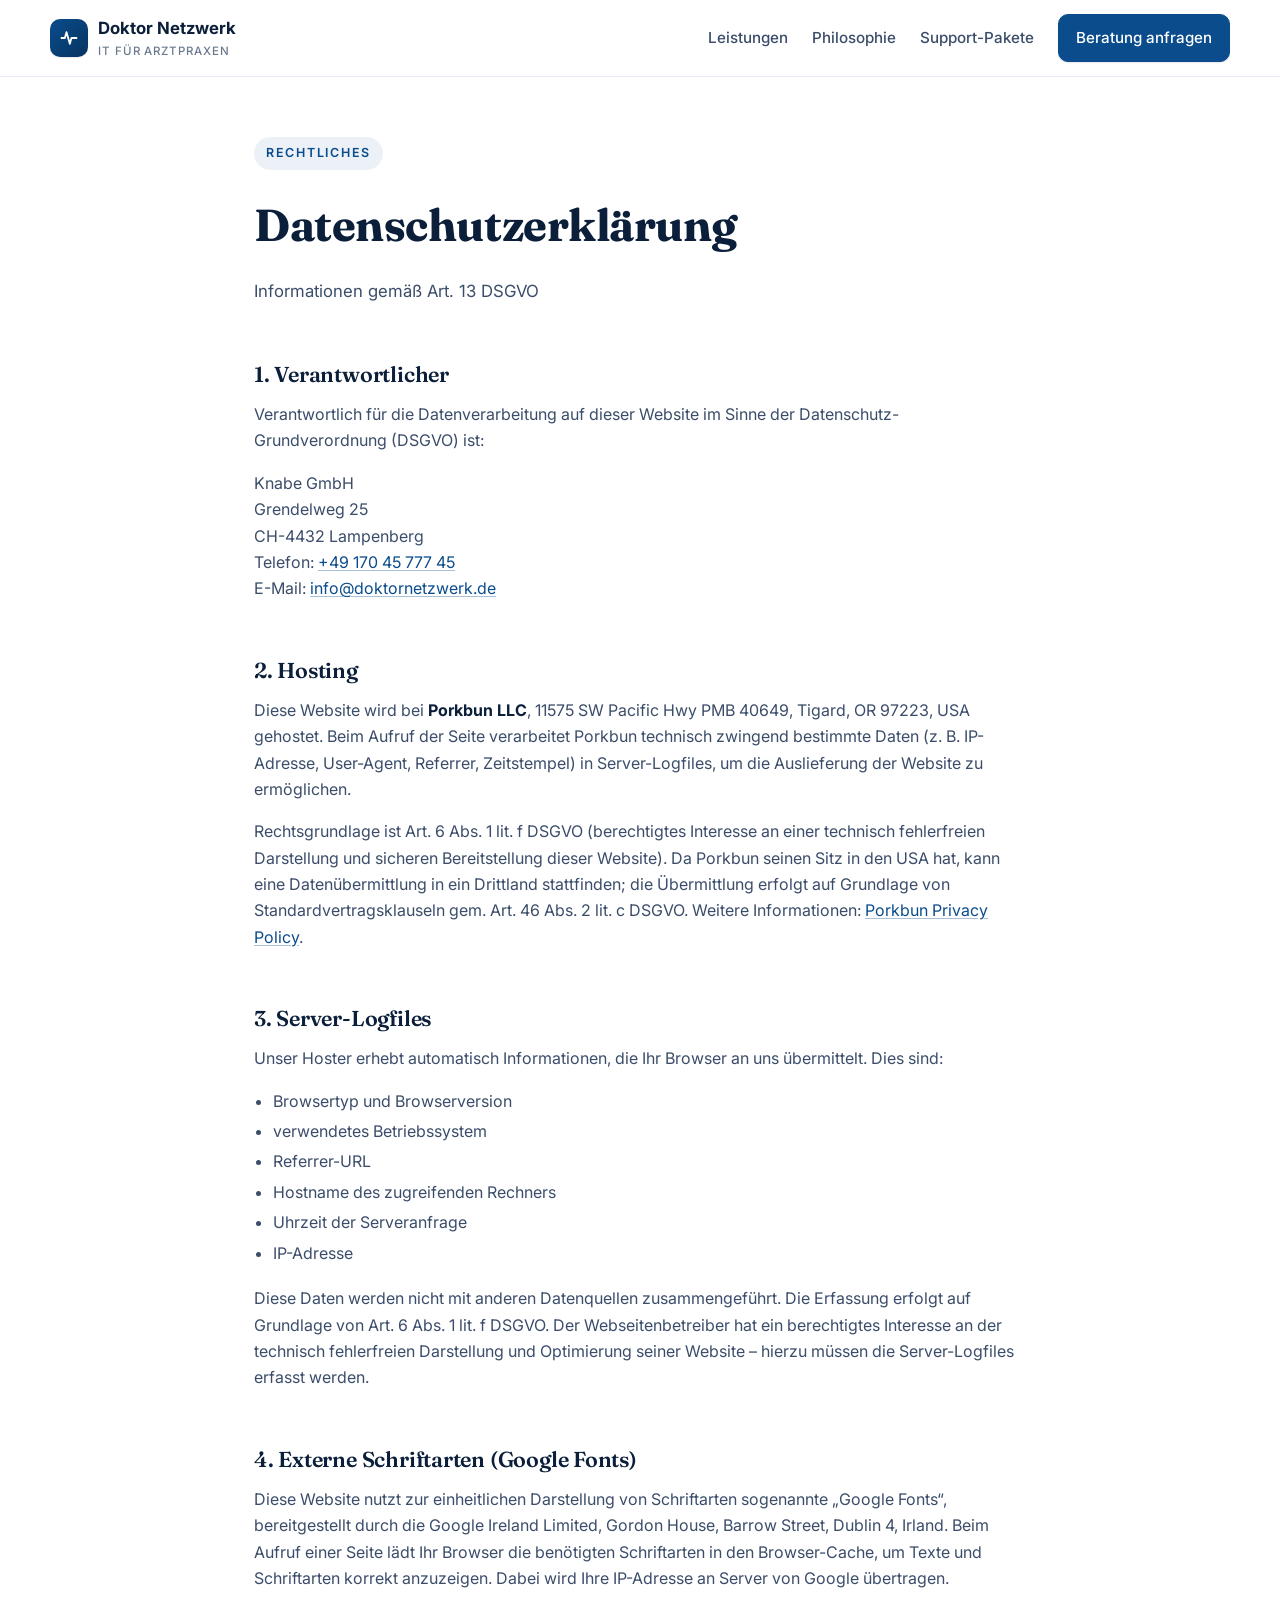
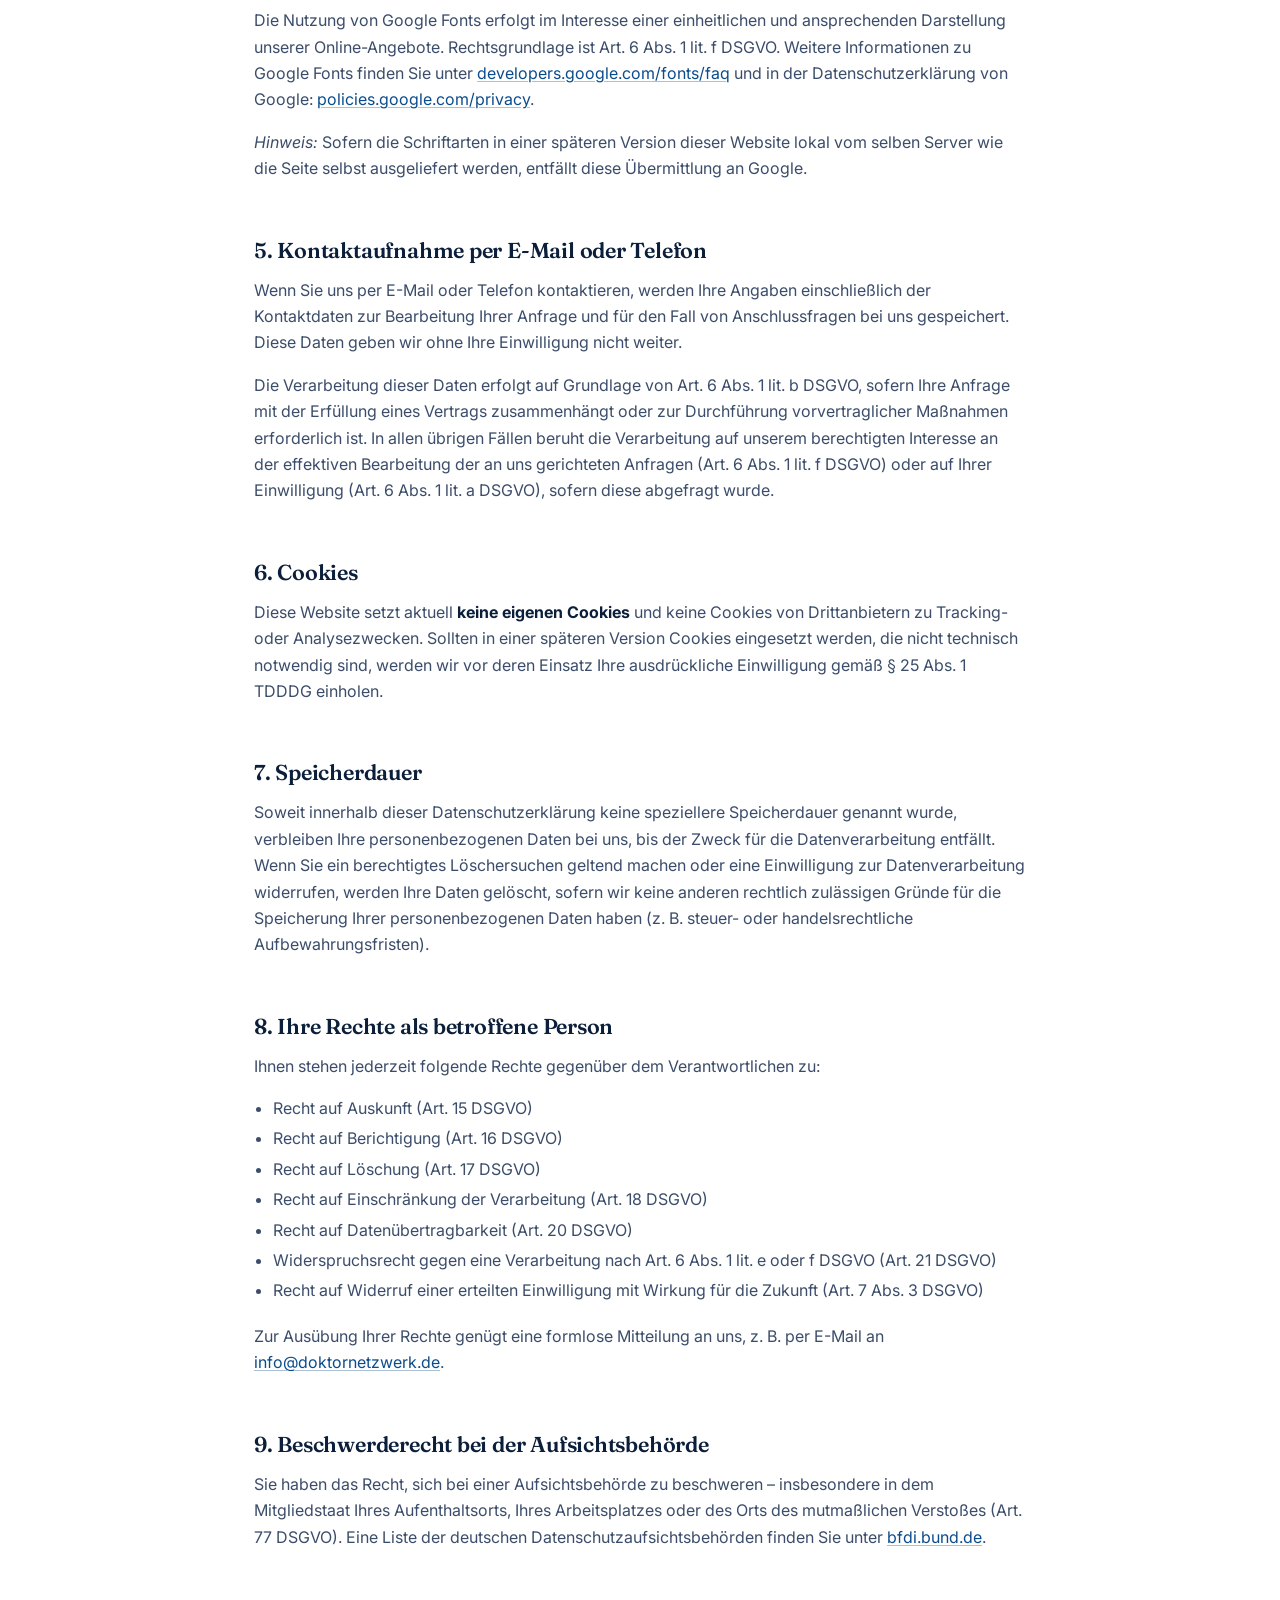
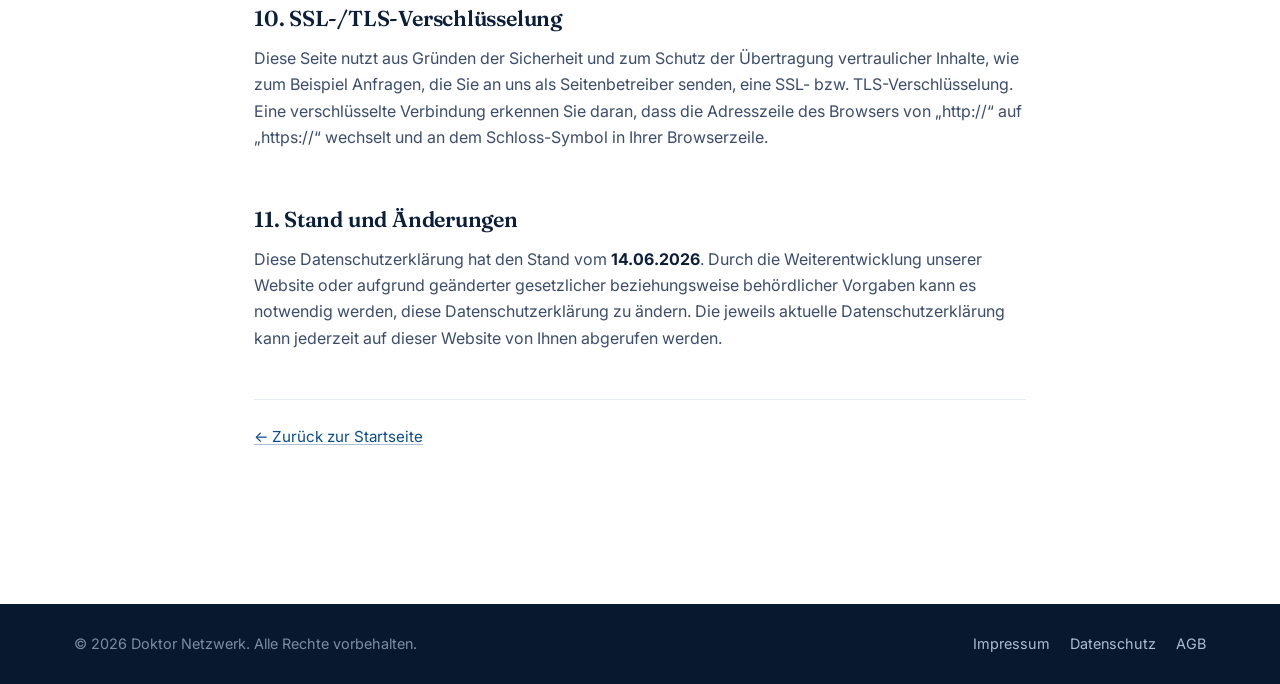
<file: datenschutz.html>
<!doctype html>
<html lang="de">
<head>
<meta charset="utf-8" />
<meta name="viewport" content="width=device-width, initial-scale=1" />
<title>Datenschutzerklärung – Doktor Netzwerk</title>
<meta name="description" content="Informationen zur Verarbeitung personenbezogener Daten gemäß Art. 13 DSGVO." />
<meta name="robots" content="noindex, follow" />
<link rel="icon" type="image/svg+xml" href="favicon.svg" />
<link rel="preconnect" href="https://fonts.googleapis.com">
<link rel="preconnect" href="https://fonts.gstatic.com" crossorigin>
<link href="https://fonts.googleapis.com/css2?family=Inter:wght@400;500;600;700;800&family=Fraunces:opsz,wght@9..144,500;9..144,600;9..144,700&display=swap" rel="stylesheet">
<link rel="stylesheet" href="legal.css" />
</head>
<body>

<!-- ============ NAV ============ -->
<header class="nav">
  <div class="wrap nav-inner">
    <a href="index.html" class="logo">
      <div class="logo-mark">
        <svg width="20" height="20" viewBox="0 0 24 24" fill="none" stroke="currentColor" stroke-width="2.2" stroke-linecap="round" stroke-linejoin="round">
          <path d="M3 12h4l2-7 4 14 2-7h6"/>
        </svg>
      </div>
      <div>
        Doktor Netzwerk
        <small>IT für Arztpraxen</small>
      </div>
    </a>
    <nav class="nav-links">
      <a href="index.html#leistungen">Leistungen</a>
      <a href="index.html#philosophie">Philosophie</a>
      <a href="index.html#pakete">Support-Pakete</a>
      <a href="index.html#kontakt" class="btn">Beratung anfragen</a>
    </nav>
  </div>
</header>

<!-- ============ CONTENT ============ -->
<main class="legal">
  <div class="wrap">

    <span class="eyebrow">Rechtliches</span>
    <h1>Datenschutzerklärung</h1>
    <p class="lead">Informationen gemäß Art. 13 DSGVO</p>

    <h2>1. Verantwortlicher</h2>
    <p>
      Verantwortlich für die Datenverarbeitung auf dieser Website im Sinne der Datenschutz-Grundverordnung (DSGVO) ist:
    </p>
    <p>
      Knabe GmbH<br/>
      Grendelweg 25<br/>
      CH-4432 Lampenberg<br/>
      Telefon: <a href="tel:+491704577745">+49 170 45 777 45</a><br/>
      E-Mail: <a href="mailto:info@doktornetzwerk.de">info@doktornetzwerk.de</a>
    </p>

    <h2>2. Hosting</h2>
    <p>
      Diese Website wird bei <strong>Porkbun LLC</strong>, 11575 SW Pacific Hwy PMB 40649, Tigard, OR 97223, USA
      gehostet. Beim Aufruf der Seite verarbeitet Porkbun technisch zwingend bestimmte Daten (z. B. IP-Adresse,
      User-Agent, Referrer, Zeitstempel) in Server-Logfiles, um die Auslieferung der Website zu ermöglichen.
    </p>
    <p>
      Rechtsgrundlage ist Art. 6 Abs. 1 lit. f DSGVO (berechtigtes Interesse an einer technisch fehlerfreien
      Darstellung und sicheren Bereitstellung dieser Website). Da Porkbun seinen Sitz in den USA hat, kann eine
      Datenübermittlung in ein Drittland stattfinden; die Übermittlung erfolgt auf Grundlage von
      Standardvertragsklauseln gem. Art. 46 Abs. 2 lit. c DSGVO. Weitere Informationen:
      <a href="https://porkbun.com/privacy" target="_blank" rel="noopener noreferrer">Porkbun Privacy Policy</a>.
    </p>

    <h2>3. Server-Logfiles</h2>
    <p>
      Unser Hoster erhebt automatisch Informationen, die Ihr Browser an uns übermittelt. Dies sind:
    </p>
    <ul>
      <li>Browsertyp und Browserversion</li>
      <li>verwendetes Betriebssystem</li>
      <li>Referrer-URL</li>
      <li>Hostname des zugreifenden Rechners</li>
      <li>Uhrzeit der Serveranfrage</li>
      <li>IP-Adresse</li>
    </ul>
    <p>
      Diese Daten werden nicht mit anderen Datenquellen zusammengeführt. Die Erfassung erfolgt auf Grundlage von
      Art. 6 Abs. 1 lit. f DSGVO. Der Webseitenbetreiber hat ein berechtigtes Interesse an der technisch fehlerfreien
      Darstellung und Optimierung seiner Website – hierzu müssen die Server-Logfiles erfasst werden.
    </p>

    <h2>4. Externe Schriftarten (Google Fonts)</h2>
    <p>
      Diese Website nutzt zur einheitlichen Darstellung von Schriftarten sogenannte „Google Fonts“, bereitgestellt
      durch die Google Ireland Limited, Gordon House, Barrow Street, Dublin 4, Irland. Beim Aufruf einer Seite lädt
      Ihr Browser die benötigten Schriftarten in den Browser-Cache, um Texte und Schriftarten korrekt anzuzeigen.
      Dabei wird Ihre IP-Adresse an Server von Google übertragen.
    </p>
    <p>
      Die Nutzung von Google Fonts erfolgt im Interesse einer einheitlichen und ansprechenden Darstellung unserer
      Online-Angebote. Rechtsgrundlage ist Art. 6 Abs. 1 lit. f DSGVO. Weitere Informationen zu Google Fonts finden
      Sie unter <a href="https://developers.google.com/fonts/faq" target="_blank" rel="noopener noreferrer">developers.google.com/fonts/faq</a>
      und in der Datenschutzerklärung von Google: <a href="https://policies.google.com/privacy" target="_blank" rel="noopener noreferrer">policies.google.com/privacy</a>.
    </p>
    <p>
      <em>Hinweis:</em> Sofern die Schriftarten in einer späteren Version dieser Website lokal vom selben Server wie die
      Seite selbst ausgeliefert werden, entfällt diese Übermittlung an Google.
    </p>

    <h2>5. Kontaktaufnahme per E-Mail oder Telefon</h2>
    <p>
      Wenn Sie uns per E-Mail oder Telefon kontaktieren, werden Ihre Angaben einschließlich der Kontaktdaten zur
      Bearbeitung Ihrer Anfrage und für den Fall von Anschlussfragen bei uns gespeichert. Diese Daten geben wir
      ohne Ihre Einwilligung nicht weiter.
    </p>
    <p>
      Die Verarbeitung dieser Daten erfolgt auf Grundlage von Art. 6 Abs. 1 lit. b DSGVO, sofern Ihre Anfrage mit
      der Erfüllung eines Vertrags zusammenhängt oder zur Durchführung vorvertraglicher Maßnahmen erforderlich ist.
      In allen übrigen Fällen beruht die Verarbeitung auf unserem berechtigten Interesse an der effektiven
      Bearbeitung der an uns gerichteten Anfragen (Art. 6 Abs. 1 lit. f DSGVO) oder auf Ihrer Einwilligung
      (Art. 6 Abs. 1 lit. a DSGVO), sofern diese abgefragt wurde.
    </p>

    <h2>6. Cookies</h2>
    <p>
      Diese Website setzt aktuell <strong>keine eigenen Cookies</strong> und keine Cookies von Drittanbietern zu
      Tracking- oder Analysezwecken. Sollten in einer späteren Version Cookies eingesetzt werden, die nicht technisch
      notwendig sind, werden wir vor deren Einsatz Ihre ausdrückliche Einwilligung gemäß § 25 Abs. 1 TDDDG einholen.
    </p>

    <h2>7. Speicherdauer</h2>
    <p>
      Soweit innerhalb dieser Datenschutzerklärung keine speziellere Speicherdauer genannt wurde, verbleiben Ihre
      personenbezogenen Daten bei uns, bis der Zweck für die Datenverarbeitung entfällt. Wenn Sie ein berechtigtes
      Löschersuchen geltend machen oder eine Einwilligung zur Datenverarbeitung widerrufen, werden Ihre Daten
      gelöscht, sofern wir keine anderen rechtlich zulässigen Gründe für die Speicherung Ihrer personenbezogenen
      Daten haben (z. B. steuer- oder handelsrechtliche Aufbewahrungsfristen).
    </p>

    <h2>8. Ihre Rechte als betroffene Person</h2>
    <p>Ihnen stehen jederzeit folgende Rechte gegenüber dem Verantwortlichen zu:</p>
    <ul>
      <li>Recht auf Auskunft (Art. 15 DSGVO)</li>
      <li>Recht auf Berichtigung (Art. 16 DSGVO)</li>
      <li>Recht auf Löschung (Art. 17 DSGVO)</li>
      <li>Recht auf Einschränkung der Verarbeitung (Art. 18 DSGVO)</li>
      <li>Recht auf Datenübertragbarkeit (Art. 20 DSGVO)</li>
      <li>Widerspruchsrecht gegen eine Verarbeitung nach Art. 6 Abs. 1 lit. e oder f DSGVO (Art. 21 DSGVO)</li>
      <li>Recht auf Widerruf einer erteilten Einwilligung mit Wirkung für die Zukunft (Art. 7 Abs. 3 DSGVO)</li>
    </ul>
    <p>
      Zur Ausübung Ihrer Rechte genügt eine formlose Mitteilung an uns, z. B. per E-Mail an
      <a href="mailto:info@doktornetzwerk.de">info@doktornetzwerk.de</a>.
    </p>

    <h2>9. Beschwerderecht bei der Aufsichtsbehörde</h2>
    <p>
      Sie haben das Recht, sich bei einer Aufsichtsbehörde zu beschweren – insbesondere in dem Mitgliedstaat Ihres
      Aufenthaltsorts, Ihres Arbeitsplatzes oder des Orts des mutmaßlichen Verstoßes (Art. 77 DSGVO). Eine Liste der
      deutschen Datenschutzaufsichtsbehörden finden Sie unter
      <a href="https://www.bfdi.bund.de/DE/Service/Anschriften/Laender/Laender-node.html" target="_blank" rel="noopener noreferrer">bfdi.bund.de</a>.
    </p>

    <h2>10. SSL-/TLS-Verschlüsselung</h2>
    <p>
      Diese Seite nutzt aus Gründen der Sicherheit und zum Schutz der Übertragung vertraulicher Inhalte, wie zum
      Beispiel Anfragen, die Sie an uns als Seitenbetreiber senden, eine SSL- bzw. TLS-Verschlüsselung. Eine
      verschlüsselte Verbindung erkennen Sie daran, dass die Adresszeile des Browsers von „http://“ auf „https://“
      wechselt und an dem Schloss-Symbol in Ihrer Browserzeile.
    </p>

    <h2>11. Stand und Änderungen</h2>
    <p>
      Diese Datenschutzerklärung hat den Stand vom <strong>14.06.2026</strong>. Durch die Weiterentwicklung unserer
      Website oder aufgrund geänderter gesetzlicher beziehungsweise behördlicher Vorgaben kann es notwendig werden,
      diese Datenschutzerklärung zu ändern. Die jeweils aktuelle Datenschutzerklärung kann jederzeit auf dieser
      Website von Ihnen abgerufen werden.
    </p>

    <p class="back-home"><a href="index.html">← Zurück zur Startseite</a></p>
  </div>
</main>

<!-- ============ FOOTER ============ -->
<footer>
  <div class="wrap foot-bottom">
    <div>© <span id="yr"></span> Doktor Netzwerk. Alle Rechte vorbehalten.</div>
    <div class="foot-links">
      <a href="impressum.html">Impressum</a>
      <a href="datenschutz.html">Datenschutz</a>
      <a href="agb.html">AGB</a>
    </div>
  </div>
</footer>

<script>document.getElementById('yr').textContent = new Date().getFullYear();</script>
</body>
</html>
</file>
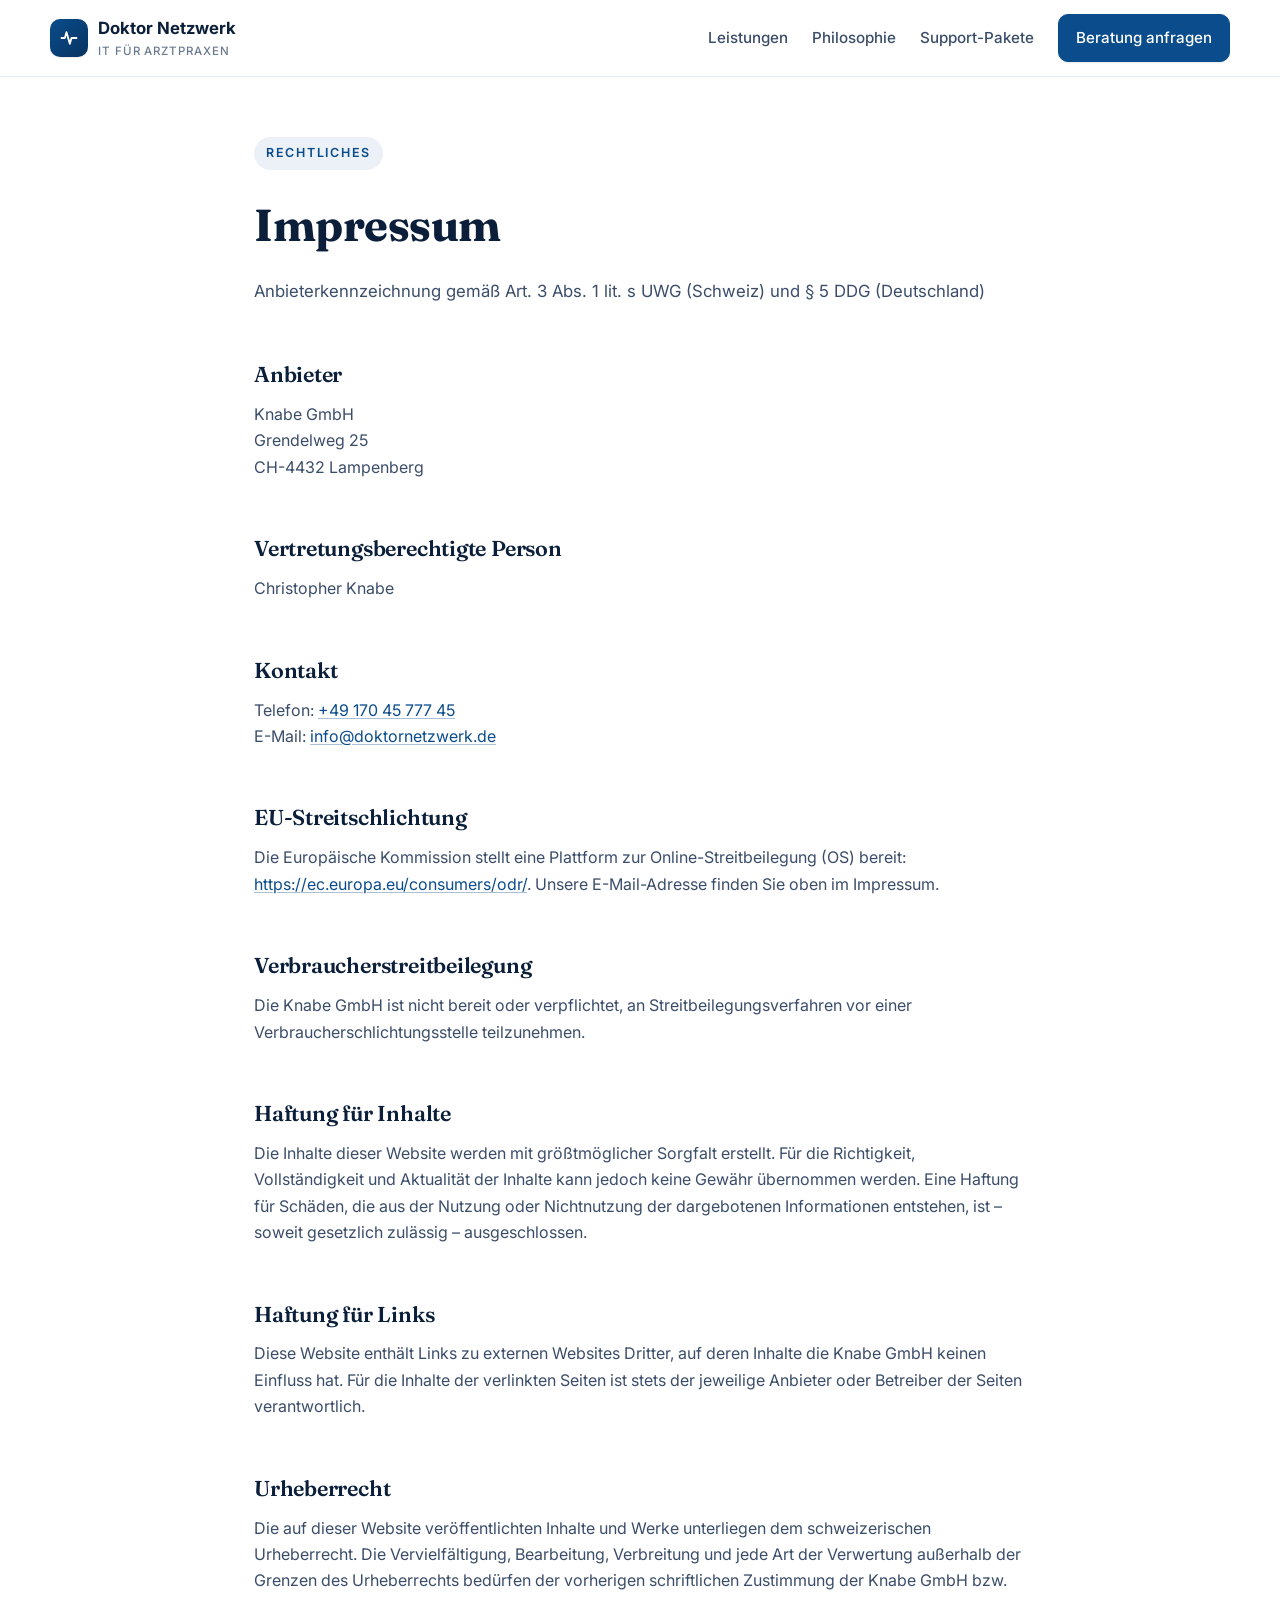
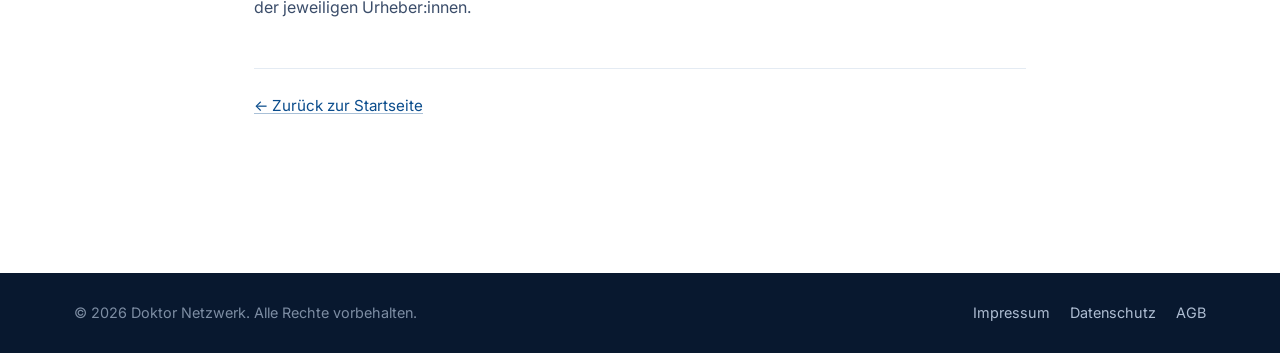
<file: impressum.html>
<!doctype html>
<html lang="de">
<head>
<meta charset="utf-8" />
<meta name="viewport" content="width=device-width, initial-scale=1" />
<title>Impressum – Doktor Netzwerk</title>
<meta name="description" content="Impressum / Anbieterkennzeichnung gemäß § 5 DDG." />
<meta name="robots" content="noindex, follow" />
<link rel="icon" type="image/svg+xml" href="favicon.svg" />
<link rel="preconnect" href="https://fonts.googleapis.com">
<link rel="preconnect" href="https://fonts.gstatic.com" crossorigin>
<link href="https://fonts.googleapis.com/css2?family=Inter:wght@400;500;600;700;800&family=Fraunces:opsz,wght@9..144,500;9..144,600;9..144,700&display=swap" rel="stylesheet">
<link rel="stylesheet" href="legal.css" />
</head>
<body>

<!-- ============ NAV ============ -->
<header class="nav">
  <div class="wrap nav-inner">
    <a href="index.html" class="logo">
      <div class="logo-mark">
        <svg width="20" height="20" viewBox="0 0 24 24" fill="none" stroke="currentColor" stroke-width="2.2" stroke-linecap="round" stroke-linejoin="round">
          <path d="M3 12h4l2-7 4 14 2-7h6"/>
        </svg>
      </div>
      <div>
        Doktor Netzwerk
        <small>IT für Arztpraxen</small>
      </div>
    </a>
    <nav class="nav-links">
      <a href="index.html#leistungen">Leistungen</a>
      <a href="index.html#philosophie">Philosophie</a>
      <a href="index.html#pakete">Support-Pakete</a>
      <a href="index.html#kontakt" class="btn">Beratung anfragen</a>
    </nav>
  </div>
</header>

<!-- ============ CONTENT ============ -->
<main class="legal">
  <div class="wrap">

    <span class="eyebrow">Rechtliches</span>
    <h1>Impressum</h1>
    <p class="lead">Anbieterkennzeichnung gemäß Art. 3 Abs. 1 lit. s UWG (Schweiz) und § 5 DDG (Deutschland)</p>

    <h2>Anbieter</h2>
    <p>
      Knabe GmbH<br/>
      Grendelweg 25<br/>
      CH-4432 Lampenberg
    </p>

    <h2>Vertretungsberechtigte Person</h2>
    <p>
      Christopher Knabe
    </p>

    <h2>Kontakt</h2>
    <p>
      Telefon: <a href="tel:+491704577745">+49 170 45 777 45</a><br/>
      E-Mail: <a href="mailto:info@doktornetzwerk.de">info@doktornetzwerk.de</a>
    </p>

    <h2>EU-Streitschlichtung</h2>
    <p>
      Die Europäische Kommission stellt eine Plattform zur Online-Streitbeilegung (OS) bereit:
      <a href="https://ec.europa.eu/consumers/odr/" target="_blank" rel="noopener noreferrer">https://ec.europa.eu/consumers/odr/</a>.
      Unsere E-Mail-Adresse finden Sie oben im Impressum.
    </p>

    <h2>Verbraucherstreitbeilegung</h2>
    <p>
      Die Knabe GmbH ist nicht bereit oder verpflichtet, an Streitbeilegungsverfahren vor einer
      Verbraucherschlichtungsstelle teilzunehmen.
    </p>

    <h2>Haftung für Inhalte</h2>
    <p>
      Die Inhalte dieser Website werden mit größtmöglicher Sorgfalt erstellt. Für die Richtigkeit, Vollständigkeit und
      Aktualität der Inhalte kann jedoch keine Gewähr übernommen werden. Eine Haftung für Schäden, die aus der
      Nutzung oder Nichtnutzung der dargebotenen Informationen entstehen, ist – soweit gesetzlich zulässig –
      ausgeschlossen.
    </p>

    <h2>Haftung für Links</h2>
    <p>
      Diese Website enthält Links zu externen Websites Dritter, auf deren Inhalte die Knabe GmbH keinen Einfluss hat.
      Für die Inhalte der verlinkten Seiten ist stets der jeweilige Anbieter oder Betreiber der Seiten verantwortlich.
    </p>

    <h2>Urheberrecht</h2>
    <p>
      Die auf dieser Website veröffentlichten Inhalte und Werke unterliegen dem schweizerischen Urheberrecht. Die
      Vervielfältigung, Bearbeitung, Verbreitung und jede Art der Verwertung außerhalb der Grenzen des Urheberrechts
      bedürfen der vorherigen schriftlichen Zustimmung der Knabe GmbH bzw. der jeweiligen Urheber:innen.
    </p>

    <p class="back-home"><a href="index.html">← Zurück zur Startseite</a></p>
  </div>
</main>

<!-- ============ FOOTER ============ -->
<footer>
  <div class="wrap foot-bottom">
    <div>© <span id="yr"></span> Doktor Netzwerk. Alle Rechte vorbehalten.</div>
    <div class="foot-links">
      <a href="impressum.html">Impressum</a>
      <a href="datenschutz.html">Datenschutz</a>
      <a href="agb.html">AGB</a>
    </div>
  </div>
</footer>

<script>document.getElementById('yr').textContent = new Date().getFullYear();</script>
</body>
</html>
</file>
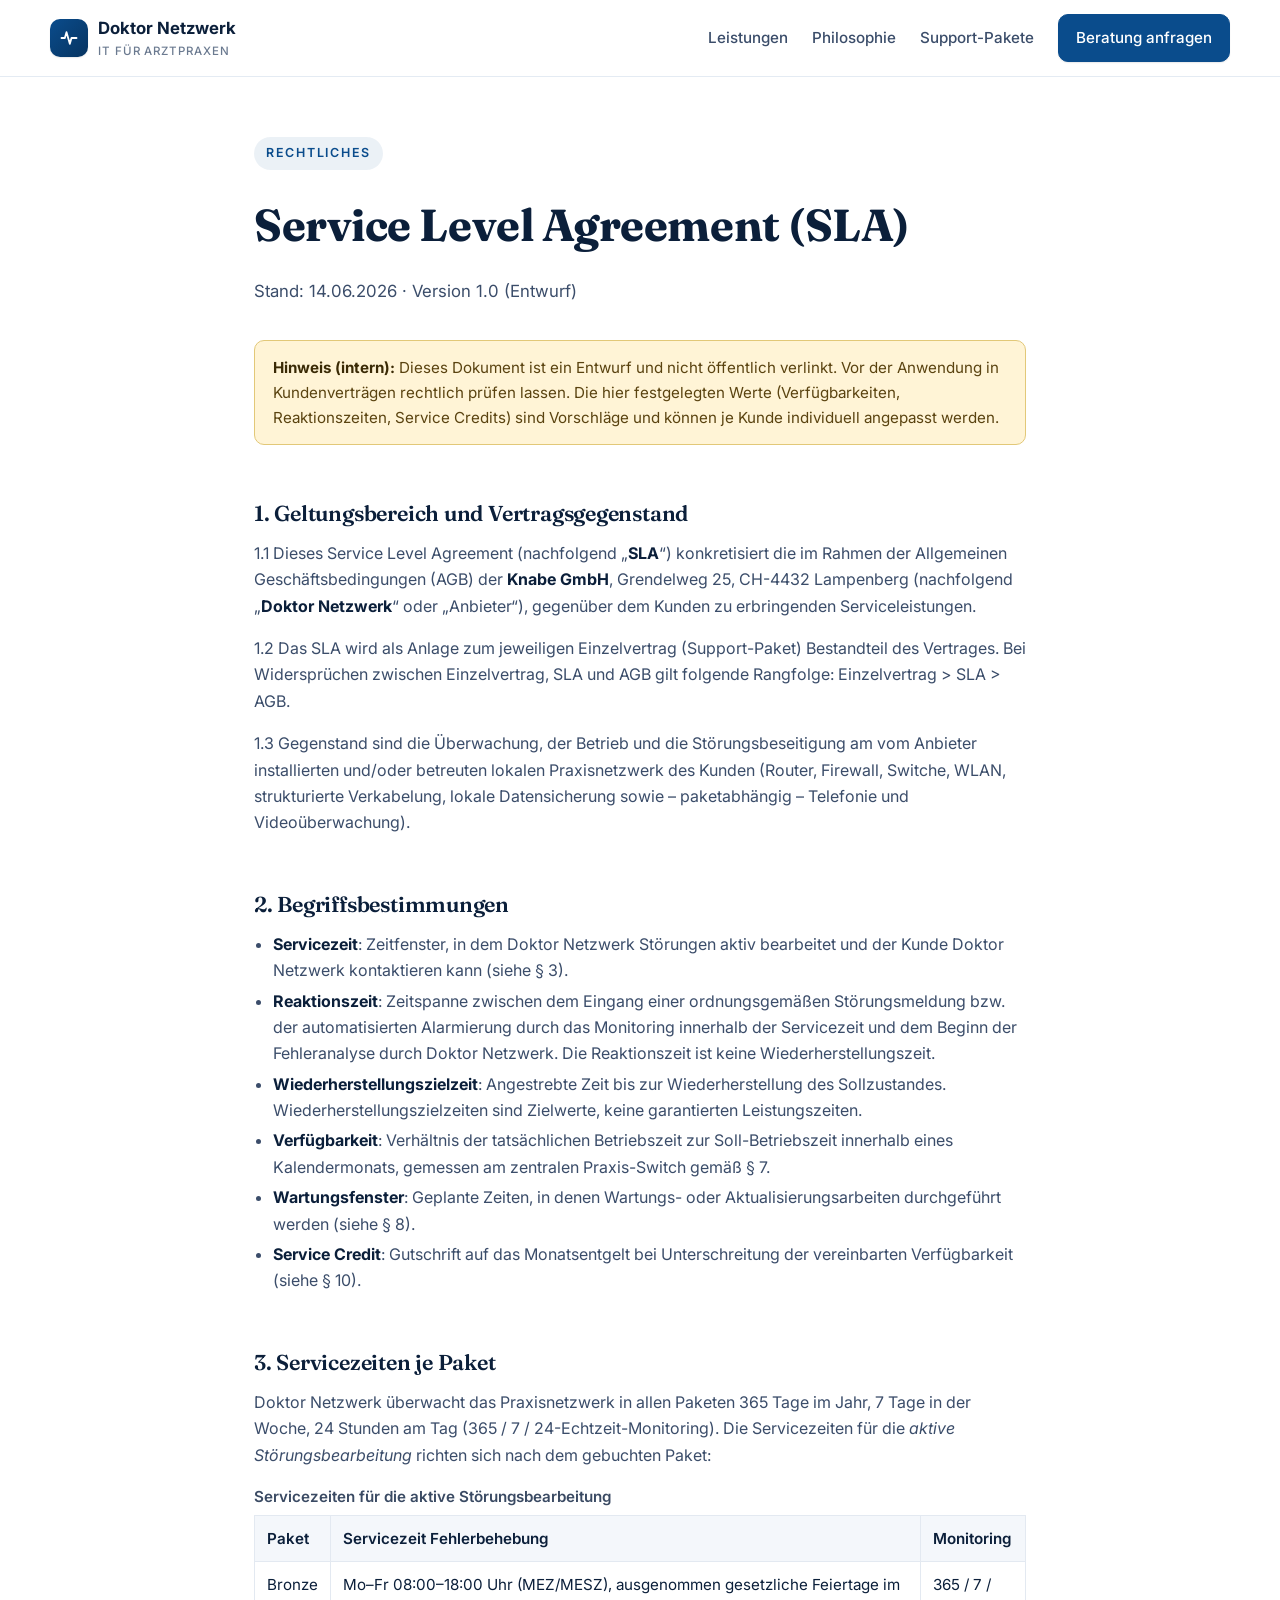
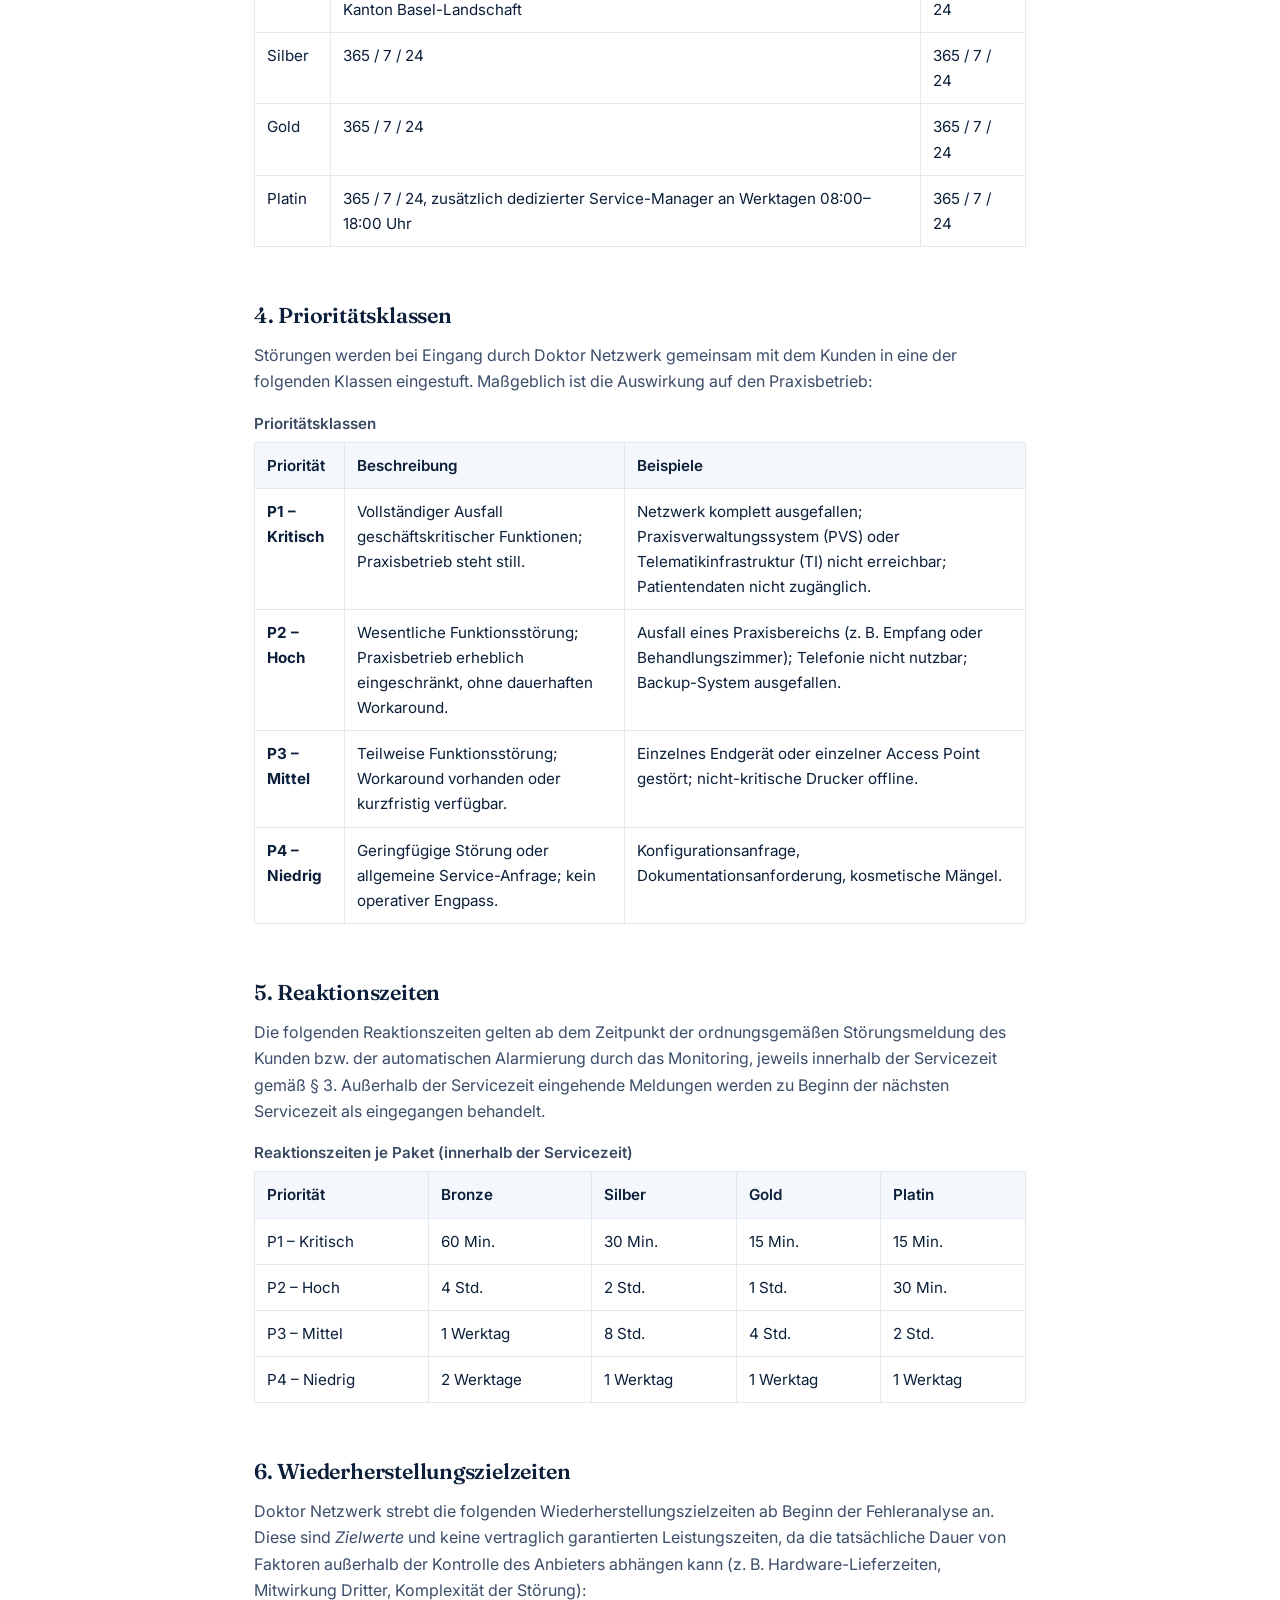
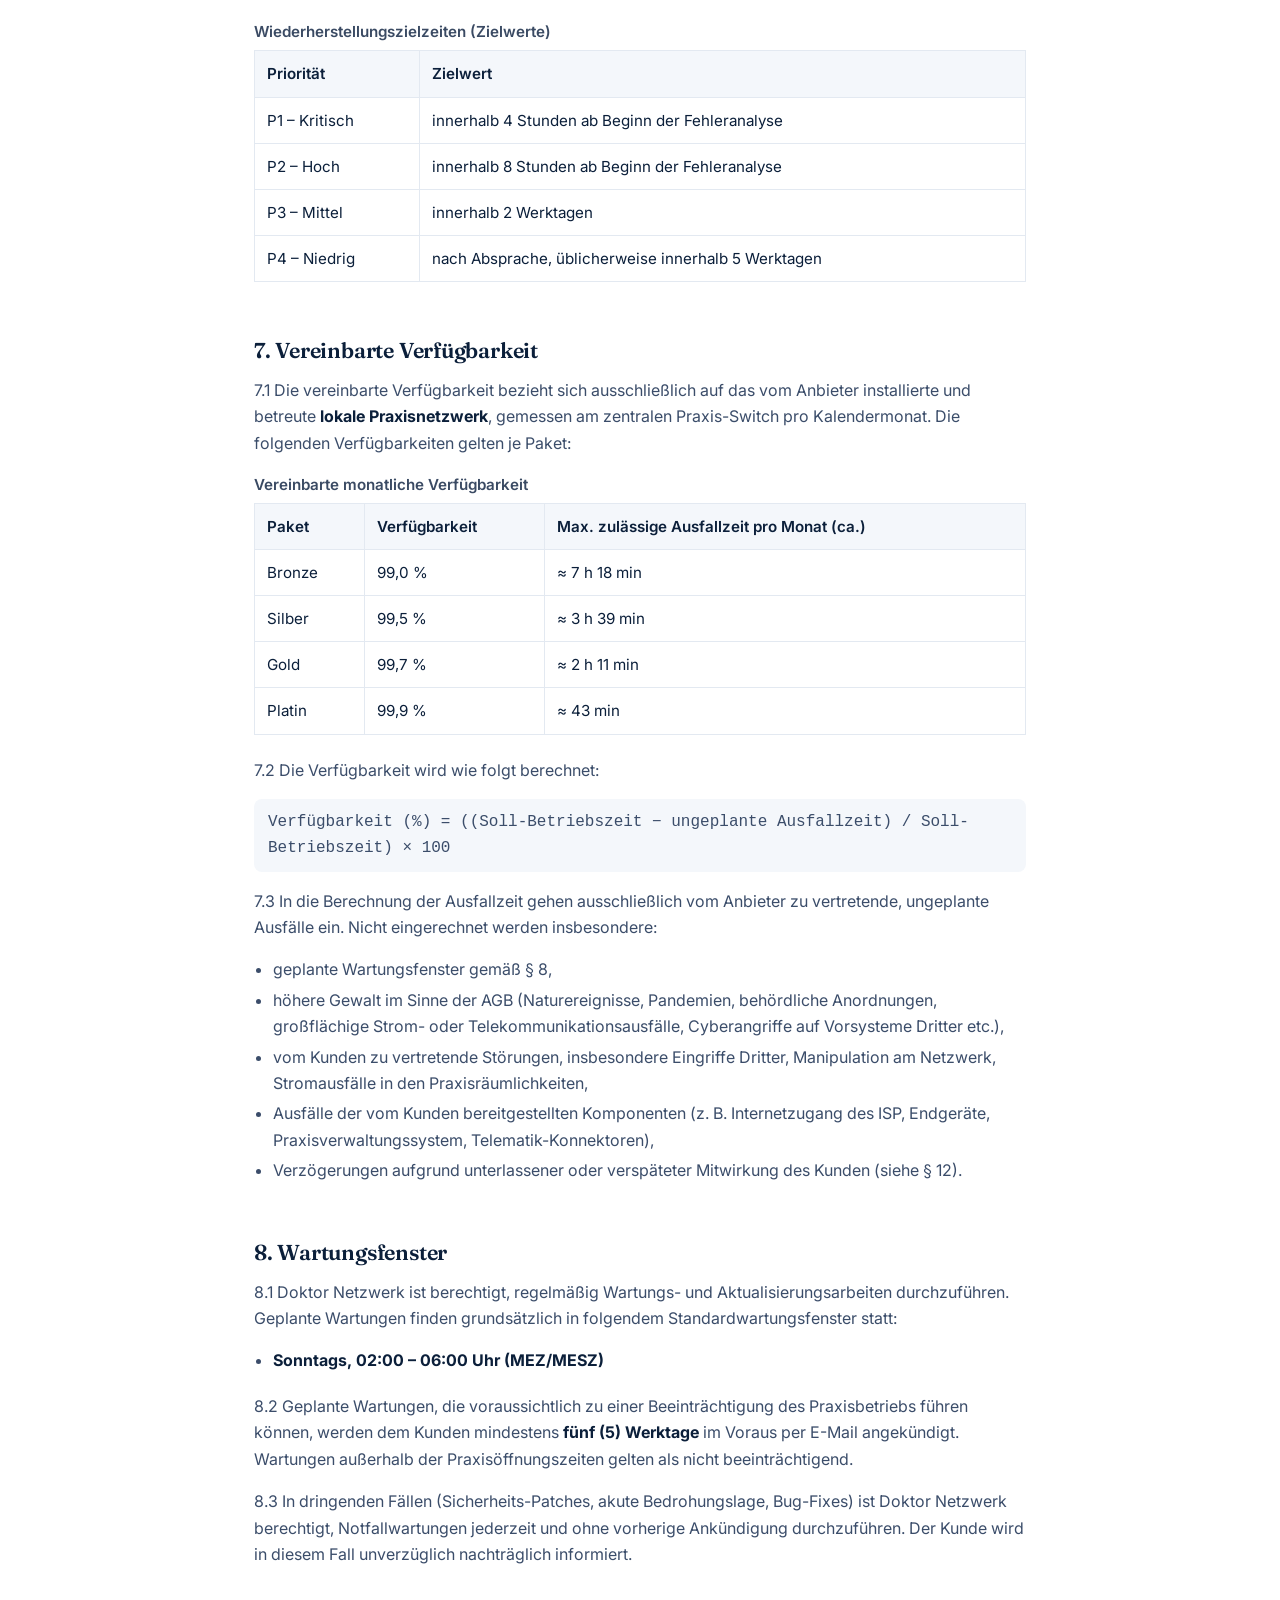
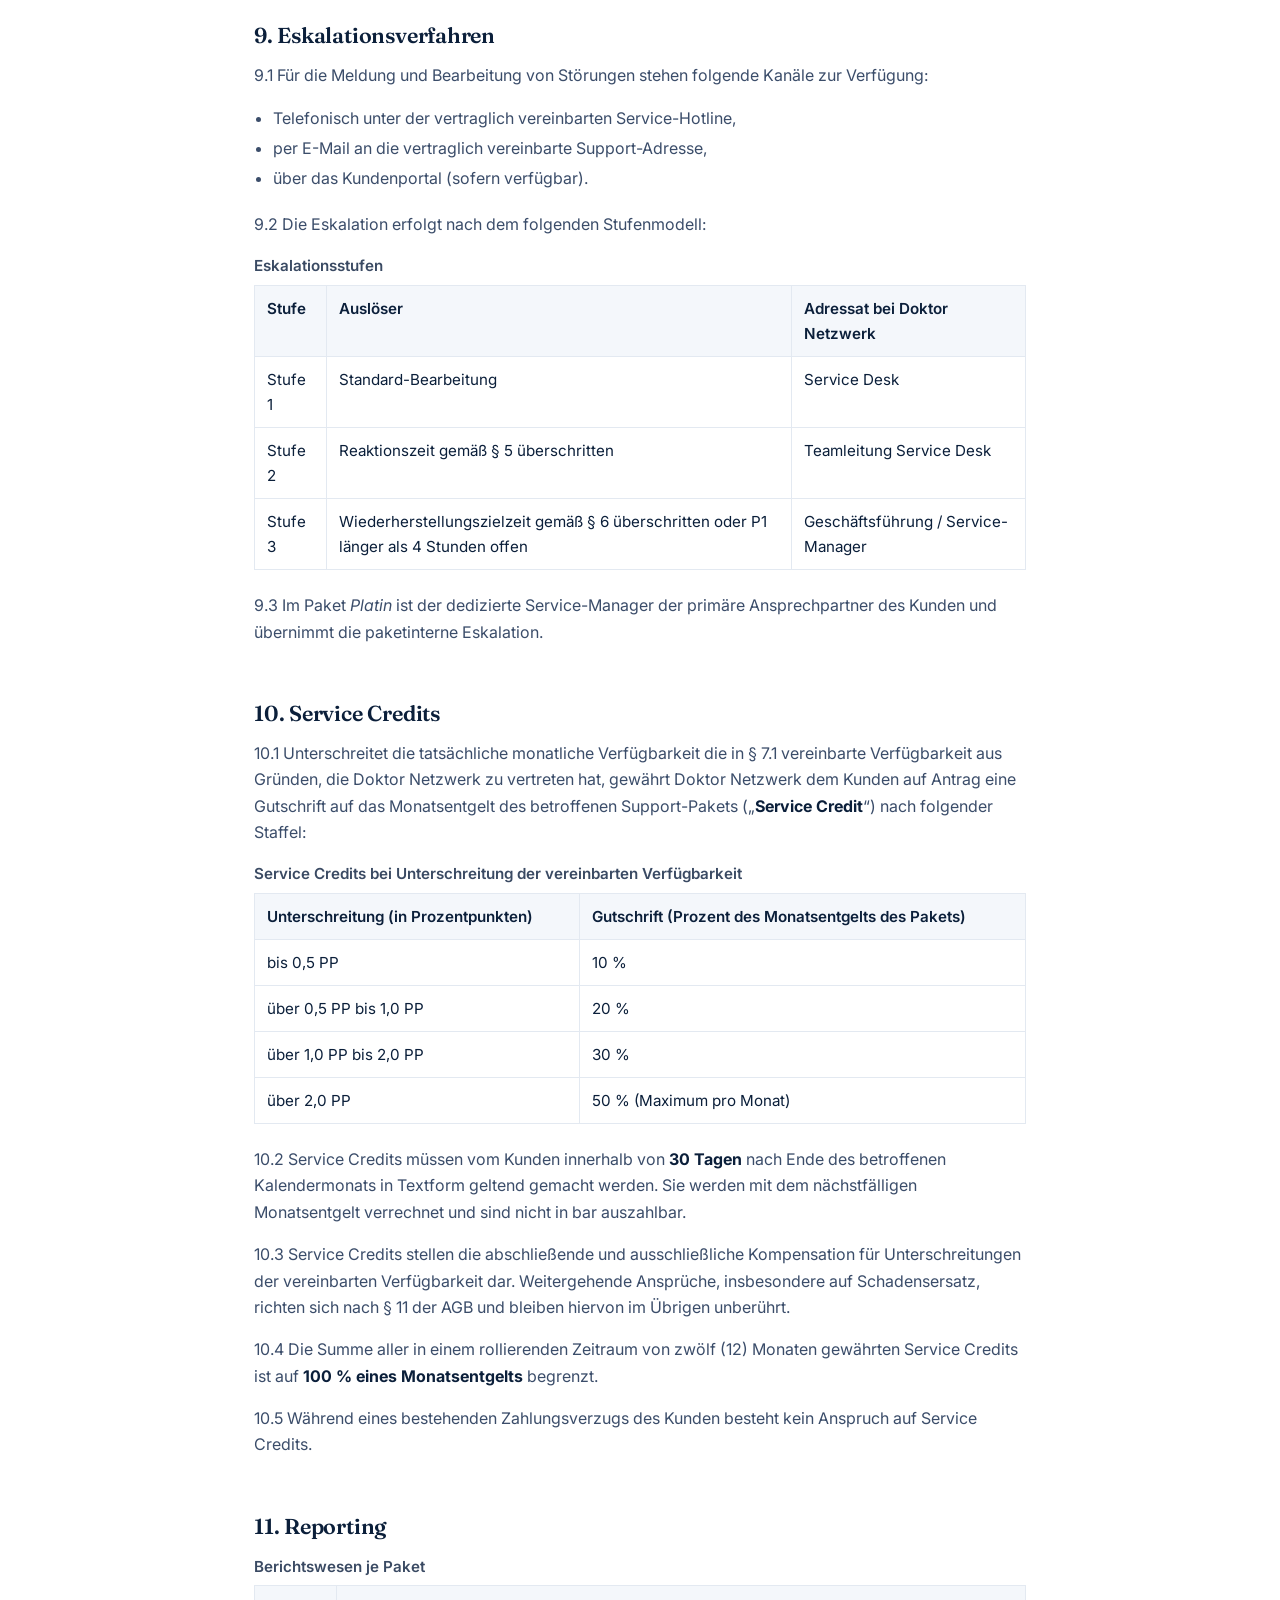
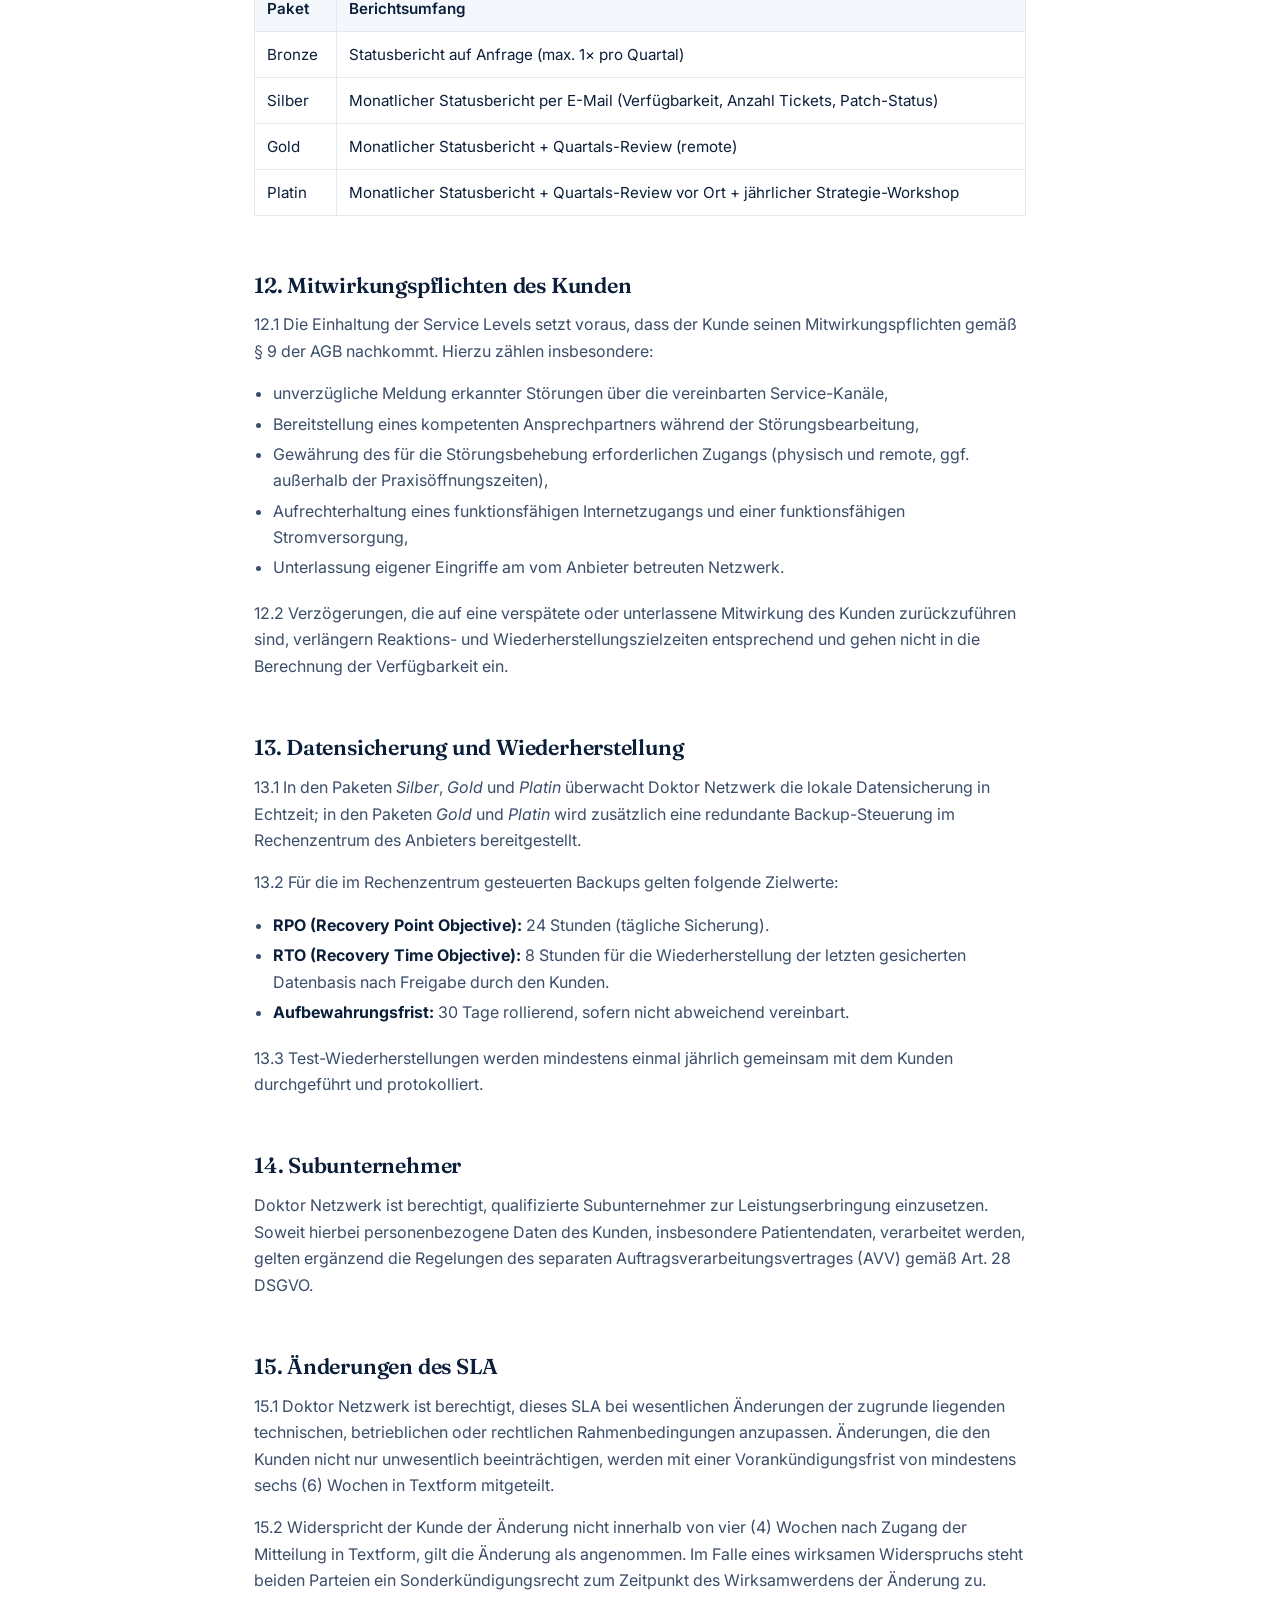
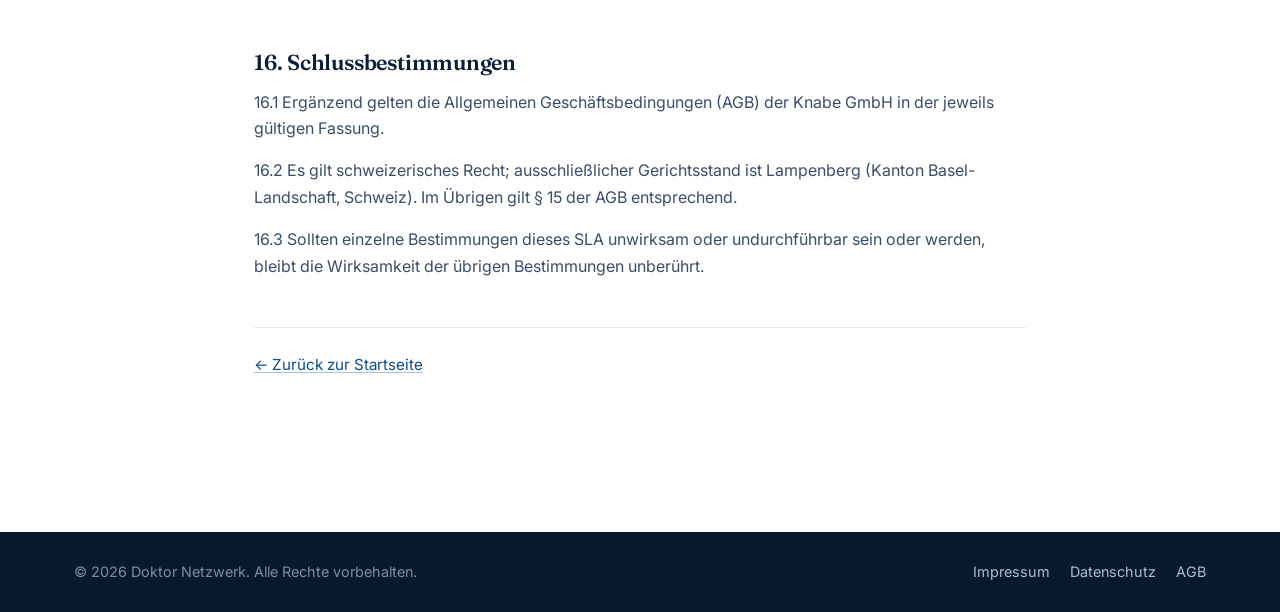
<file: sla.html>
<!doctype html>
<html lang="de">
<head>
<meta charset="utf-8" />
<meta name="viewport" content="width=device-width, initial-scale=1" />
<title>Service Level Agreement (SLA) – Doktor Netzwerk</title>
<meta name="description" content="Service Level Agreement (SLA) der Knabe GmbH für die Dienstleistungen unter der Marke Doktor Netzwerk." />
<meta name="robots" content="noindex, nofollow" />
<link rel="icon" type="image/svg+xml" href="favicon.svg" />
<link rel="preconnect" href="https://fonts.googleapis.com">
<link rel="preconnect" href="https://fonts.gstatic.com" crossorigin>
<link href="https://fonts.googleapis.com/css2?family=Inter:wght@400;500;600;700;800&family=Fraunces:opsz,wght@9..144,500;9..144,600;9..144,700&display=swap" rel="stylesheet">
<link rel="stylesheet" href="legal.css" />
<style>
  /* Slim table styling for SLA matrices */
  .sla-table{width:100%; border-collapse:collapse; margin:14px 0 22px; font-size:.95rem}
  .sla-table th, .sla-table td{border:1px solid #e3e9f1; padding:10px 12px; text-align:left; vertical-align:top}
  .sla-table th{background:#f4f7fb; font-weight:600}
  .sla-table caption{caption-side:top; text-align:left; font-weight:600; margin-bottom:6px; color:#3a4a63}
  .draft-banner{
    background:#fff4d6; border:1px solid #e2c878; color:#5a4310;
    padding:14px 18px; border-radius:10px; margin:0 0 24px; font-size:.95rem;
  }
  .draft-banner strong{color:#3a2a05}
</style>
</head>
<body>

<!-- ============ NAV ============ -->
<header class="nav">
  <div class="wrap nav-inner">
    <a href="index.html" class="logo">
      <div class="logo-mark">
        <svg width="20" height="20" viewBox="0 0 24 24" fill="none" stroke="currentColor" stroke-width="2.2" stroke-linecap="round" stroke-linejoin="round">
          <path d="M3 12h4l2-7 4 14 2-7h6"/>
        </svg>
      </div>
      <div>
        Doktor Netzwerk
        <small>IT für Arztpraxen</small>
      </div>
    </a>
    <nav class="nav-links">
      <a href="index.html#leistungen">Leistungen</a>
      <a href="index.html#philosophie">Philosophie</a>
      <a href="index.html#pakete">Support-Pakete</a>
      <a href="index.html#kontakt" class="btn">Beratung anfragen</a>
    </nav>
  </div>
</header>

<!-- ============ CONTENT ============ -->
<main class="legal">
  <div class="wrap">

    <span class="eyebrow">Rechtliches</span>
    <h1>Service Level Agreement (SLA)</h1>
    <p class="lead">Stand: 14.06.2026 · Version 1.0 (Entwurf)</p>

    <div class="draft-banner">
      <strong>Hinweis (intern):</strong> Dieses Dokument ist ein Entwurf und nicht öffentlich verlinkt. Vor der
      Anwendung in Kundenverträgen rechtlich prüfen lassen. Die hier festgelegten Werte (Verfügbarkeiten,
      Reaktionszeiten, Service Credits) sind Vorschläge und können je Kunde individuell angepasst werden.
    </div>

    <h2>1. Geltungsbereich und Vertragsgegenstand</h2>
    <p>
      1.1 Dieses Service Level Agreement (nachfolgend „<strong>SLA</strong>“) konkretisiert die im Rahmen der
      Allgemeinen Geschäftsbedingungen (AGB) der <strong>Knabe GmbH</strong>, Grendelweg 25, CH-4432 Lampenberg
      (nachfolgend „<strong>Doktor Netzwerk</strong>“ oder „Anbieter“), gegenüber dem Kunden zu
      erbringenden Serviceleistungen.
    </p>
    <p>
      1.2 Das SLA wird als Anlage zum jeweiligen Einzelvertrag (Support-Paket) Bestandteil des Vertrages.
      Bei Widersprüchen zwischen Einzelvertrag, SLA und AGB gilt folgende Rangfolge: Einzelvertrag &gt; SLA &gt;
      AGB.
    </p>
    <p>
      1.3 Gegenstand sind die Überwachung, der Betrieb und die Störungsbeseitigung am vom Anbieter installierten
      und/oder betreuten lokalen Praxisnetzwerk des Kunden (Router, Firewall, Switche, WLAN, strukturierte
      Verkabelung, lokale Datensicherung sowie – paketabhängig – Telefonie und Videoüberwachung).
    </p>

    <h2>2. Begriffsbestimmungen</h2>
    <ul>
      <li><strong>Servicezeit</strong>: Zeitfenster, in dem Doktor Netzwerk Störungen aktiv bearbeitet und der
        Kunde Doktor Netzwerk kontaktieren kann (siehe § 3).</li>
      <li><strong>Reaktionszeit</strong>: Zeitspanne zwischen dem Eingang einer ordnungsgemäßen Störungsmeldung
        bzw. der automatisierten Alarmierung durch das Monitoring innerhalb der Servicezeit und dem Beginn der
        Fehleranalyse durch Doktor Netzwerk. Die Reaktionszeit ist keine Wiederherstellungszeit.</li>
      <li><strong>Wiederherstellungszielzeit</strong>: Angestrebte Zeit bis zur Wiederherstellung des
        Sollzustandes. Wiederherstellungszielzeiten sind Zielwerte, keine garantierten Leistungszeiten.</li>
      <li><strong>Verfügbarkeit</strong>: Verhältnis der tatsächlichen Betriebszeit zur Soll-Betriebszeit
        innerhalb eines Kalendermonats, gemessen am zentralen Praxis-Switch gemäß § 7.</li>
      <li><strong>Wartungsfenster</strong>: Geplante Zeiten, in denen Wartungs- oder Aktualisierungsarbeiten
        durchgeführt werden (siehe § 8).</li>
      <li><strong>Service Credit</strong>: Gutschrift auf das Monatsentgelt bei Unterschreitung der vereinbarten
        Verfügbarkeit (siehe § 10).</li>
    </ul>

    <h2>3. Servicezeiten je Paket</h2>
    <p>
      Doktor Netzwerk überwacht das Praxisnetzwerk in allen Paketen 365 Tage im Jahr, 7 Tage in der Woche, 24 Stunden
      am Tag (365 / 7 / 24-Echtzeit-Monitoring). Die Servicezeiten für die <em>aktive Störungsbearbeitung</em>
      richten sich nach dem gebuchten Paket:
    </p>
    <table class="sla-table" aria-describedby="caption-servicezeiten">
      <caption id="caption-servicezeiten">Servicezeiten für die aktive Störungsbearbeitung</caption>
      <thead>
        <tr><th>Paket</th><th>Servicezeit Fehlerbehebung</th><th>Monitoring</th></tr>
      </thead>
      <tbody>
        <tr><td>Bronze</td><td>Mo–Fr 08:00–18:00 Uhr (MEZ/MESZ), ausgenommen gesetzliche Feiertage im Kanton Basel-Landschaft</td><td>365 / 7 / 24</td></tr>
        <tr><td>Silber</td><td>365 / 7 / 24</td><td>365 / 7 / 24</td></tr>
        <tr><td>Gold</td><td>365 / 7 / 24</td><td>365 / 7 / 24</td></tr>
        <tr><td>Platin</td><td>365 / 7 / 24, zusätzlich dedizierter Service-Manager an Werktagen 08:00–18:00 Uhr</td><td>365 / 7 / 24</td></tr>
      </tbody>
    </table>

    <h2>4. Prioritätsklassen</h2>
    <p>
      Störungen werden bei Eingang durch Doktor Netzwerk gemeinsam mit dem Kunden in eine der folgenden Klassen
      eingestuft. Maßgeblich ist die Auswirkung auf den Praxisbetrieb:
    </p>
    <table class="sla-table" aria-describedby="caption-prios">
      <caption id="caption-prios">Prioritätsklassen</caption>
      <thead>
        <tr><th>Priorität</th><th>Beschreibung</th><th>Beispiele</th></tr>
      </thead>
      <tbody>
        <tr>
          <td><strong>P1 – Kritisch</strong></td>
          <td>Vollständiger Ausfall geschäftskritischer Funktionen; Praxisbetrieb steht still.</td>
          <td>Netzwerk komplett ausgefallen; Praxisverwaltungssystem (PVS) oder Telematikinfrastruktur (TI) nicht erreichbar; Patientendaten nicht zugänglich.</td>
        </tr>
        <tr>
          <td><strong>P2 – Hoch</strong></td>
          <td>Wesentliche Funktionsstörung; Praxisbetrieb erheblich eingeschränkt, ohne dauerhaften Workaround.</td>
          <td>Ausfall eines Praxisbereichs (z. B. Empfang oder Behandlungszimmer); Telefonie nicht nutzbar; Backup-System ausgefallen.</td>
        </tr>
        <tr>
          <td><strong>P3 – Mittel</strong></td>
          <td>Teilweise Funktionsstörung; Workaround vorhanden oder kurzfristig verfügbar.</td>
          <td>Einzelnes Endgerät oder einzelner Access Point gestört; nicht-kritische Drucker offline.</td>
        </tr>
        <tr>
          <td><strong>P4 – Niedrig</strong></td>
          <td>Geringfügige Störung oder allgemeine Service-Anfrage; kein operativer Engpass.</td>
          <td>Konfigurationsanfrage, Dokumentationsanforderung, kosmetische Mängel.</td>
        </tr>
      </tbody>
    </table>

    <h2>5. Reaktionszeiten</h2>
    <p>
      Die folgenden Reaktionszeiten gelten ab dem Zeitpunkt der ordnungsgemäßen Störungsmeldung des Kunden bzw. der
      automatischen Alarmierung durch das Monitoring, jeweils innerhalb der Servicezeit gemäß § 3. Außerhalb der
      Servicezeit eingehende Meldungen werden zu Beginn der nächsten Servicezeit als eingegangen behandelt.
    </p>
    <table class="sla-table" aria-describedby="caption-reaktion">
      <caption id="caption-reaktion">Reaktionszeiten je Paket (innerhalb der Servicezeit)</caption>
      <thead>
        <tr><th>Priorität</th><th>Bronze</th><th>Silber</th><th>Gold</th><th>Platin</th></tr>
      </thead>
      <tbody>
        <tr><td>P1 – Kritisch</td><td>60 Min.</td><td>30 Min.</td><td>15 Min.</td><td>15 Min.</td></tr>
        <tr><td>P2 – Hoch</td><td>4 Std.</td><td>2 Std.</td><td>1 Std.</td><td>30 Min.</td></tr>
        <tr><td>P3 – Mittel</td><td>1 Werktag</td><td>8 Std.</td><td>4 Std.</td><td>2 Std.</td></tr>
        <tr><td>P4 – Niedrig</td><td>2 Werktage</td><td>1 Werktag</td><td>1 Werktag</td><td>1 Werktag</td></tr>
      </tbody>
    </table>

    <h2>6. Wiederherstellungszielzeiten</h2>
    <p>
      Doktor Netzwerk strebt die folgenden Wiederherstellungszielzeiten ab Beginn der Fehleranalyse an. Diese sind
      <em>Zielwerte</em> und keine vertraglich garantierten Leistungszeiten, da die tatsächliche Dauer von Faktoren
      außerhalb der Kontrolle des Anbieters abhängen kann (z. B. Hardware-Lieferzeiten, Mitwirkung Dritter,
      Komplexität der Störung):
    </p>
    <table class="sla-table" aria-describedby="caption-wh">
      <caption id="caption-wh">Wiederherstellungszielzeiten (Zielwerte)</caption>
      <thead>
        <tr><th>Priorität</th><th>Zielwert</th></tr>
      </thead>
      <tbody>
        <tr><td>P1 – Kritisch</td><td>innerhalb 4 Stunden ab Beginn der Fehleranalyse</td></tr>
        <tr><td>P2 – Hoch</td><td>innerhalb 8 Stunden ab Beginn der Fehleranalyse</td></tr>
        <tr><td>P3 – Mittel</td><td>innerhalb 2 Werktagen</td></tr>
        <tr><td>P4 – Niedrig</td><td>nach Absprache, üblicherweise innerhalb 5 Werktagen</td></tr>
      </tbody>
    </table>

    <h2>7. Vereinbarte Verfügbarkeit</h2>
    <p>
      7.1 Die vereinbarte Verfügbarkeit bezieht sich ausschließlich auf das vom Anbieter installierte und betreute
      <strong>lokale Praxisnetzwerk</strong>, gemessen am zentralen Praxis-Switch pro Kalendermonat. Die folgenden
      Verfügbarkeiten gelten je Paket:
    </p>
    <table class="sla-table" aria-describedby="caption-verf">
      <caption id="caption-verf">Vereinbarte monatliche Verfügbarkeit</caption>
      <thead>
        <tr><th>Paket</th><th>Verfügbarkeit</th><th>Max. zulässige Ausfallzeit pro Monat (ca.)</th></tr>
      </thead>
      <tbody>
        <tr><td>Bronze</td><td>99,0 %</td><td>≈ 7 h 18 min</td></tr>
        <tr><td>Silber</td><td>99,5 %</td><td>≈ 3 h 39 min</td></tr>
        <tr><td>Gold</td><td>99,7 %</td><td>≈ 2 h 11 min</td></tr>
        <tr><td>Platin</td><td>99,9 %</td><td>≈ 43 min</td></tr>
      </tbody>
    </table>
    <p>
      7.2 Die Verfügbarkeit wird wie folgt berechnet:
    </p>
    <p style="font-family:ui-monospace,Menlo,Consolas,monospace; background:#f4f7fb; padding:10px 14px; border-radius:8px; display:inline-block">
      Verfügbarkeit (%) = ((Soll-Betriebszeit − ungeplante Ausfallzeit) / Soll-Betriebszeit) × 100
    </p>
    <p>
      7.3 In die Berechnung der Ausfallzeit gehen ausschließlich vom Anbieter zu vertretende, ungeplante Ausfälle
      ein. Nicht eingerechnet werden insbesondere:
    </p>
    <ul>
      <li>geplante Wartungsfenster gemäß § 8,</li>
      <li>höhere Gewalt im Sinne der AGB (Naturereignisse, Pandemien, behördliche Anordnungen, großflächige Strom-
        oder Telekommunikationsausfälle, Cyberangriffe auf Vorsysteme Dritter etc.),</li>
      <li>vom Kunden zu vertretende Störungen, insbesondere Eingriffe Dritter, Manipulation am Netzwerk,
        Stromausfälle in den Praxisräumlichkeiten,</li>
      <li>Ausfälle der vom Kunden bereitgestellten Komponenten (z. B. Internetzugang des ISP, Endgeräte,
        Praxisverwaltungssystem, Telematik-Konnektoren),</li>
      <li>Verzögerungen aufgrund unterlassener oder verspäteter Mitwirkung des Kunden (siehe § 12).</li>
    </ul>

    <h2>8. Wartungsfenster</h2>
    <p>
      8.1 Doktor Netzwerk ist berechtigt, regelmäßig Wartungs- und Aktualisierungsarbeiten durchzuführen.
      Geplante Wartungen finden grundsätzlich in folgendem Standardwartungsfenster statt:
    </p>
    <ul>
      <li><strong>Sonntags, 02:00 – 06:00 Uhr (MEZ/MESZ)</strong></li>
    </ul>
    <p>
      8.2 Geplante Wartungen, die voraussichtlich zu einer Beeinträchtigung des Praxisbetriebs führen können, werden
      dem Kunden mindestens <strong>fünf (5) Werktage</strong> im Voraus per E-Mail angekündigt. Wartungen außerhalb
      der Praxisöffnungszeiten gelten als nicht beeinträchtigend.
    </p>
    <p>
      8.3 In dringenden Fällen (Sicherheits-Patches, akute Bedrohungslage, Bug-Fixes) ist Doktor Netzwerk berechtigt,
      Notfallwartungen jederzeit und ohne vorherige Ankündigung durchzuführen. Der Kunde wird in diesem Fall
      unverzüglich nachträglich informiert.
    </p>

    <h2>9. Eskalationsverfahren</h2>
    <p>
      9.1 Für die Meldung und Bearbeitung von Störungen stehen folgende Kanäle zur Verfügung:
    </p>
    <ul>
      <li>Telefonisch unter der vertraglich vereinbarten Service-Hotline,</li>
      <li>per E-Mail an die vertraglich vereinbarte Support-Adresse,</li>
      <li>über das Kundenportal (sofern verfügbar).</li>
    </ul>
    <p>
      9.2 Die Eskalation erfolgt nach dem folgenden Stufenmodell:
    </p>
    <table class="sla-table" aria-describedby="caption-esk">
      <caption id="caption-esk">Eskalationsstufen</caption>
      <thead>
        <tr><th>Stufe</th><th>Auslöser</th><th>Adressat bei Doktor Netzwerk</th></tr>
      </thead>
      <tbody>
        <tr><td>Stufe 1</td><td>Standard-Bearbeitung</td><td>Service Desk</td></tr>
        <tr><td>Stufe 2</td><td>Reaktionszeit gemäß § 5 überschritten</td><td>Teamleitung Service Desk</td></tr>
        <tr><td>Stufe 3</td><td>Wiederherstellungszielzeit gemäß § 6 überschritten oder P1 länger als 4 Stunden offen</td><td>Geschäftsführung / Service-Manager</td></tr>
      </tbody>
    </table>
    <p>
      9.3 Im Paket <em>Platin</em> ist der dedizierte Service-Manager der primäre Ansprechpartner des Kunden und
      übernimmt die paketinterne Eskalation.
    </p>

    <h2>10. Service Credits</h2>
    <p>
      10.1 Unterschreitet die tatsächliche monatliche Verfügbarkeit die in § 7.1 vereinbarte Verfügbarkeit aus
      Gründen, die Doktor Netzwerk zu vertreten hat, gewährt Doktor Netzwerk dem Kunden auf Antrag eine Gutschrift
      auf das Monatsentgelt des betroffenen Support-Pakets („<strong>Service Credit</strong>“) nach folgender
      Staffel:
    </p>
    <table class="sla-table" aria-describedby="caption-sc">
      <caption id="caption-sc">Service Credits bei Unterschreitung der vereinbarten Verfügbarkeit</caption>
      <thead>
        <tr><th>Unterschreitung (in Prozentpunkten)</th><th>Gutschrift (Prozent des Monatsentgelts des Pakets)</th></tr>
      </thead>
      <tbody>
        <tr><td>bis 0,5 PP</td><td>10 %</td></tr>
        <tr><td>über 0,5 PP bis 1,0 PP</td><td>20 %</td></tr>
        <tr><td>über 1,0 PP bis 2,0 PP</td><td>30 %</td></tr>
        <tr><td>über 2,0 PP</td><td>50 % (Maximum pro Monat)</td></tr>
      </tbody>
    </table>
    <p>
      10.2 Service Credits müssen vom Kunden innerhalb von <strong>30 Tagen</strong> nach Ende des betroffenen
      Kalendermonats in Textform geltend gemacht werden. Sie werden mit dem nächstfälligen Monatsentgelt verrechnet
      und sind nicht in bar auszahlbar.
    </p>
    <p>
      10.3 Service Credits stellen die abschließende und ausschließliche Kompensation für Unterschreitungen der
      vereinbarten Verfügbarkeit dar. Weitergehende Ansprüche, insbesondere auf Schadensersatz, richten sich nach
      § 11 der AGB und bleiben hiervon im Übrigen unberührt.
    </p>
    <p>
      10.4 Die Summe aller in einem rollierenden Zeitraum von zwölf (12) Monaten gewährten Service Credits ist auf
      <strong>100 % eines Monatsentgelts</strong> begrenzt.
    </p>
    <p>
      10.5 Während eines bestehenden Zahlungsverzugs des Kunden besteht kein Anspruch auf Service Credits.
    </p>

    <h2>11. Reporting</h2>
    <table class="sla-table" aria-describedby="caption-rep">
      <caption id="caption-rep">Berichtswesen je Paket</caption>
      <thead>
        <tr><th>Paket</th><th>Berichtsumfang</th></tr>
      </thead>
      <tbody>
        <tr><td>Bronze</td><td>Statusbericht auf Anfrage (max. 1× pro Quartal)</td></tr>
        <tr><td>Silber</td><td>Monatlicher Statusbericht per E-Mail (Verfügbarkeit, Anzahl Tickets, Patch-Status)</td></tr>
        <tr><td>Gold</td><td>Monatlicher Statusbericht + Quartals-Review (remote)</td></tr>
        <tr><td>Platin</td><td>Monatlicher Statusbericht + Quartals-Review vor Ort + jährlicher Strategie-Workshop</td></tr>
      </tbody>
    </table>

    <h2>12. Mitwirkungspflichten des Kunden</h2>
    <p>
      12.1 Die Einhaltung der Service Levels setzt voraus, dass der Kunde seinen Mitwirkungspflichten gemäß § 9
      der AGB nachkommt. Hierzu zählen insbesondere:
    </p>
    <ul>
      <li>unverzügliche Meldung erkannter Störungen über die vereinbarten Service-Kanäle,</li>
      <li>Bereitstellung eines kompetenten Ansprechpartners während der Störungsbearbeitung,</li>
      <li>Gewährung des für die Störungsbehebung erforderlichen Zugangs (physisch und remote, ggf. außerhalb der
        Praxisöffnungszeiten),</li>
      <li>Aufrechterhaltung eines funktionsfähigen Internetzugangs und einer funktionsfähigen Stromversorgung,</li>
      <li>Unterlassung eigener Eingriffe am vom Anbieter betreuten Netzwerk.</li>
    </ul>
    <p>
      12.2 Verzögerungen, die auf eine verspätete oder unterlassene Mitwirkung des Kunden zurückzuführen sind,
      verlängern Reaktions- und Wiederherstellungszielzeiten entsprechend und gehen nicht in die Berechnung der
      Verfügbarkeit ein.
    </p>

    <h2>13. Datensicherung und Wiederherstellung</h2>
    <p>
      13.1 In den Paketen <em>Silber</em>, <em>Gold</em> und <em>Platin</em> überwacht Doktor Netzwerk die lokale
      Datensicherung in Echtzeit; in den Paketen <em>Gold</em> und <em>Platin</em> wird zusätzlich eine redundante
      Backup-Steuerung im Rechenzentrum des Anbieters bereitgestellt.
    </p>
    <p>
      13.2 Für die im Rechenzentrum gesteuerten Backups gelten folgende Zielwerte:
    </p>
    <ul>
      <li><strong>RPO (Recovery Point Objective):</strong> 24 Stunden (tägliche Sicherung).</li>
      <li><strong>RTO (Recovery Time Objective):</strong> 8 Stunden für die Wiederherstellung der letzten
        gesicherten Datenbasis nach Freigabe durch den Kunden.</li>
      <li><strong>Aufbewahrungsfrist:</strong> 30 Tage rollierend, sofern nicht abweichend vereinbart.</li>
    </ul>
    <p>
      13.3 Test-Wiederherstellungen werden mindestens einmal jährlich gemeinsam mit dem Kunden durchgeführt und
      protokolliert.
    </p>

    <h2>14. Subunternehmer</h2>
    <p>
      Doktor Netzwerk ist berechtigt, qualifizierte Subunternehmer zur Leistungserbringung einzusetzen. Soweit
      hierbei personenbezogene Daten des Kunden, insbesondere Patientendaten, verarbeitet werden, gelten ergänzend
      die Regelungen des separaten Auftragsverarbeitungsvertrages (AVV) gemäß Art. 28 DSGVO.
    </p>

    <h2>15. Änderungen des SLA</h2>
    <p>
      15.1 Doktor Netzwerk ist berechtigt, dieses SLA bei wesentlichen Änderungen der zugrunde liegenden technischen,
      betrieblichen oder rechtlichen Rahmenbedingungen anzupassen. Änderungen, die den Kunden nicht nur
      unwesentlich beeinträchtigen, werden mit einer Vorankündigungsfrist von mindestens sechs (6) Wochen in
      Textform mitgeteilt.
    </p>
    <p>
      15.2 Widerspricht der Kunde der Änderung nicht innerhalb von vier (4) Wochen nach Zugang der Mitteilung in
      Textform, gilt die Änderung als angenommen. Im Falle eines wirksamen Widerspruchs steht beiden Parteien ein
      Sonderkündigungsrecht zum Zeitpunkt des Wirksamwerdens der Änderung zu.
    </p>

    <h2>16. Schlussbestimmungen</h2>
    <p>
      16.1 Ergänzend gelten die Allgemeinen Geschäftsbedingungen (AGB) der Knabe GmbH in der jeweils gültigen
      Fassung.
    </p>
    <p>
      16.2 Es gilt schweizerisches Recht; ausschließlicher Gerichtsstand ist Lampenberg (Kanton Basel-Landschaft,
      Schweiz). Im Übrigen gilt § 15 der AGB entsprechend.
    </p>
    <p>
      16.3 Sollten einzelne Bestimmungen dieses SLA unwirksam oder undurchführbar sein oder werden, bleibt die
      Wirksamkeit der übrigen Bestimmungen unberührt.
    </p>

    <p class="back-home"><a href="index.html">← Zurück zur Startseite</a></p>
  </div>
</main>

<!-- ============ FOOTER ============ -->
<footer>
  <div class="wrap foot-bottom">
    <div>© <span id="yr"></span> Doktor Netzwerk. Alle Rechte vorbehalten.</div>
    <div class="foot-links">
      <a href="impressum.html">Impressum</a>
      <a href="datenschutz.html">Datenschutz</a>
      <a href="agb.html">AGB</a>
    </div>
  </div>
</footer>

<script>document.getElementById('yr').textContent = new Date().getFullYear();</script>
</body>
</html>
</file>
<file: legal.css>
:root{
  --ink:#0b1f3a;
  --ink-2:#11335c;
  --ink-soft:#3b4d6a;
  --muted:#6b7a90;
  --line:#e4ebf3;
  --bg:#f5f8fc;
  --white:#ffffff;
  --primary:#0a4c8c;
  --primary-dark:#073461;
  --accent:#19b89a;
  --accent-dark:#0f8f78;
  --warn:#c95a16;
  --shadow-sm: 0 1px 2px rgba(11,31,58,.06), 0 1px 1px rgba(11,31,58,.04);
}

*{box-sizing:border-box}
html{scroll-behavior:smooth}
body{
  margin:0;
  font-family:'Inter',system-ui,-apple-system,Segoe UI,Roboto,sans-serif;
  color:var(--ink);
  background:var(--white);
  -webkit-font-smoothing:antialiased;
  line-height:1.65;
}
h1,h2,h3{font-family:'Fraunces','Inter',serif; color:var(--ink); letter-spacing:-0.01em; line-height:1.2; margin:0 0 .6em}
h1{font-size:clamp(2rem,3.6vw,2.8rem); font-weight:700; margin-top:.3em}
h2{font-size:1.35rem; font-weight:600; margin-top:2.2em; padding-top:.4em}
h3{font-size:1.05rem; font-weight:600; font-family:'Inter',sans-serif; margin-top:1.5em}
p{margin:0 0 1em; color:var(--ink-soft)}
ul{margin:0 0 1.2em 1.2em; padding:0; color:var(--ink-soft)}
li{margin:.25em 0}
a{color:var(--primary); text-decoration:underline; text-decoration-color:rgba(10,76,140,.35); text-underline-offset:2px}
a:hover{color:var(--primary-dark); text-decoration-color:var(--primary-dark)}
code{font-family:ui-monospace,SFMono-Regular,Menlo,monospace; font-size:.9em; background:var(--bg); padding:1px 6px; border-radius:5px}
strong{color:var(--ink)}

.wrap{max-width:820px; margin:0 auto; padding:0 24px}

/* NAV (slim version of the main page nav) */
.nav{
  position:sticky; top:0; z-index:50;
  background:rgba(255,255,255,.9);
  backdrop-filter:saturate(180%) blur(14px);
  -webkit-backdrop-filter:saturate(180%) blur(14px);
  border-bottom:1px solid var(--line);
}
.nav .wrap{max-width:1180px}
.nav-inner{display:flex; align-items:center; justify-content:space-between; padding:14px 0; gap:16px}
.logo{display:flex; align-items:center; gap:10px; font-weight:700; font-size:1.05rem; color:var(--ink); text-decoration:none}
.logo:hover{color:var(--ink)}
.logo-mark{
  width:38px;height:38px;border-radius:10px;
  background:linear-gradient(135deg,var(--primary),var(--primary-dark));
  display:grid;place-items:center; color:#fff;
  box-shadow:var(--shadow-sm);
}
.logo small{display:block; font-weight:500; font-size:.72rem; color:var(--muted); letter-spacing:.08em; text-transform:uppercase}
.nav-links{display:flex; gap:24px; align-items:center; flex-wrap:wrap}
.nav-links a{color:var(--ink-soft); font-weight:500; font-size:.95rem; text-decoration:none}
.nav-links a:hover{color:var(--primary)}
.nav-links a.btn, .nav-links a.btn:hover{color:#fff}
.btn{
  display:inline-flex; align-items:center; gap:.5rem;
  background:var(--primary); color:#fff;
  padding:.65rem 1.05rem; border-radius:10px; font-weight:600;
  font-size:.92rem; border:1px solid var(--primary);
  transition:background .2s ease, box-shadow .2s ease;
  box-shadow:var(--shadow-sm);
}
.btn:hover{background:var(--primary-dark); border-color:var(--primary-dark)}

/* CONTENT */
.legal{padding:60px 0 80px}
.eyebrow{
  display:inline-flex; align-items:center; gap:.5rem;
  font-size:.78rem; letter-spacing:.14em; text-transform:uppercase;
  font-weight:600; color:var(--primary);
  padding:.4rem .75rem; border-radius:999px;
  background:rgba(10,76,140,.08);
  margin-bottom:14px;
}
.lead{font-size:1.05rem; color:var(--ink-soft); margin-bottom:2em}
.todo-banner{
  background:#fff8ed; border:1px solid #f1d8a6; color:#6d4d12;
  border-radius:12px; padding:14px 18px; margin-bottom:32px;
  font-size:.92rem; line-height:1.55;
}
.todo-banner code{background:#fff1d4; color:#6d4d12}
.back-home{margin-top:48px; padding-top:24px; border-top:1px solid var(--line); font-size:.95rem}

/* FOOTER */
footer{background:#08182f; color:#aebdd2; padding:28px 0; margin-top:60px}
footer .wrap{max-width:1180px}
.foot-bottom{display:flex; justify-content:space-between; gap:20px; flex-wrap:wrap; font-size:.9rem; color:#7d8da3; align-items:center}
.foot-links{display:flex; gap:20px}
footer a{color:#aebdd2; text-decoration:none}
footer a:hover{color:#fff}

/* RESPONSIVE */
@media (max-width: 640px){
  .nav-links{display:none}
  .legal{padding:40px 0 60px}
  h2{font-size:1.2rem}
}
</file>
